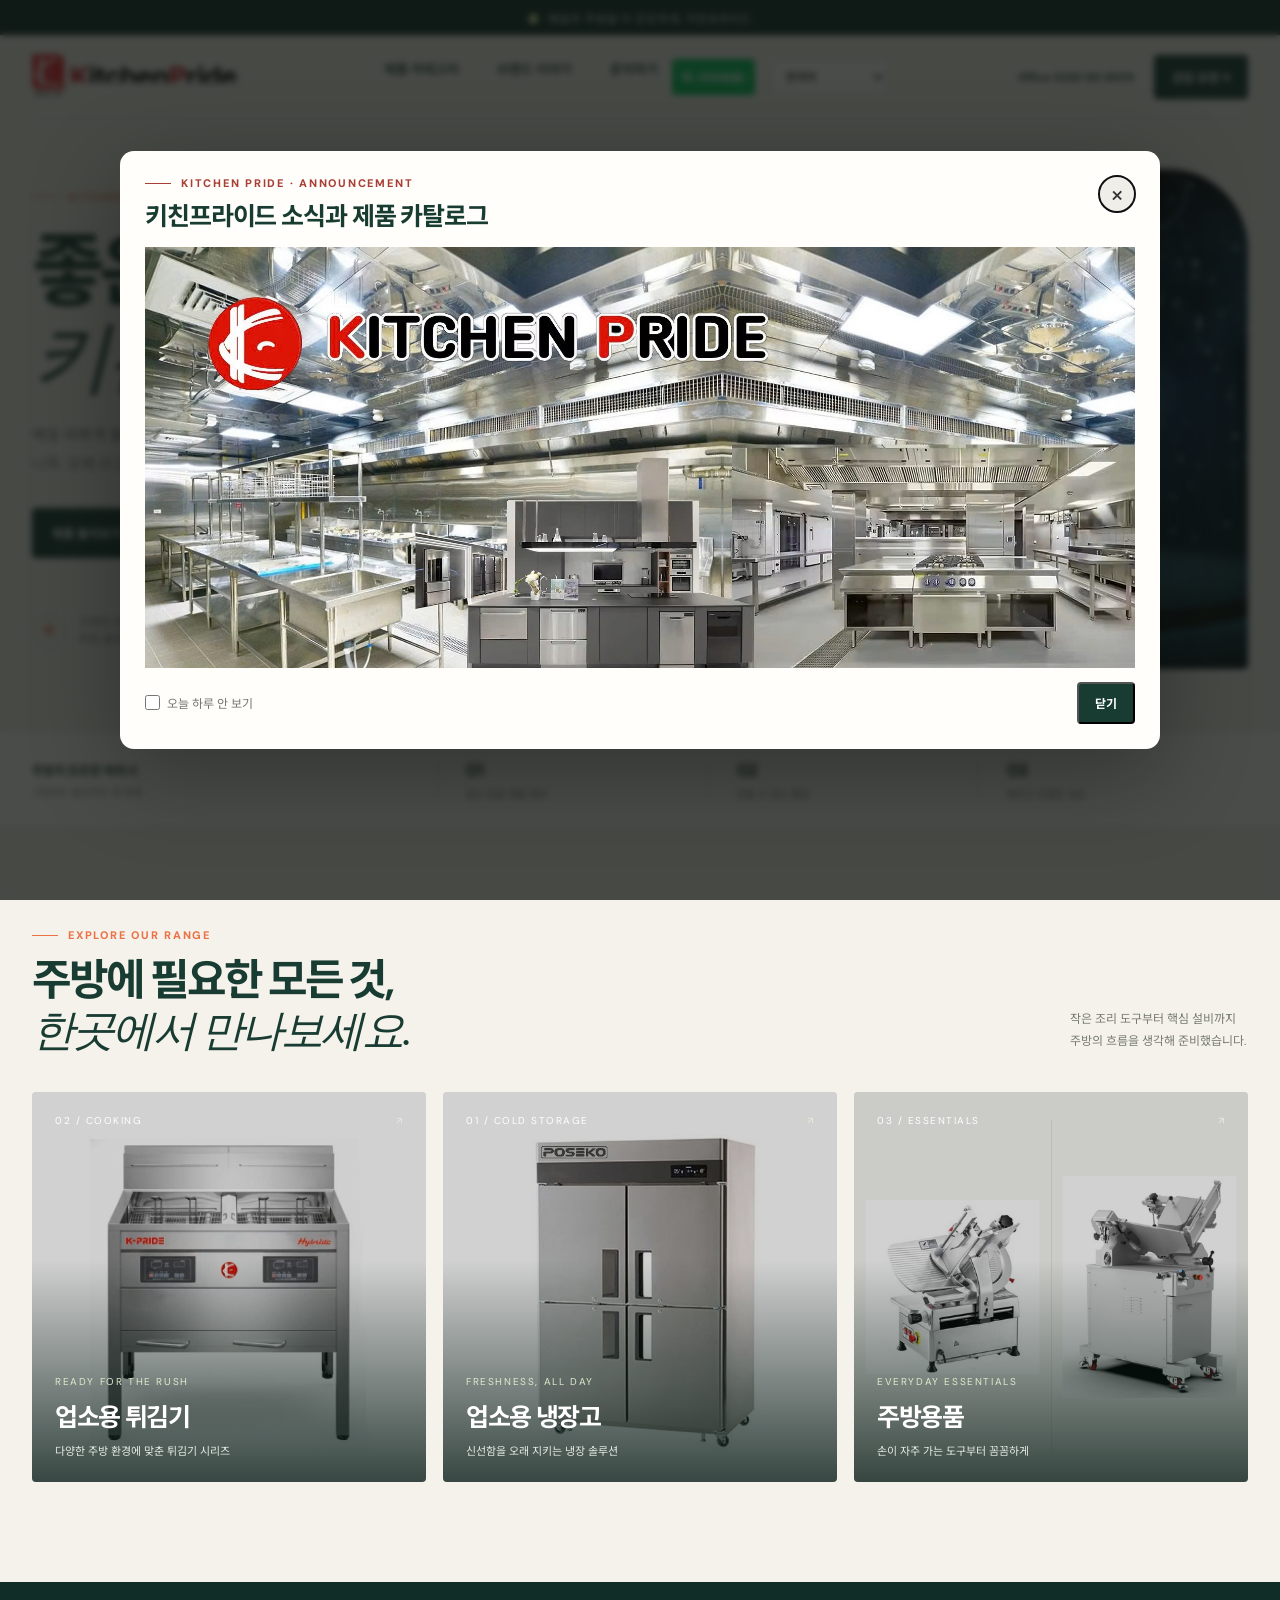
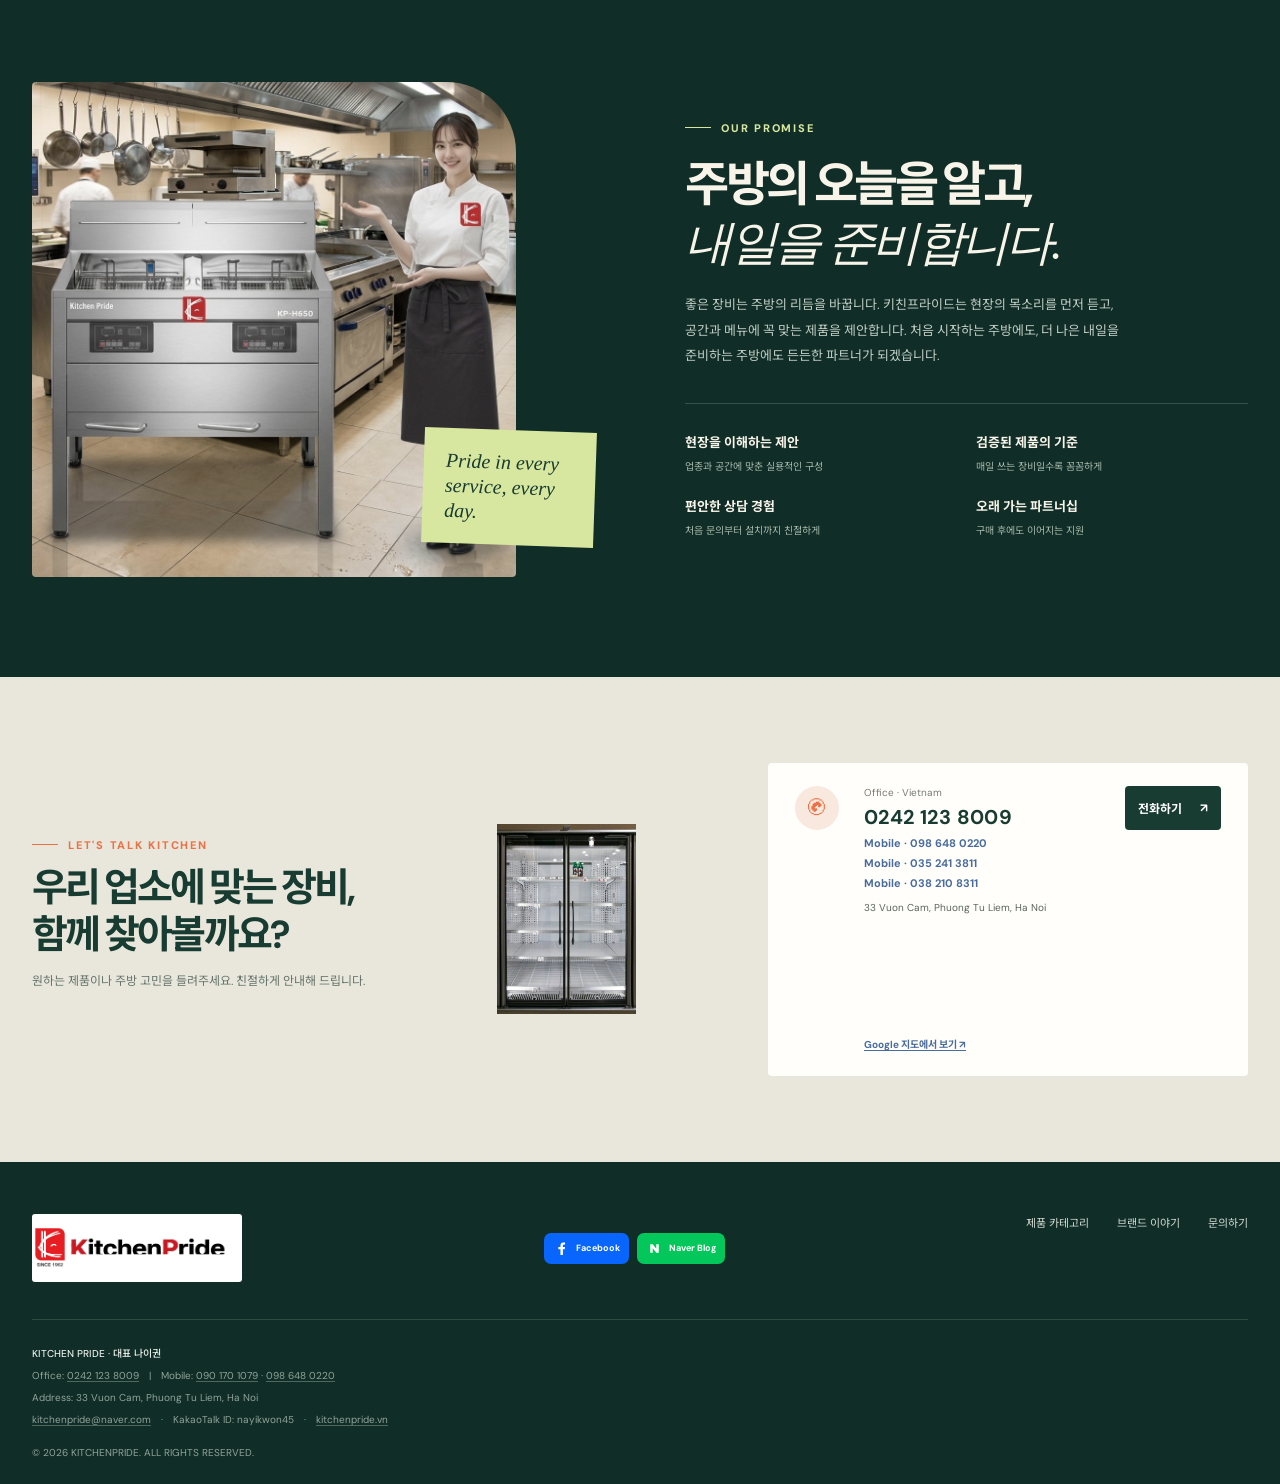
<file: index.html>
<!doctype html>
<html lang="ko">
<head>
<meta charset="utf-8"><meta name="viewport" content="width=device-width, initial-scale=1">
<meta name="theme-color" content="#f5f2eb"><meta name="description" content="키친프라이드 — 매일의 주방을 더 든든하게. 업소용 냉장고, 튀김기, 주방 설비 전문 상담.">
<title>키친프라이드 | 매일의 주방을 든든하게</title>
<link rel="preconnect" href="https://fonts.googleapis.com"><link rel="preconnect" href="https://fonts.gstatic.com" crossorigin>
<link href="https://fonts.googleapis.com/css2?family=DM+Sans:wght@400;500;600;700;800&family=Noto+Sans+KR:wght@400;500;600;700;800&display=swap" rel="stylesheet">
<link rel="stylesheet" href="styles.css?v=20261105-2">
</head>
<body>
<div class="topline"><span>●</span> 매일의 주방을 더 든든하게, 키친프라이드</div>
<header class="wrap nav"><a class="logo" href="#home" aria-label="키친프라이드 홈"><img src="assets/kitchenpride-horizontal-new.png" alt="키친프라이드 SINCE 1962"></a><nav class="nav-links" aria-label="주요 메뉴"><a href="#products">제품 카테고리</a><a href="history.html">브랜드 이야기</a><a href="#contact">문의하기</a><a class="nav-naver-link" href="https://m.blog.naver.com/kitchenpride?tab=1" target="_blank" rel="noopener noreferrer" aria-label="네이버 블로그 주방용품">N <span>(주방용품)</span></a></nav><div class="nav-right"><a href="tel:02421238009">Office 0242 123 8009</a><a class="cta" href="#contact">상담 요청 <span>↗</span></a></div><button class="menu" aria-label="메뉴 열기" aria-expanded="false">☰</button></header>
<main id="home"><section class="wrap hero"><div class="hero-copy"><div class="eyebrow">Kitchen equipment, with pride</div><h1>좋은 주방의 시작, <em>키친프라이드</em></h1><p>매일 바쁘게 돌아가는 주방일수록, 믿을 수 있는 장비가 필요하니까. 오래 쓰고 싶은 업소용 주방의 기준을 만듭니다.</p><div class="actions"><a class="button dark" href="#products">제품 둘러보기 <span class="arrow">↗</span></a><a class="button outline" href="#contact">전문가 상담</a></div><div class="hero-note"><span class="note-icon">✳</span><span>가게의 규모와 동선에 꼭 맞는<br>주방 설비를 함께 고민합니다.</span></div></div><div class="hero-visual"><img src="assets/kitchen-hero-brand.jpg" alt="깔끔한 업소용 스테인리스 주방"><div class="visual-index"></div><div class="visual-label"><small>Reliable by design</small><strong>매일의 피크 타임을 함께하는 장비</strong></div></div></section>
<div class="trust"><div class="wrap trust-inner"><div class="trust-lead">주방의 든든한 파트너<small>고민부터 설치까지, 한 번에</small></div><div class="trust-item"><strong>01</strong><span>업소 맞춤 제품 제안</span></div><div class="trust-item"><strong>02</strong><span>믿을 수 있는 품질</span></div><div class="trust-item"><strong>03</strong><span>빠르고 친절한 상담</span></div></div></div>
<section class="section wrap" id="products"><div class="section-head"><div><div class="eyebrow">Explore our range</div><h2>주방에 필요한 모든 것,<br><em>한곳에서 만나보세요.</em></h2></div><p>작은 조리 도구부터 핵심 설비까지<br>주방의 흐름을 생각해 준비했습니다.</p></div><div class="categories"><a class="category" href="fryer.html"><img src="assets/hybridfryingmachine10.jpg" alt="키프라이드 업소용 튀김기"><div class="cat-top"><span>02 / COOKING</span><b>↗</b></div><div class="cat-bottom"><small>READY FOR THE RUSH</small><h3>업소용 튀김기</h3><p>다양한 주방 환경에 맞춘 튀김기 시리즈</p></div></a><a class="category" href="refrigerator.html"><img src="assets/everzen-45box.jpg" alt="에버젠 45BOX 업소용 냉장고"><div class="cat-top"><span>01 / COLD STORAGE</span><b>↗</b></div><div class="cat-bottom"><small>FRESHNESS, ALL DAY</small><h3>업소용 냉장고</h3><p>신선함을 오래 지키는 냉장 솔루션</p></div></a><a class="category" href="kitchenware.html"><img src="assets/meatslicer-combined.jpg" alt="업소용 고기 슬라이서 2종"><div class="cat-top"><span>03 / ESSENTIALS</span><b>↗</b></div><div class="cat-bottom"><small>EVERYDAY ESSENTIALS</small><h3>주방용품</h3><p>손이 자주 가는 도구부터 꼼꼼하게</p></div></a></div></section>
<section class="story" id="about"><div class="wrap story-grid section"><div class="story-image"><img src="assets/brand-kitchen-professional.jpg" alt="키친프라이드 전문 모델이 업소용 튀김기를 소개하는 모습"><div class="image-tag">Pride in every<br>service, every day.</div></div><div class="story-copy"><div class="eyebrow">Our promise</div><h2>주방의 오늘을 알고,<br><em>내일을 준비합니다.</em></h2><p>좋은 장비는 주방의 리듬을 바꿉니다. 키친프라이드는 현장의 목소리를 먼저 듣고, 공간과 메뉴에 꼭 맞는 제품을 제안합니다. 처음 시작하는 주방에도, 더 나은 내일을 준비하는 주방에도 든든한 파트너가 되겠습니다.</p><div class="values"><div class="value"><strong>현장을 이해하는 제안</strong><span>업종과 공간에 맞춘 실용적인 구성</span></div><div class="value"><strong>검증된 제품의 기준</strong><span>매일 쓰는 장비일수록 꼼꼼하게</span></div><div class="value"><strong>편안한 상담 경험</strong><span>처음 문의부터 설치까지 친절하게</span></div><div class="value"><strong>오래 가는 파트너십</strong><span>구매 후에도 이어지는 지원</span></div></div></div></div></section>
<section class="contact" id="contact"><div class="wrap contact-inner"><div><div class="eyebrow">Let's talk kitchen</div><h2>우리 업소에 맞는 장비,<br>함께 찾아볼까요?</h2><p>원하는 제품이나 주방 고민을 들려주세요. 친절하게 안내해 드립니다.</p></div>
    
        <div class="contact-photo" style="width:260px;max-width:260px;flex:0 0 260px;overflow:hidden;">
      <img src="assets/commercial-refrigerator.jpg" alt="키친프라이드 주방 장비" style="display:block;width:100%;max-width:260px;height:190px;max-height:190px;object-fit:contain;">
    </div> 
    
    <div class="contact-card main-contact-card"><div class="contact-icon">✆</div>
    <div class="main-contact-details"><small>Office · Vietnam</small><strong>0242 123 8009</strong>
        <a class="main-mobile-number" href="tel:0986480220">Mobile · 098 648 0220</a>
        <a class="main-mobile-number" href="tel:0352413811">Mobile · 035 241 3811</a>
        <a class="main-mobile-number" href="tel:0382108311">Mobile · 038 210 8311</a>
        <address>33 Vuon Cam, Phuong Tu Liem, Ha Noi</address><iframe title="키친프라이드 하노이 매장 구글 지도" src="https://www.google.com/maps?q=33%20Vuon%20Cam%2C%20Phuong%20Tu%20Liem%2C%20Ha%20Noi&amp;output=embed" loading="lazy" referrerpolicy="no-referrer-when-downgrade"></iframe><a class="map-link" href="https://www.google.com/maps/search/?api=1&amp;query=33+Vuon+Cam%2C+Phuong+Tu+Liem%2C+Ha+Noi" target="_blank" rel="noopener noreferrer">Google 지도에서 보기 ↗</a></div><a class="button dark" href="tel:02421238009">전화하기 <span>↗</span></a></div></div></section>
<dialog class="home-announcement" id="home-announcement" aria-labelledby="announcement-title"><div class="home-announcement-head"><div><span class="eyebrow">KITCHEN PRIDE · ANNOUNCEMENT</span><h2 id="announcement-title">키친프라이드 소식과 제품 카탈로그</h2></div><button class="announcement-close" type="button" aria-label="팝업 닫기" data-announcement-close>×</button></div><div class="announcement-images" style="display:grid;grid-template-columns:minmax(0,1fr);gap:0;"><a href="assets/inside_kitchen1.jpg" target="_blank" rel="noopener noreferrer" aria-label="하노이 직영점 안내 이미지 원본 열기"><img src="assets/inside_kitchen1.jpg" alt="키친프라이드 하노이 직영점 오픈 안내" style="display:block;width:100%;height:auto;max-height:min(74vh,780px);object-fit:contain;"></a><div class="home-announcement-foot">
    <label class="announcement-hide-today">
        <input type="checkbox" id="announcement-hide-today">
        오늘 하루 안 보기
    </label>

    <button class="button dark" type="button"
            data-announcement-close>
        닫기
    </button>
</div></dialog></main>
<footer class="footer"><div class="wrap"><div class="footer-top"><a class="logo" href="#home" aria-label="키친프라이드 홈"><img src="assets/kitchenpride-horizontal-new.png" alt="키친프라이드 SINCE 1962"></a><div class="footer-social-links"><a class="kitchenware-social-facebook" href="https://www.facebook.com/kpmanager/photos_by?locale=ko_KR" target="_blank" rel="noopener noreferrer" aria-label="Facebook 제품 사진 보기"><svg viewBox="0 0 48 48" aria-hidden="true"><path d="M28 42V26h5l1-6h-6v-4c0-2 1-3 3-3h3V7h-5c-5 0-8 3-8 9v4h-6v6h6v16h7Z" fill="currentColor"/></svg><span>Facebook</span></a><a class="kitchenware-social-naver" href="https://m.blog.naver.com/kitchenpride?tab=1" target="_blank" rel="noopener noreferrer" aria-label="네이버 블로그 보기"><svg viewBox="0 0 48 48" aria-hidden="true"><path d="M12 36V12h7l10 13V12h7v24h-7L19 23v13h-7Z" fill="currentColor"/></svg><span>Naver Blog</span></a></div><div class="footer-links"><a href="#products">제품 카테고리</a><a href="history.html">브랜드 이야기</a><a href="#contact">문의하기</a></div></div><div class="footer-bottom"><div class="business-footer-info"><p><strong>KITCHEN PRIDE · 대표 나이권</strong></p><p>Office: <a href="tel:02421238009">0242 123 8009</a>　|　Mobile: <a href="tel:0901701079">090 170 1079</a> · <a href="tel:0986480220">098 648 0220</a></p><p>Address: 33 Vuon Cam, Phuong Tu Liem, Ha Noi</p><p><a href="mailto:kitchenpride@naver.com">kitchenpride@naver.com</a>　·　KakaoTalk ID: nayikwon45　·　<a href="https://kitchenpride.vn">kitchenpride.vn</a></p></div><span>© 2026 KITCHENPRIDE. ALL RIGHTS RESERVED.</span></div></div></footer>
<script src="app.js" defer></script>
</body></html>
</file>
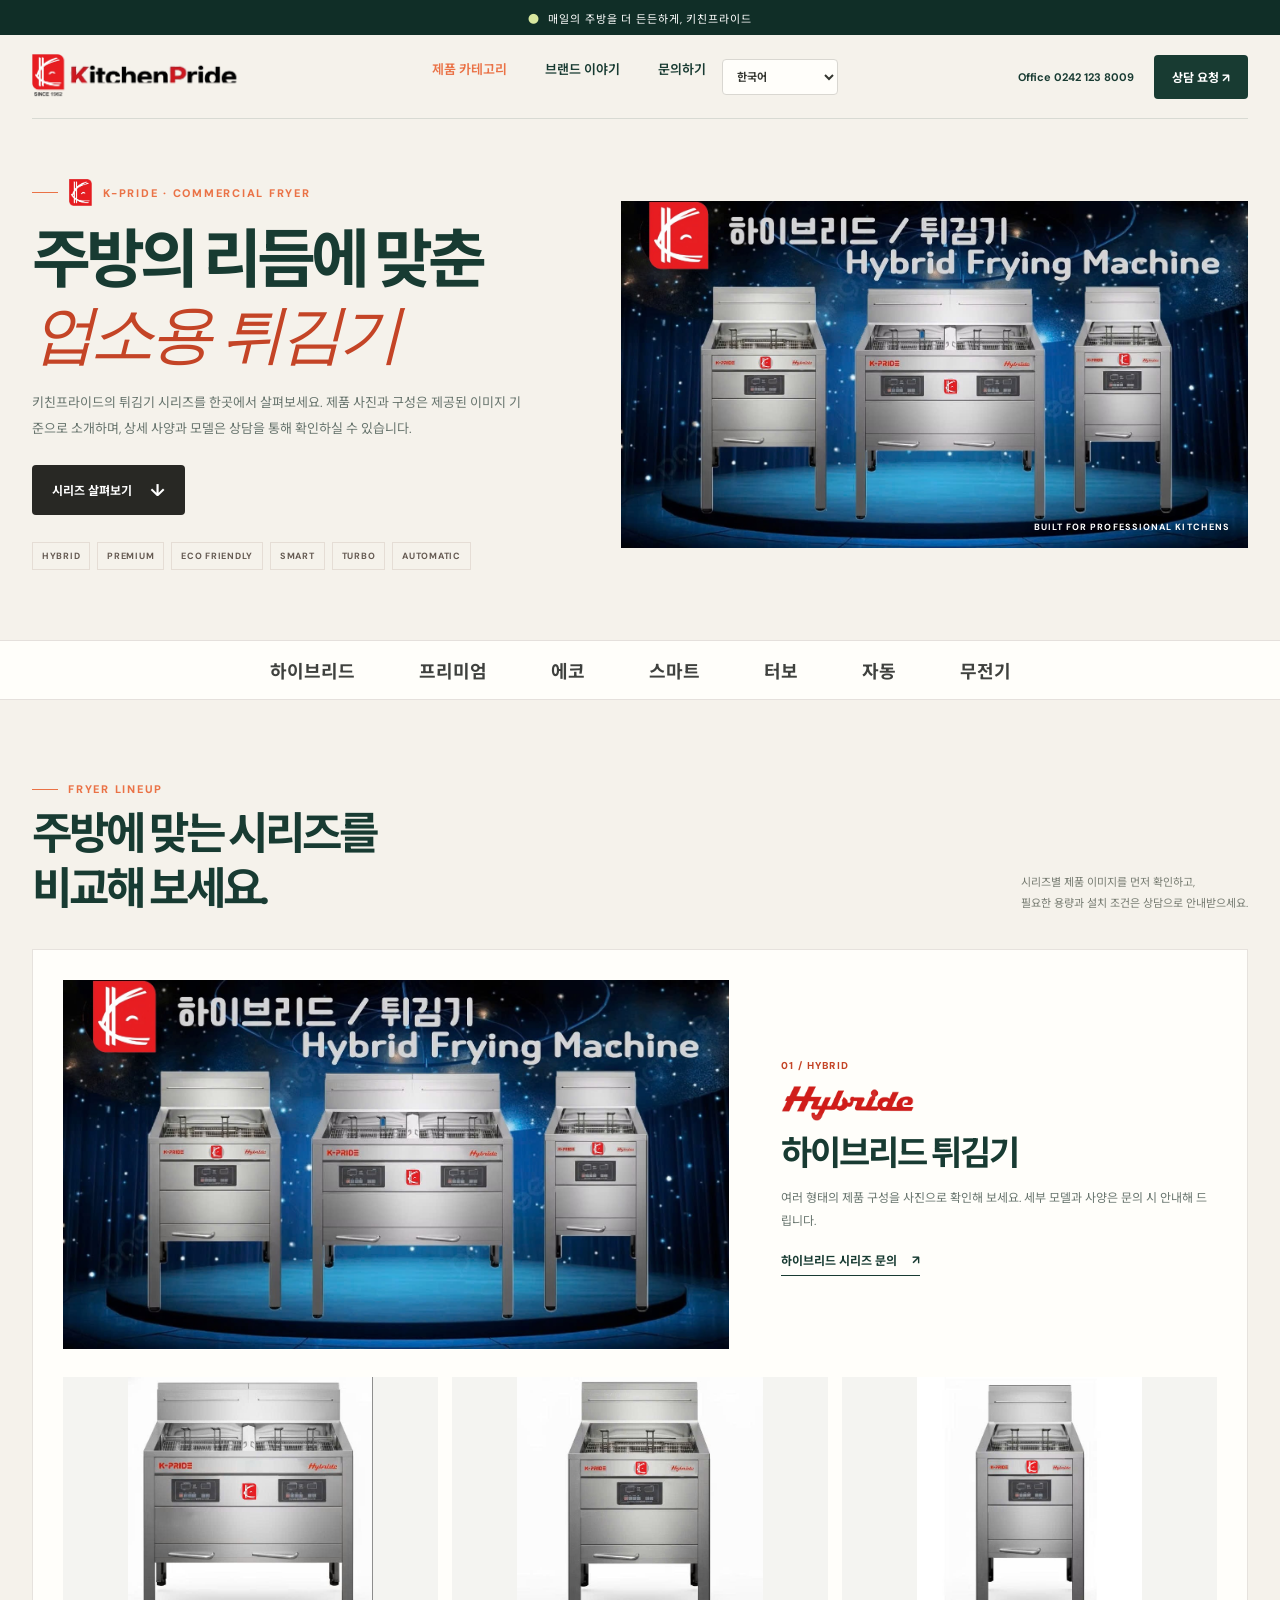
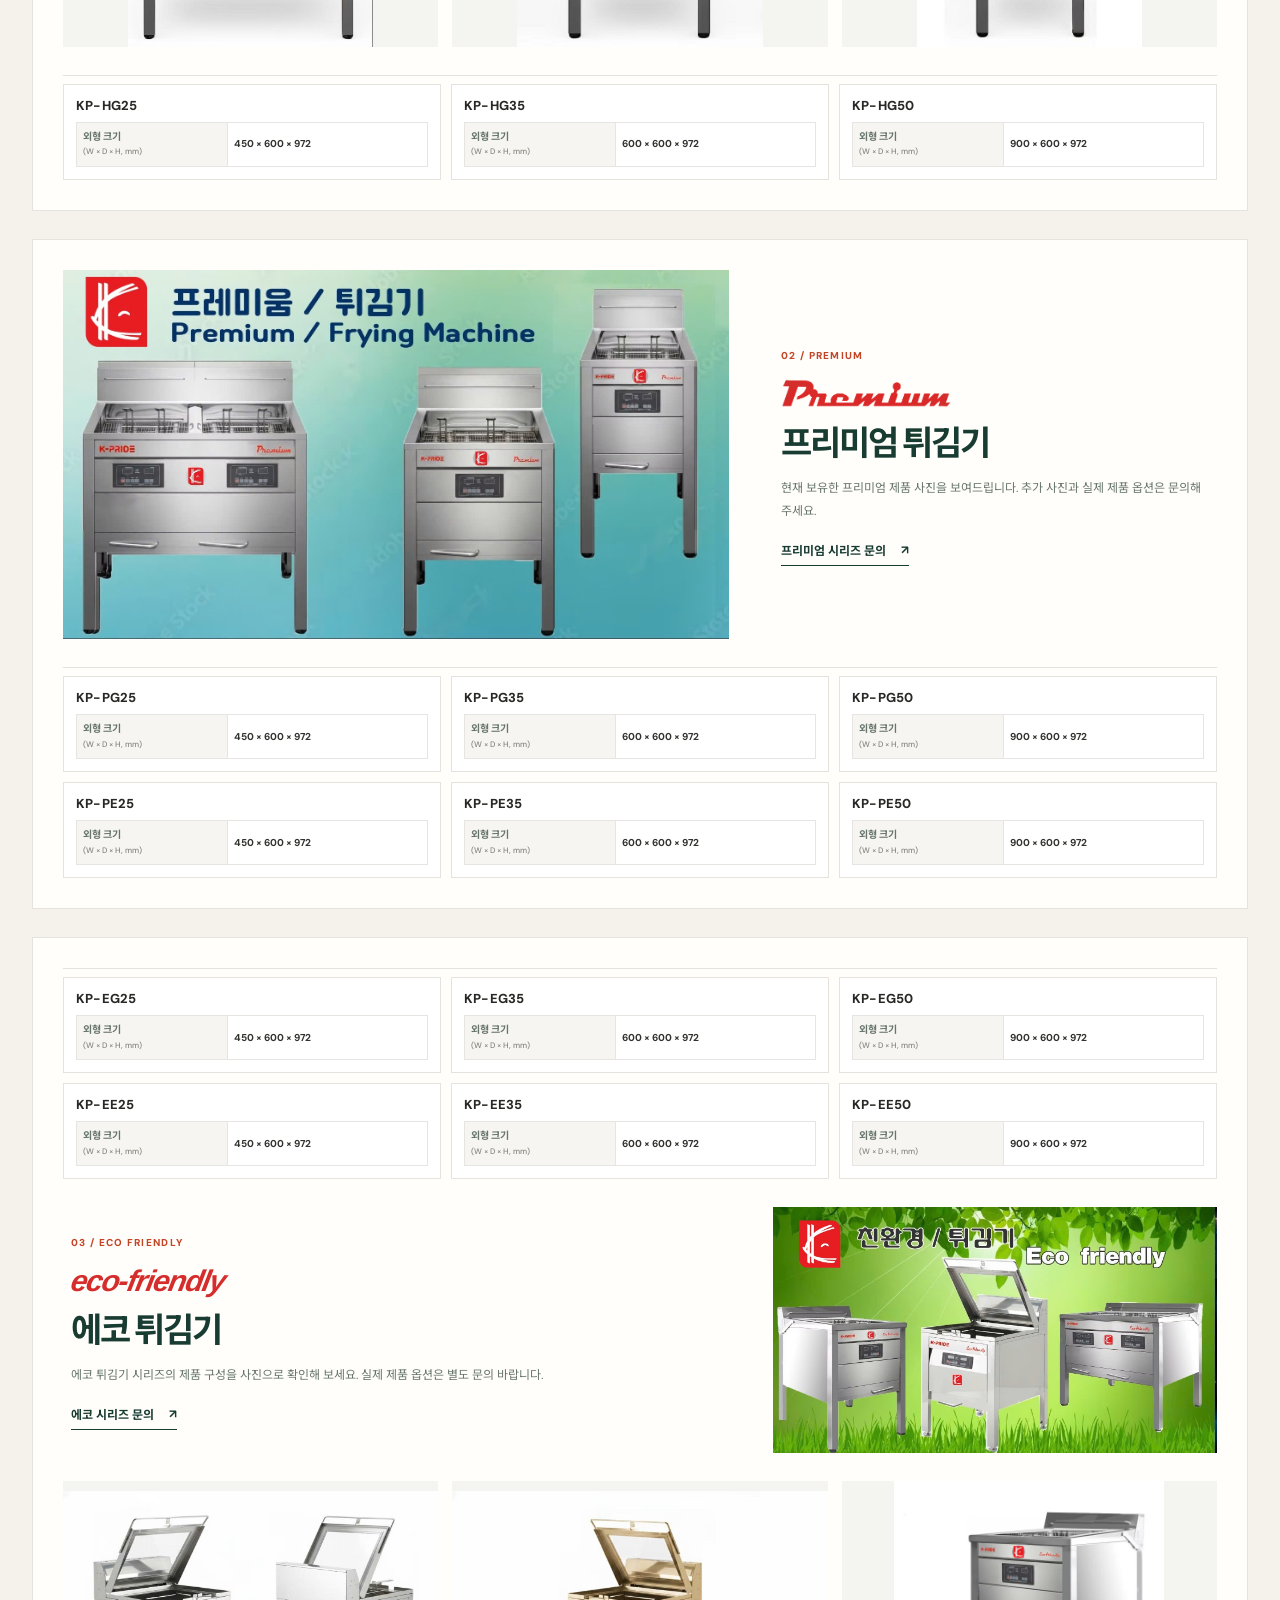
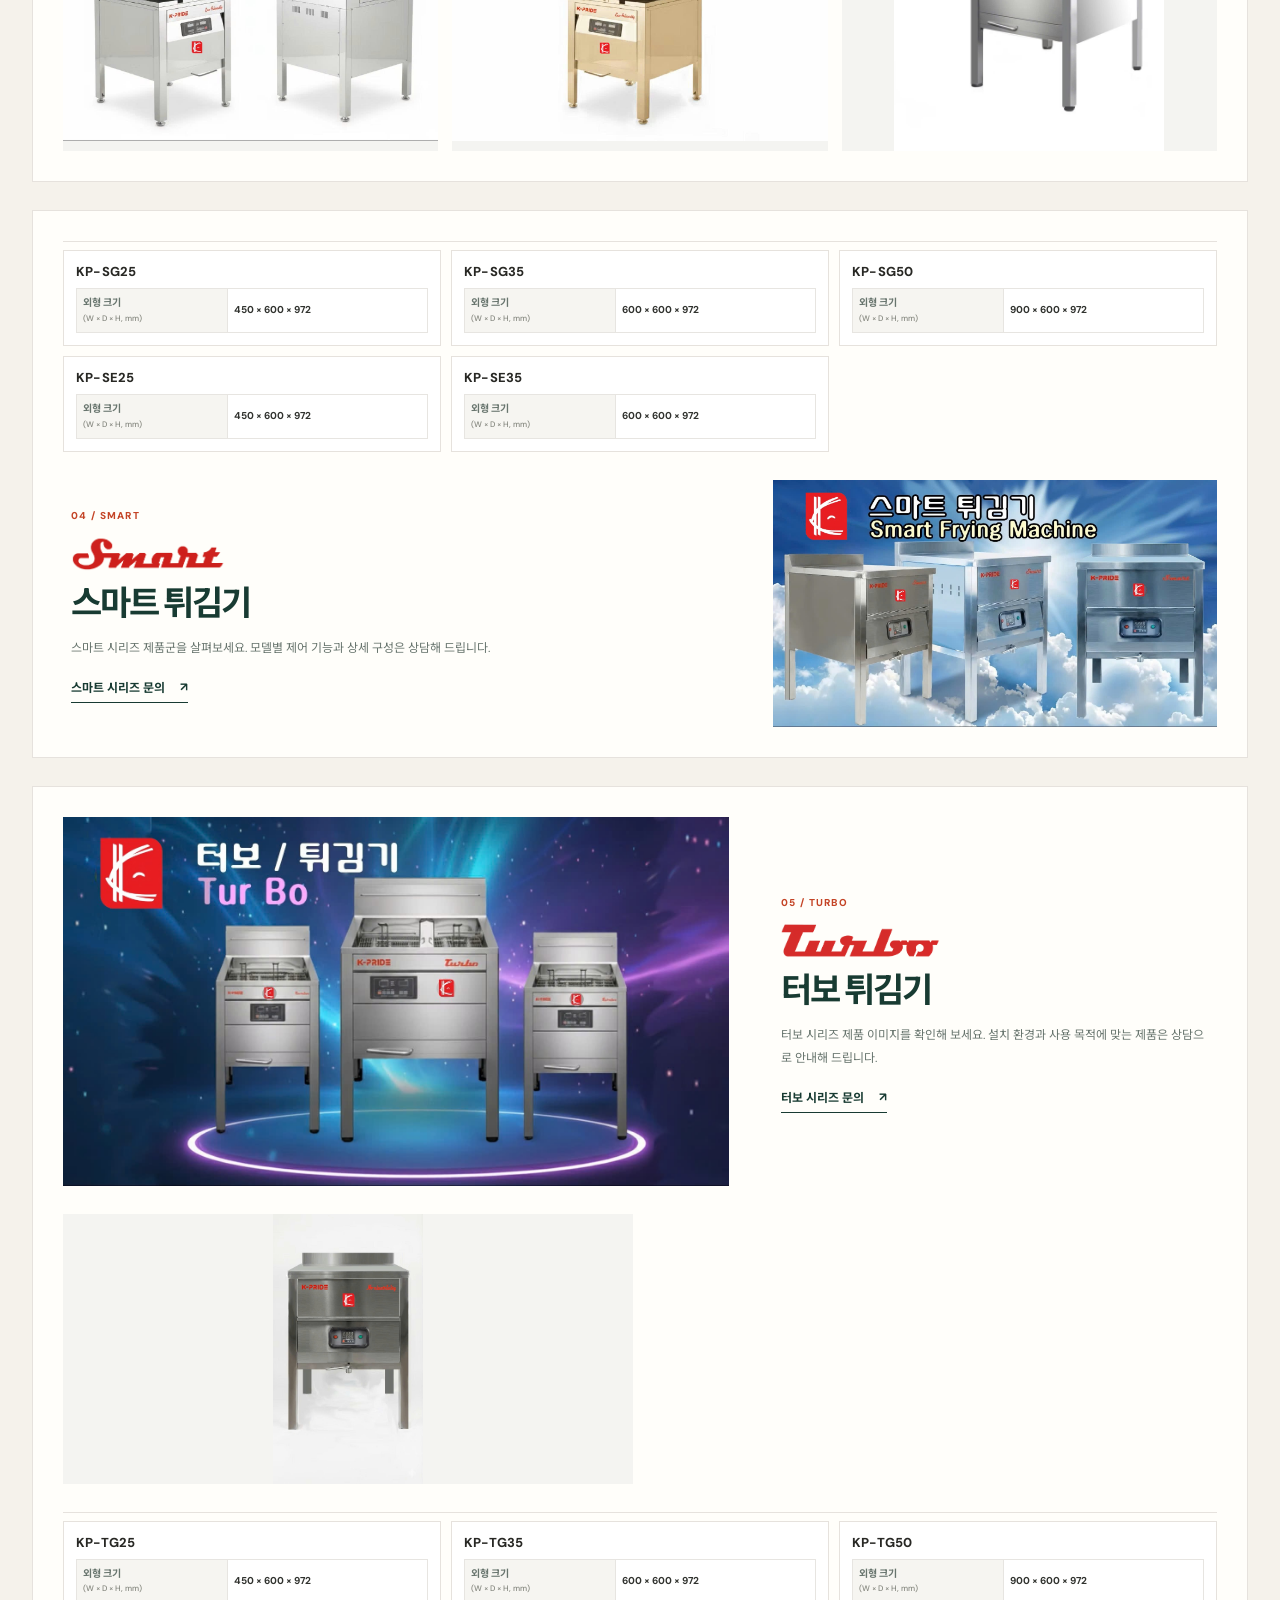
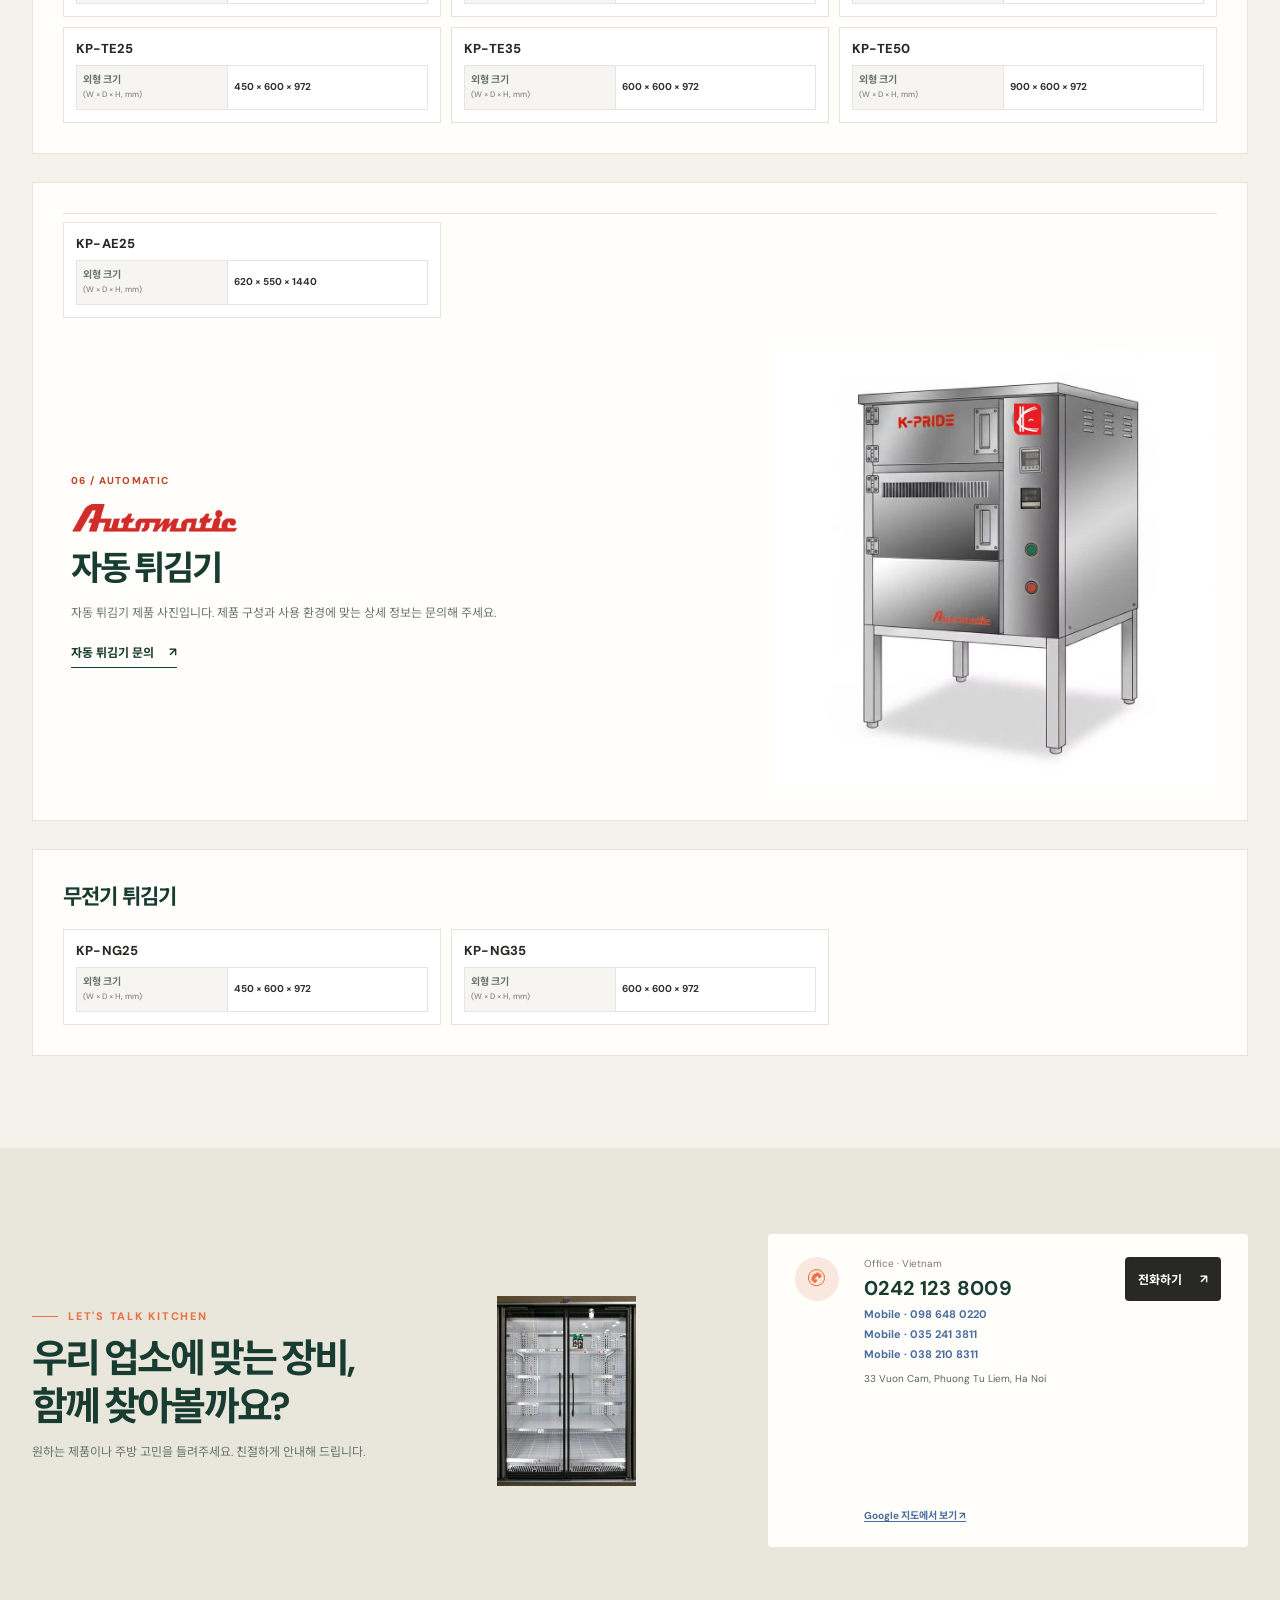
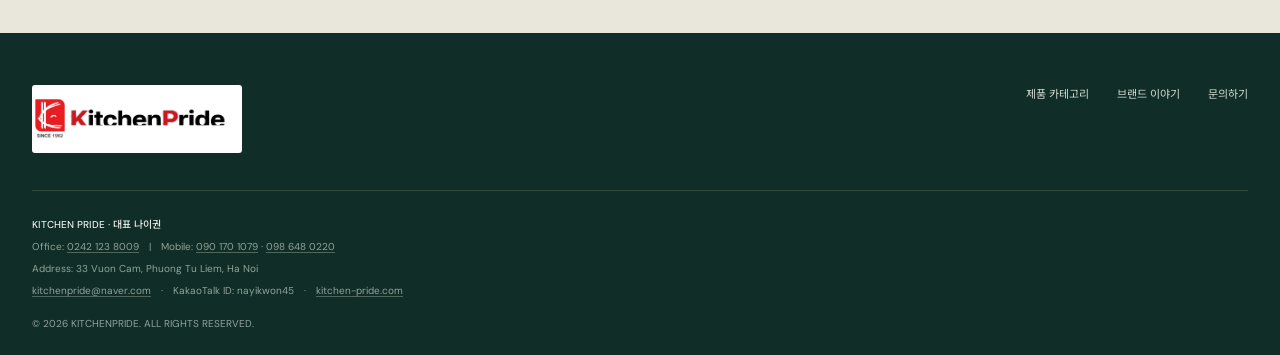
<file: fryer.html>
<!doctype html>
<html lang="ko">
<head>
  <meta charset="utf-8">
  <meta name="viewport" content="width=device-width, initial-scale=1">
  <meta name="theme-color" content="#f5f2eb">
  <meta name="description" content="키친프라이드 업소용 튀김기. 하이브리드, 프리미엄, 에코, 스마트, 터보, 자동 시리즈를 만나보세요.">
  <title>업소용 튀김기 | 키친프라이드</title>
  <link rel="preconnect" href="https://fonts.googleapis.com">
  <link rel="preconnect" href="https://fonts.gstatic.com" crossorigin>
  <link href="https://fonts.googleapis.com/css2?family=DM+Sans:wght@400;500;600;700;800&family=Noto+Sans+KR:wght@400;500;600;700;800&display=swap" rel="stylesheet">
  <link rel="stylesheet" href="styles.css?v=20261105-contact">
</head>
<body>
  <div class="topline"><span>●</span> 매일의 주방을 더 든든하게, 키친프라이드</div>
  <header class="wrap nav">
    <a class="logo" href="index.html#home" aria-label="키친프라이드 홈"><img src="assets/kitchenpride-horizontal-new.png" alt="키친프라이드 SINCE 1962"></a>
    <nav class="nav-links" aria-label="주요 메뉴"><a href="index.html#products" aria-current="page">제품 카테고리</a><a href="history.html">브랜드 이야기</a><a href="index.html#contact">문의하기</a></nav>
    <div class="nav-right"><a href="tel:02421238009">Office 0242 123 8009</a><a class="cta" href="index.html#contact">상담 요청 <span>↗</span></a></div>
    <button class="menu" aria-label="메뉴 열기" aria-expanded="false">☰</button>
  </header>
  <main class="fryer-page">
    <section class="wrap fryer-hero">
      <div class="fryer-hero-copy"><div class="eyebrow fryer-brand-title"><img src="assets/kitchenpride-mark.png" alt=""> K-PRIDE · COMMERCIAL FRYER</div><h1>주방의 리듬에 맞춘<br><em>업소용 튀김기</em></h1><p>키친프라이드의 튀김기 시리즈를 한곳에서 살펴보세요. 제품 사진과 구성은 제공된 이미지 기준으로 소개하며, 상세 사양과 모델은 상담을 통해 확인하실 수 있습니다.</p><a class="button dark" href="#fryer-series">시리즈 살펴보기 <span class="arrow">↓</span></a><div class="fryer-hero-tags"><span>HYBRID</span><span>PREMIUM</span><span>ECO FRIENDLY</span><span>SMART</span><span>TURBO</span><span>AUTOMATIC</span></div></div>
      <figure class="fryer-hero-visual"><img src="assets/hybridfryingmachine1-brand.jpg" alt="키친프라이드 하이브리드 업소용 튀김기 제품군"><figcaption>BUILT FOR PROFESSIONAL KITCHENS</figcaption></figure>
    </section>
    <nav class="fryer-series-nav" aria-label="튀김기 시리즈 바로가기"><div class="wrap"><a href="#hybrid">하이브리드</a><a href="#premium">프리미엄</a><a href="#eco">에코</a><a href="#smart">스마트</a><a href="#turbo">터보</a><a href="#automatic">자동</a><a href="#without-electricity">무전기</a></div></nav>
    <section class="wrap fryer-series" id="fryer-series">
      <header class="fryer-section-head"><div><span class="eyebrow">Fryer lineup</span><h2>주방에 맞는 시리즈를<br>비교해 보세요.</h2></div><p>시리즈별 제품 이미지를 먼저 확인하고,<br>필요한 용량과 설치 조건은 상담으로 안내받으세요.</p></header>
      <article class="fryer-series-card" id="hybrid"><div class="fryer-series-image"><img src="assets/hybridfryingmachine1-brand.jpg" alt="하이브리드 튀김기 시리즈"></div><div class="fryer-series-copy"><span class="fryer-index">01 / HYBRID</span><h3 class="fryer-series-title"><img src="assets/hybrid-title.png" alt="Hybrid"><span>하이브리드 튀김기</span></h3><p>여러 형태의 제품 구성을 사진으로 확인해 보세요. 세부 모델과 사양은 문의 시 안내해 드립니다.</p><a class="text-link" href="index.html#contact">하이브리드 시리즈 문의 <span>↗</span></a></div><div class="fryer-product-gallery"><img src="assets/hybridfryingmachine2-brand.jpg" alt="하이브리드 와이드형 튀김기"><img src="assets/hybridfryingmachine3-brand.jpg" alt="하이브리드 튀김기 제품"><img src="assets/hybridfryingmachine4-brand.jpg" alt="하이브리드 컴팩트 튀김기"></div>
        <div class="fryer-model-grid" aria-label="모델별 외형 크기">
          <div class="fryer-model-spec"><h4>KP-HG25</h4><table><tbody><tr><th scope="row">외형 크기<br><small>(W × D × H, mm)</small></th><td>450 × 600 × 972</td></tr></tbody></table></div>
          <div class="fryer-model-spec"><h4>KP-HG35</h4><table><tbody><tr><th scope="row">외형 크기<br><small>(W × D × H, mm)</small></th><td>600 × 600 × 972</td></tr></tbody></table></div>
          <div class="fryer-model-spec"><h4>KP-HG50</h4><table><tbody><tr><th scope="row">외형 크기<br><small>(W × D × H, mm)</small></th><td>900 × 600 × 972</td></tr></tbody></table></div>
        </div>
      </article>
      <article class="fryer-series-card" id="premium"><div class="fryer-series-image"><img src="assets/Premiumfryingmachine1-brand.jpg" alt="프리미엄 튀김기 시리즈"></div><div class="fryer-series-copy"><span class="fryer-index">02 / PREMIUM</span><h3 class="fryer-series-title"><img src="assets/premium-title.png" alt="Premium"><span>프리미엄 튀김기</span></h3><p>현재 보유한 프리미엄 제품 사진을 보여드립니다. 추가 사진과 실제 제품 옵션은 문의해 주세요.</p><a class="text-link" href="index.html#contact">프리미엄 시리즈 문의 <span>↗</span></a></div>
        <div class="fryer-model-grid" aria-label="모델별 외형 크기">
          <div class="fryer-model-spec"><h4>KP-PG25</h4><table><tbody><tr><th scope="row">외형 크기<br><small>(W × D × H, mm)</small></th><td>450 × 600 × 972</td></tr></tbody></table></div>
          <div class="fryer-model-spec"><h4>KP-PG35</h4><table><tbody><tr><th scope="row">외형 크기<br><small>(W × D × H, mm)</small></th><td>600 × 600 × 972</td></tr></tbody></table></div>
          <div class="fryer-model-spec"><h4>KP-PG50</h4><table><tbody><tr><th scope="row">외형 크기<br><small>(W × D × H, mm)</small></th><td>900 × 600 × 972</td></tr></tbody></table></div>
          <div class="fryer-model-spec"><h4>KP-PE25</h4><table><tbody><tr><th scope="row">외형 크기<br><small>(W × D × H, mm)</small></th><td>450 × 600 × 972</td></tr></tbody></table></div>
          <div class="fryer-model-spec"><h4>KP-PE35</h4><table><tbody><tr><th scope="row">외형 크기<br><small>(W × D × H, mm)</small></th><td>600 × 600 × 972</td></tr></tbody></table></div>
          <div class="fryer-model-spec"><h4>KP-PE50</h4><table><tbody><tr><th scope="row">외형 크기<br><small>(W × D × H, mm)</small></th><td>900 × 600 × 972</td></tr></tbody></table></div>
        </div>
      </article>
      <article class="fryer-series-card fryer-series-card-reverse" id="eco"><div class="fryer-series-image"><img src="assets/ecofriendlyfryng-brand.jpg" alt="에코 튀김기 시리즈"></div><div class="fryer-series-copy"><span class="fryer-index">03 / ECO FRIENDLY</span><h3 class="fryer-series-title"><img src="assets/eco-friendly-title.svg" alt="eco-friendly"><span>에코 튀김기</span></h3><p>에코 튀김기 시리즈의 제품 구성을 사진으로 확인해 보세요. 실제 제품 옵션은 별도 문의 바랍니다.</p><a class="text-link" href="index.html#contact">에코 시리즈 문의 <span>↗</span></a></div><div class="fryer-product-gallery"><img src="assets/ecofriendly3-brand.jpg" alt="에코 튀김기 제품 구성"><img src="assets/ecofriendlyfryng2-brand.jpg" alt="에코 튀김기 제품 사진"><img src="assets/ecofriendlyfryng3-brand.jpg" alt="에코 튀김기 제품 사진"></div>
        <div class="fryer-model-grid" aria-label="모델별 외형 크기">
          <div class="fryer-model-spec"><h4>KP-EG25</h4><table><tbody><tr><th scope="row">외형 크기<br><small>(W × D × H, mm)</small></th><td>450 × 600 × 972</td></tr></tbody></table></div>
          <div class="fryer-model-spec"><h4>KP-EG35</h4><table><tbody><tr><th scope="row">외형 크기<br><small>(W × D × H, mm)</small></th><td>600 × 600 × 972</td></tr></tbody></table></div>
          <div class="fryer-model-spec"><h4>KP-EG50</h4><table><tbody><tr><th scope="row">외형 크기<br><small>(W × D × H, mm)</small></th><td>900 × 600 × 972</td></tr></tbody></table></div>
          <div class="fryer-model-spec"><h4>KP-EE25</h4><table><tbody><tr><th scope="row">외형 크기<br><small>(W × D × H, mm)</small></th><td>450 × 600 × 972</td></tr></tbody></table></div>
          <div class="fryer-model-spec"><h4>KP-EE35</h4><table><tbody><tr><th scope="row">외형 크기<br><small>(W × D × H, mm)</small></th><td>600 × 600 × 972</td></tr></tbody></table></div>
          <div class="fryer-model-spec"><h4>KP-EE50</h4><table><tbody><tr><th scope="row">외형 크기<br><small>(W × D × H, mm)</small></th><td>900 × 600 × 972</td></tr></tbody></table></div>
        </div>
      </article>
      <article class="fryer-series-card fryer-series-card-reverse" id="smart"><div class="fryer-series-image"><img src="assets/Smartfryingmachine1-brand.jpg" alt="스마트 튀김기 시리즈"></div><div class="fryer-series-copy"><span class="fryer-index">04 / SMART</span><h3 class="fryer-series-title"><img src="assets/smart-title.png" alt="Smart"><span>스마트 튀김기</span></h3><p>스마트 시리즈 제품군을 살펴보세요. 모델별 제어 기능과 상세 구성은 상담해 드립니다.</p><a class="text-link" href="index.html#contact">스마트 시리즈 문의 <span>↗</span></a></div>
        <div class="fryer-model-grid" aria-label="모델별 외형 크기">
          <div class="fryer-model-spec"><h4>KP-SG25</h4><table><tbody><tr><th scope="row">외형 크기<br><small>(W × D × H, mm)</small></th><td>450 × 600 × 972</td></tr></tbody></table></div>
          <div class="fryer-model-spec"><h4>KP-SG35</h4><table><tbody><tr><th scope="row">외형 크기<br><small>(W × D × H, mm)</small></th><td>600 × 600 × 972</td></tr></tbody></table></div>
          <div class="fryer-model-spec"><h4>KP-SG50</h4><table><tbody><tr><th scope="row">외형 크기<br><small>(W × D × H, mm)</small></th><td>900 × 600 × 972</td></tr></tbody></table></div>
          <div class="fryer-model-spec"><h4>KP-SE25</h4><table><tbody><tr><th scope="row">외형 크기<br><small>(W × D × H, mm)</small></th><td>450 × 600 × 972</td></tr></tbody></table></div>
          <div class="fryer-model-spec"><h4>KP-SE35</h4><table><tbody><tr><th scope="row">외형 크기<br><small>(W × D × H, mm)</small></th><td>600 × 600 × 972</td></tr></tbody></table></div>
        </div>
      </article>
      <article class="fryer-series-card" id="turbo"><div class="fryer-series-image"><img src="assets/Turbofryingmachine1-brand.jpg" alt="터보 튀김기 시리즈"></div><div class="fryer-series-copy"><span class="fryer-index">05 / TURBO</span><h3 class="fryer-series-title"><img src="assets/turbo-title.png" alt="Turbo"><span>터보 튀김기</span></h3><p>터보 시리즈 제품 이미지를 확인해 보세요. 설치 환경과 사용 목적에 맞는 제품은 상담으로 안내해 드립니다.</p><a class="text-link" href="index.html#contact">터보 시리즈 문의 <span>↗</span></a></div><div class="fryer-product-gallery fryer-product-gallery-two"><img src="assets/5Turbofryingmachine4-brand.jpg" alt="터보 튀김기 제품 사진"></div>
        <div class="fryer-model-grid" aria-label="모델별 외형 크기">
          <div class="fryer-model-spec"><h4>KP-TG25</h4><table><tbody><tr><th scope="row">외형 크기<br><small>(W × D × H, mm)</small></th><td>450 × 600 × 972</td></tr></tbody></table></div>
          <div class="fryer-model-spec"><h4>KP-TG35</h4><table><tbody><tr><th scope="row">외형 크기<br><small>(W × D × H, mm)</small></th><td>600 × 600 × 972</td></tr></tbody></table></div>
          <div class="fryer-model-spec"><h4>KP-TG50</h4><table><tbody><tr><th scope="row">외형 크기<br><small>(W × D × H, mm)</small></th><td>900 × 600 × 972</td></tr></tbody></table></div>
          <div class="fryer-model-spec"><h4>KP-TE25</h4><table><tbody><tr><th scope="row">외형 크기<br><small>(W × D × H, mm)</small></th><td>450 × 600 × 972</td></tr></tbody></table></div>
          <div class="fryer-model-spec"><h4>KP-TE35</h4><table><tbody><tr><th scope="row">외형 크기<br><small>(W × D × H, mm)</small></th><td>600 × 600 × 972</td></tr></tbody></table></div>
          <div class="fryer-model-spec"><h4>KP-TE50</h4><table><tbody><tr><th scope="row">외형 크기<br><small>(W × D × H, mm)</small></th><td>900 × 600 × 972</td></tr></tbody></table></div>
        </div>
      </article>
      <article class="fryer-series-card fryer-series-card-reverse" id="automatic"><div class="fryer-series-image"><img src="assets/Automatic2-brand.jpg" alt="자동 튀김기 제품"></div><div class="fryer-series-copy"><span class="fryer-index">06 / AUTOMATIC</span><h3 class="fryer-series-title"><img src="assets/automatic-title.png" alt="Automatic"><span>자동 튀김기</span></h3><p>자동 튀김기 제품 사진입니다. 제품 구성과 사용 환경에 맞는 상세 정보는 문의해 주세요.</p><a class="text-link" href="index.html#contact">자동 튀김기 문의 <span>↗</span></a></div>
        <div class="fryer-model-grid" aria-label="모델별 외형 크기">
          <div class="fryer-model-spec"><h4>KP-AE25</h4><table><tbody><tr><th scope="row">외형 크기<br><small>(W × D × H, mm)</small></th><td>620 × 550 × 1440</td></tr></tbody></table></div>
        </div>
      </article>
      <section class="fryer-extra-models" id="without-electricity" aria-labelledby="no-electricity-title"><h3 id="no-electricity-title">무전기 튀김기</h3>
        <div class="fryer-model-grid" aria-label="모델별 외형 크기">
          <div class="fryer-model-spec"><h4>KP-NG25</h4><table><tbody><tr><th scope="row">외형 크기<br><small>(W × D × H, mm)</small></th><td>450 × 600 × 972</td></tr></tbody></table></div>
          <div class="fryer-model-spec"><h4>KP-NG35</h4><table><tbody><tr><th scope="row">외형 크기<br><small>(W × D × H, mm)</small></th><td>600 × 600 × 972</td></tr></tbody></table></div>
        </div>
      </section>
    </section>
    <section class="contact" id="contact"><div class="wrap contact-inner"><div><div class="eyebrow">Let's talk kitchen</div><h2>우리 업소에 맞는 장비,<br>함께 찾아볼까요?</h2><p>원하는 제품이나 주방 고민을 들려주세요. 친절하게 안내해 드립니다.</p></div>
    
        <div class="contact-photo" style="width:260px;max-width:260px;flex:0 0 260px;overflow:hidden;">
      <img src="assets/commercial-refrigerator.jpg" alt="키친프라이드 주방 장비" style="display:block;width:100%;max-width:260px;height:190px;max-height:190px;object-fit:contain;">
    </div> 
    
    <div class="contact-card main-contact-card"><div class="contact-icon">✆</div>
    <div class="main-contact-details"><small>Office · Vietnam</small><strong>0242 123 8009</strong>
        <a class="main-mobile-number" href="tel:0986480220">Mobile · 098 648 0220</a>
        <a class="main-mobile-number" href="tel:0352413811">Mobile · 035 241 3811</a>
        <a class="main-mobile-number" href="tel:0382108311">Mobile · 038 210 8311</a>
        <address>33 Vuon Cam, Phuong Tu Liem, Ha Noi</address><iframe title="키친프라이드 하노이 매장 구글 지도" src="https://www.google.com/maps?q=33%20Vuon%20Cam%2C%20Phuong%20Tu%20Liem%2C%20Ha%20Noi&amp;output=embed" loading="lazy" referrerpolicy="no-referrer-when-downgrade"></iframe><a class="map-link" href="https://www.google.com/maps/search/?api=1&amp;query=33+Vuon+Cam%2C+Phuong+Tu+Liem%2C+Ha+Noi" target="_blank" rel="noopener noreferrer">Google 지도에서 보기 ↗</a></div><a class="button dark" href="tel:02421238009">전화하기 <span>↗</span></a></div></div></section>
  </main>
  <footer class="footer"><div class="wrap"><div class="footer-top"><a class="logo" href="index.html#home" aria-label="키친프라이드 홈"><img src="assets/kitchenpride-horizontal-new.png" alt="키친프라이드 SINCE 1962"></a><div class="footer-links"><a href="index.html#products">제품 카테고리</a><a href="history.html">브랜드 이야기</a><a href="index.html#contact">문의하기</a></div></div><div class="footer-bottom"><div class="business-footer-info"><p><strong>KITCHEN PRIDE · 대표 나이권</strong></p><p>Office: <a href="tel:02421238009">0242 123 8009</a>　|　Mobile: <a href="tel:0901701079">090 170 1079</a> · <a href="tel:0986480220">098 648 0220</a></p><p>Address: 33 Vuon Cam, Phuong Tu Liem, Ha Noi</p><p><a href="mailto:kitchenpride@naver.com">kitchenpride@naver.com</a>　·　KakaoTalk ID: nayikwon45　·　<a href="https://kitchen-pride.com">kitchen-pride.com</a></p></div><span>© 2026 KITCHENPRIDE. ALL RIGHTS RESERVED.</span></div></div></footer>
  <script src="app.js" defer></script>
</body>
</html>
</file>
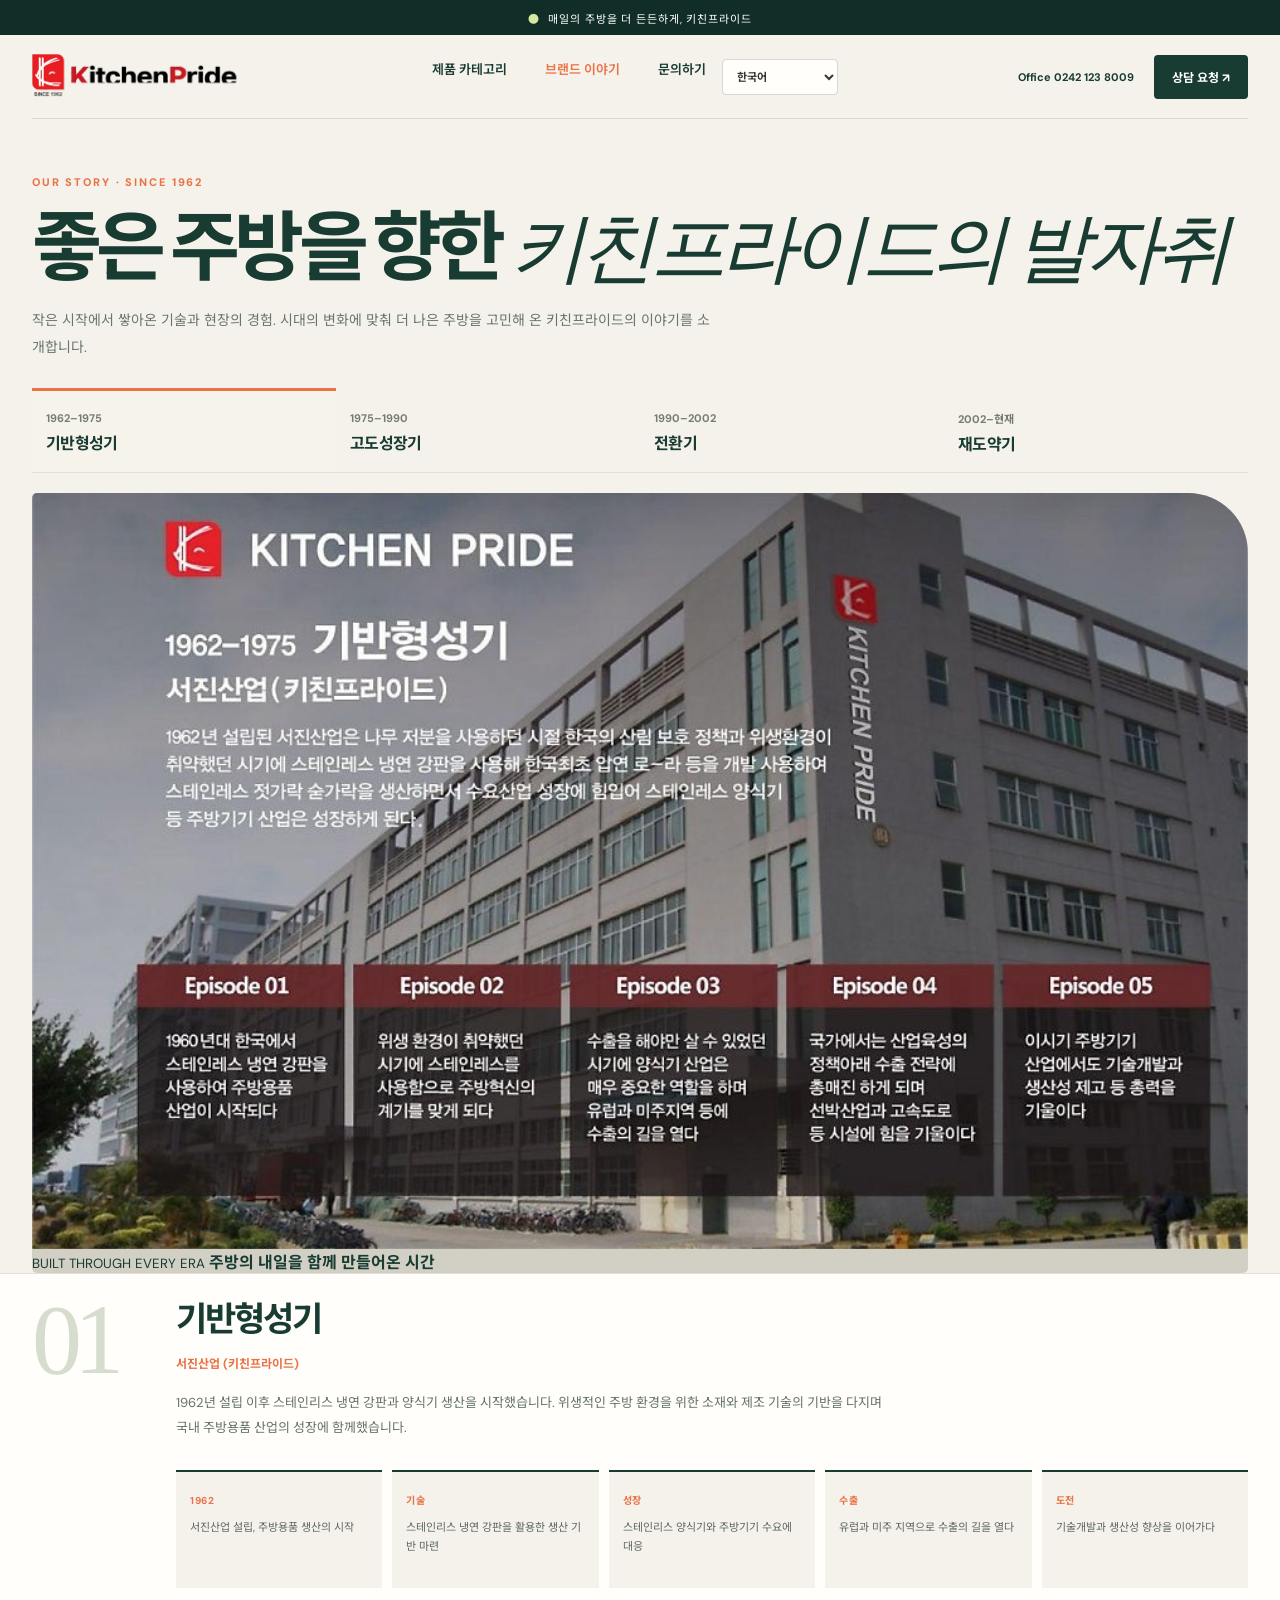
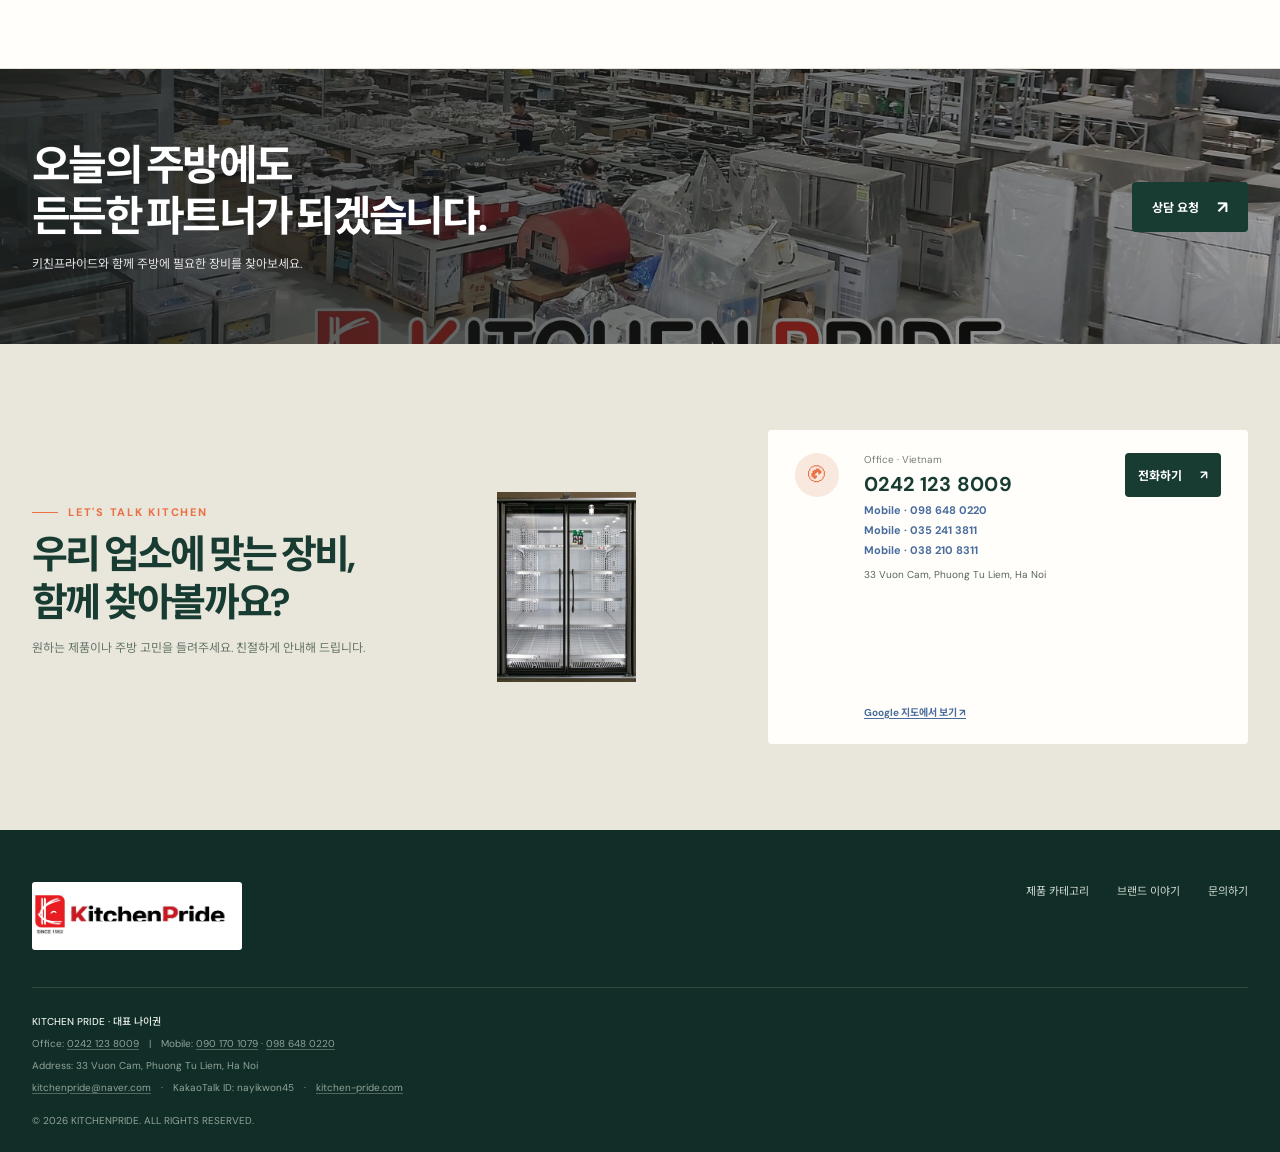
<file: history.html>
<!doctype html>
<html lang="ko">
<head>
  <meta charset="utf-8">
  <meta name="viewport" content="width=device-width, initial-scale=1">
  <meta name="theme-color" content="#f5f2eb">
  <meta name="description" content="1962년부터 이어온 키친프라이드의 브랜드 이야기와 발자취.">
  <title>브랜드 이야기 | 키친프라이드</title>

  <link rel="preconnect" href="https://fonts.googleapis.com">
  <link rel="preconnect" href="https://fonts.gstatic.com" crossorigin>
  <link href="https://fonts.googleapis.com/css2?family=DM+Sans:wght@400;500;600;700;800&family=Noto+Sans+KR:wght@400;500;600;700;800&display=swap" rel="stylesheet">
  <link rel="stylesheet" href="styles.css?v=20261105-contact">
</head>

<body>
  <div class="topline">
    <span>●</span> 매일의 주방을 더 든든하게, 키친프라이드
  </div>

  <header class="wrap nav">
    <a class="logo" href="index.html#home" aria-label="키친프라이드 홈">
      <img src="assets/kitchenpride-horizontal-new.png" alt="키친프라이드 SINCE 1962">
    </a>

    <nav class="nav-links" aria-label="주요 메뉴">
      <a href="index.html#products">제품 카테고리</a>
      <a href="history.html" aria-current="page">브랜드 이야기</a>
      <a href="index.html#contact">문의하기</a>
    </nav>

    <div class="nav-right">
      <a href="tel:02421238009">Office 0242 123 8009</a>
      <a class="cta" href="index.html#contact">상담 요청 <span>↗</span></a>
    </div>

    <button class="menu" aria-label="메뉴 열기" aria-expanded="false">☰</button>
  </header>

  <main>
    <section class="wrap history-hero">
      <div class="history-kicker">Our story · Since 1962</div>

      <h1 class="history-title">
        좋은 주방을 향한
        <em>키친프라이드의 발자취</em>
      </h1>

      <p class="history-intro">
        작은 시작에서 쌓아온 기술과 현장의 경험.
        시대의 변화에 맞춰 더 나은 주방을 고민해 온 키친프라이드의 이야기를 소개합니다.
      </p>

      <!-- 메인 문구 바로 아래에 연혁 버튼 배치 -->
      <div class="era-tabs" role="tablist" aria-label="키친프라이드 연혁">
        <button class="era-tab" data-image="assets/kitchenpride-k1.jpg"
                id="era-tab-0" role="tab" aria-selected="true"
                aria-controls="era-panel-0" tabindex="0">
          <small>1962–1975</small><strong>기반형성기</strong>
        </button>

        <button class="era-tab" data-image="assets/kitchenpride-k2.jpg"
                id="era-tab-1" role="tab" aria-selected="false"
                aria-controls="era-panel-1" tabindex="-1">
          <small>1975–1990</small><strong>고도성장기</strong>
        </button>

        <button class="era-tab" data-image="assets/kitchenpride-k3.jpg"
                id="era-tab-2" role="tab" aria-selected="false"
                aria-controls="era-panel-2" tabindex="-1">
          <small>1990–2002</small><strong>전환기</strong>
        </button>

        <button class="era-tab" data-image="assets/kitchenpride-k4.jpg"
                id="era-tab-3" role="tab" aria-selected="false"
                aria-controls="era-panel-3" tabindex="-1">
          <small>2002–현재</small><strong>재도약기</strong>
        </button>
      </div>

      <div class="history-visual">
        <img id="era-image"
             src="assets/kitchenpride-k1.jpg"
             alt="키친프라이드 연혁 사진: 기반형성기">
        <div class="visual-caption">
          <small>BUILT THROUGH EVERY ERA</small>
          <strong>주방의 내일을 함께 만들어온 시간</strong>
        </div>
      </div>
    </section>

    <section class="history-timeline">
      <div class="wrap">
        <div class="timeline-head">
          <div>
            <div class="eyebrow">Milestones</div>
            <h2>시대마다 이어온<br>도전과 성장</h2>
          </div>
          <p>
            시기를 선택해 주요 발자취를 살펴보세요.<br>
            키보드 방향키로도 이동할 수 있습니다.
          </p>
        </div>

        <section class="era-panel" id="era-panel-0"
                 role="tabpanel" aria-labelledby="era-tab-0">
          <div class="era-number">01</div>
          <div class="era-copy">
            <h3>기반형성기</h3>
            <div class="era-company">서진산업 (키친프라이드)</div>
            <p>
              1962년 설립 이후 스테인리스 냉연 강판과 양식기 생산을 시작했습니다.
              위생적인 주방 환경을 위한 소재와 제조 기술의 기반을 다지며
              국내 주방용품 산업의 성장에 함께했습니다.
            </p>
            <div class="milestones">
              <article class="milestone"><b>1962</b><p>서진산업 설립, 주방용품 생산의 시작</p></article>
              <article class="milestone"><b>기술</b><p>스테인리스 냉연 강판을 활용한 생산 기반 마련</p></article>
              <article class="milestone"><b>성장</b><p>스테인리스 양식기와 주방기기 수요에 대응</p></article>
              <article class="milestone"><b>수출</b><p>유럽과 미주 지역으로 수출의 길을 열다</p></article>
              <article class="milestone"><b>도전</b><p>기술개발과 생산성 향상을 이어가다</p></article>
            </div>
          </div>
        </section>

        <section class="era-panel" id="era-panel-1"
                 role="tabpanel" aria-labelledby="era-tab-1" hidden>
          <div class="era-number">02</div>
          <div class="era-copy">
            <h3>고도성장기</h3>
            <div class="era-company">은성주방기기유한공사</div>
            <p>
              수출 협력과 제품 개발을 확대하며 성장의 속도를 높였습니다.
              디자인과 품질을 꾸준히 개선하고 국내 주요 백화점에 제품을 공급하며
              시장을 넓혀갔습니다.
            </p>
            <div class="milestones">
              <article class="milestone"><b>생산</b><p>설비 확장과 인력 양성으로 생산성 향상</p></article>
              <article class="milestone"><b>수출</b><p>수출 시장 확대와 해외 판로 개척</p></article>
              <article class="milestone"><b>제품</b><p>다양한 주방기기 제품을 개발·공급</p></article>
              <article class="milestone"><b>유통</b><p>롯데·신세계 등 주요 백화점 입점</p></article>
              <article class="milestone"><b>도약</b><p>품질과 디자인 경쟁력을 강화</p></article>
            </div>
          </div>
        </section>

        <section class="era-panel" id="era-panel-2"
                 role="tabpanel" aria-labelledby="era-tab-2" hidden>
          <div class="era-number">03</div>
          <div class="era-copy">
            <h3>전환기</h3>
            <div class="era-company">은성주방기기유한공사</div>
            <p>
              1990년대 시장 변화 속에서 새로운 생산 기반을 마련했습니다.
              1993년 중국 천진에 공장을 세우고 유럽 수출과 중국 내 유통을 이어가며
              다음 성장을 준비했습니다.
            </p>
            <div class="milestones">
              <article class="milestone"><b>1990s</b><p>시장 변화에 맞춰 사업 방향을 재정비</p></article>
              <article class="milestone"><b>1993</b><p>중국 천진에 생산 공장 설립</p></article>
              <article class="milestone"><b>수출</b><p>유럽 지역 수출을 지속</p></article>
              <article class="milestone"><b>공급</b><p>중국 현지 백화점과 유통망에 공급</p></article>
              <article class="milestone"><b>전환</b><p>새로운 시장과 운영 기반을 구축</p></article>
            </div>
          </div>
        </section>

        <section class="era-panel" id="era-panel-3"
                 role="tabpanel" aria-labelledby="era-tab-3" hidden>
          <div class="era-number">04</div>
          <div class="era-copy">
            <h3>재도약기</h3>
            <div class="era-company">은성주방설비유한공사 · 홍콩국제무역유한공사</div>
            <p>
              해외 무역과 공급망을 넓히며 다양한 외식 브랜드와 거래처에 제품을 공급하고 있습니다.
              꾸준한 품질 개선과 신상품 개발로 새로운 도전을 이어갑니다.
            </p>
            <div class="milestones">
              <article class="milestone"><b>2002–</b><p>새로운 성장 기반을 다지고 사업을 확장</p></article>
              <article class="milestone"><b>2005</b><p>홍콩국제무역유한공사 설립</p></article>
              <article class="milestone"><b>공급</b><p>국내외 유통·외식 업체 공급망 확대</p></article>
              <article class="milestone"><b>수출</b><p>독일, 벨기에, 캐나다 등으로 수출</p></article>
              <article class="milestone"><b>현재</b><p>품질 개선과 신상품 개발을 계속하다</p></article>
            </div>
          </div>
        </section>
      </div>
    </section>

    <section class="history-cta">
      <div class="wrap history-cta-inner">
        <div>
          <h2>오늘의 주방에도<br>든든한 파트너가 되겠습니다.</h2>
          <p>키친프라이드와 함께 주방에 필요한 장비를 찾아보세요.</p>
        </div>
        <a class="button dark" href="index.html#contact">
          상담 요청 <span class="arrow">↗</span>
        </a>
      </div>
    </section>
  <section class="contact" id="contact"><div class="wrap contact-inner"><div><div class="eyebrow">Let's talk kitchen</div><h2>우리 업소에 맞는 장비,<br>함께 찾아볼까요?</h2><p>원하는 제품이나 주방 고민을 들려주세요. 친절하게 안내해 드립니다.</p></div>
    
        <div class="contact-photo" style="width:260px;max-width:260px;flex:0 0 260px;overflow:hidden;">
      <img src="assets/commercial-refrigerator.jpg" alt="키친프라이드 주방 장비" style="display:block;width:100%;max-width:260px;height:190px;max-height:190px;object-fit:contain;">
    </div> 
    
    <div class="contact-card main-contact-card"><div class="contact-icon">✆</div>
    <div class="main-contact-details"><small>Office · Vietnam</small><strong>0242 123 8009</strong>
        <a class="main-mobile-number" href="tel:0986480220">Mobile · 098 648 0220</a>
        <a class="main-mobile-number" href="tel:0352413811">Mobile · 035 241 3811</a>
        <a class="main-mobile-number" href="tel:0382108311">Mobile · 038 210 8311</a>
        <address>33 Vuon Cam, Phuong Tu Liem, Ha Noi</address><iframe title="키친프라이드 하노이 매장 구글 지도" src="https://www.google.com/maps?q=33%20Vuon%20Cam%2C%20Phuong%20Tu%20Liem%2C%20Ha%20Noi&amp;output=embed" loading="lazy" referrerpolicy="no-referrer-when-downgrade"></iframe><a class="map-link" href="https://www.google.com/maps/search/?api=1&amp;query=33+Vuon+Cam%2C+Phuong+Tu+Liem%2C+Ha+Noi" target="_blank" rel="noopener noreferrer">Google 지도에서 보기 ↗</a></div><a class="button dark" href="tel:02421238009">전화하기 <span>↗</span></a></div></div></section>
</main>

  <footer class="footer">
    <div class="wrap">
      <div class="footer-top">
        <a class="logo" href="index.html#home" aria-label="키친프라이드 홈">
          <img src="assets/kitchenpride-horizontal-new.png" alt="키친프라이드 SINCE 1962">
        </a>
        <div class="footer-links">
          <a href="index.html#products">제품 카테고리</a>
          <a href="history.html" aria-current="page">브랜드 이야기</a>
          <a href="index.html#contact">문의하기</a>
        </div>
      </div>
      <div class="footer-bottom">
        <div class="business-footer-info">
          <p><strong>KITCHEN PRIDE · 대표 나이권</strong></p>
          <p>Office: <a href="tel:02421238009">0242 123 8009</a>　|　Mobile: <a href="tel:0901701079">090 170 1079</a> · <a href="tel:0986480220">098 648 0220</a></p>
          <p>Address: 33 Vuon Cam, Phuong Tu Liem, Ha Noi</p>
          <p><a href="mailto:kitchenpride@naver.com">kitchenpride@naver.com</a>　·　KakaoTalk ID: nayikwon45　·　<a href="https://kitchen-pride.com">kitchen-pride.com</a></p>
        </div>
        <span>© 2026 KITCHENPRIDE. ALL RIGHTS RESERVED.</span>
      </div>
    </div>
  </footer>

  <script src="app.js" defer></script>
</body>
</html>
</file>
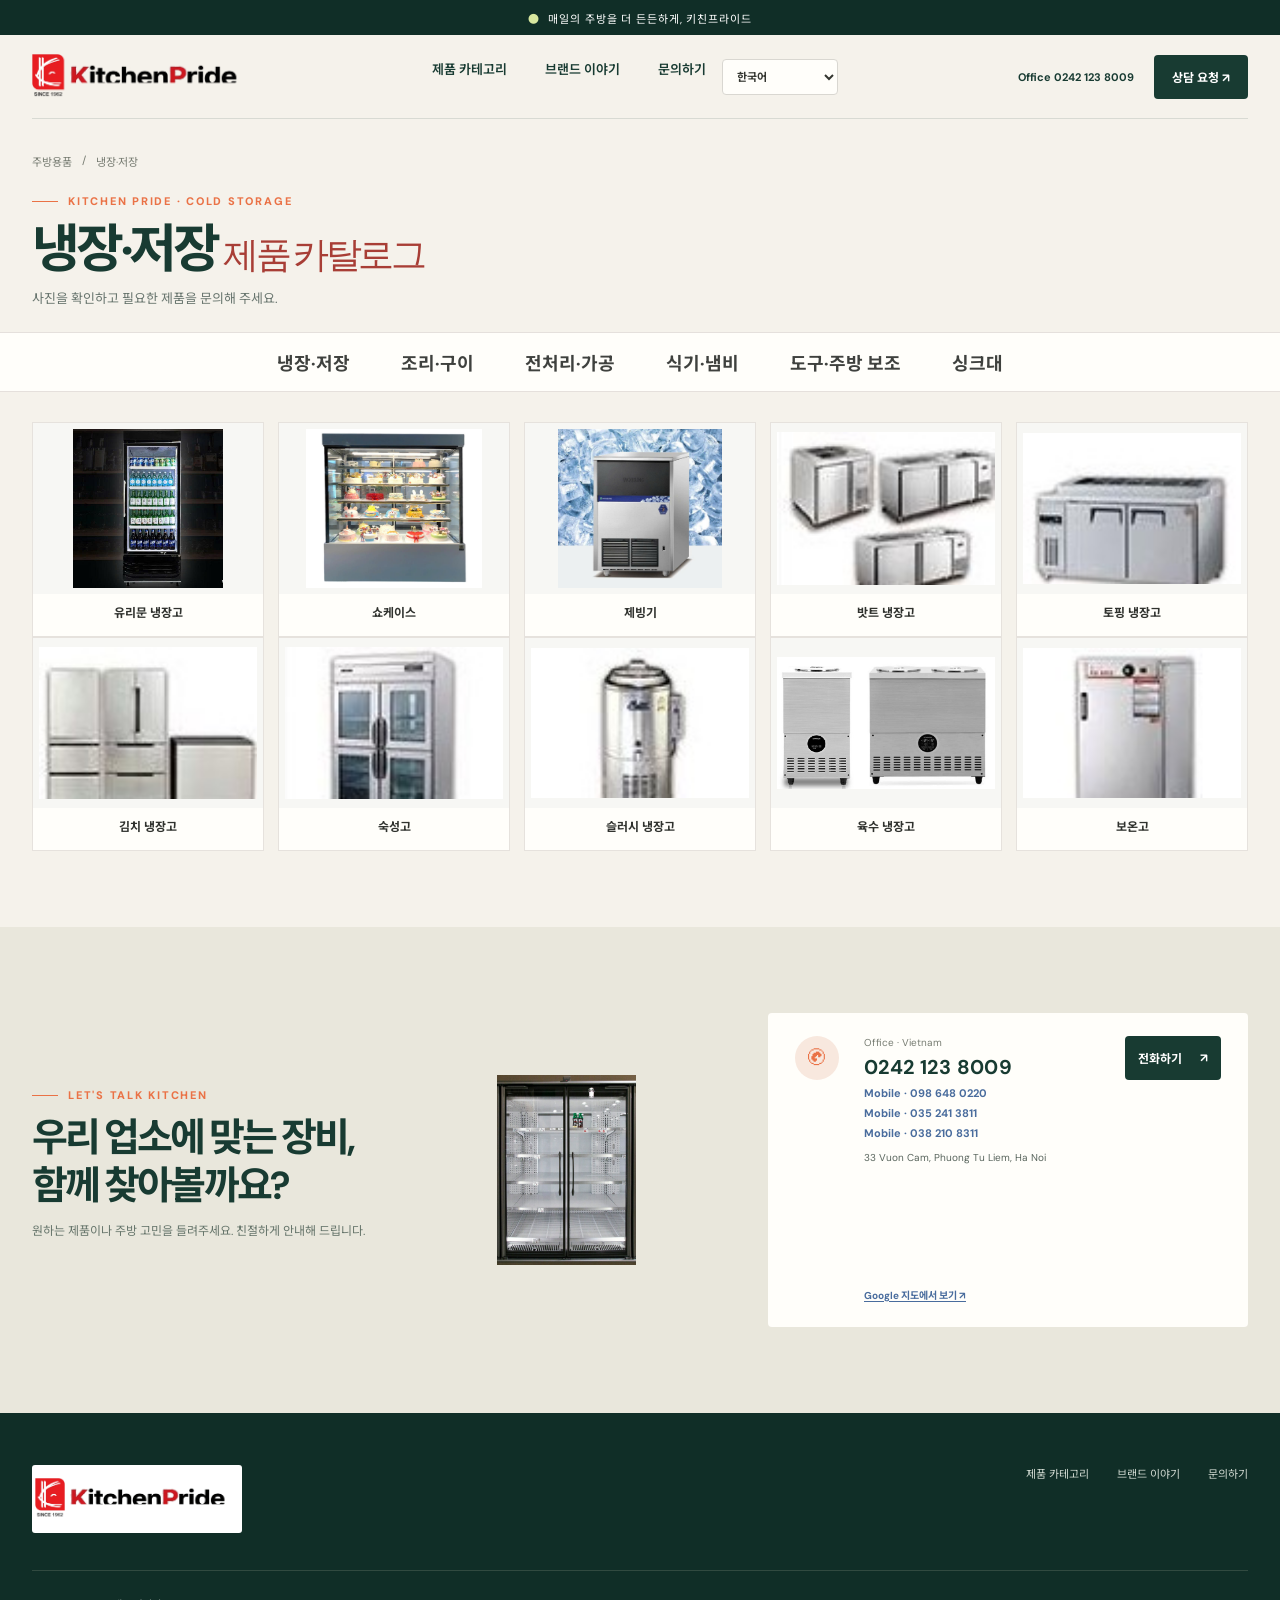
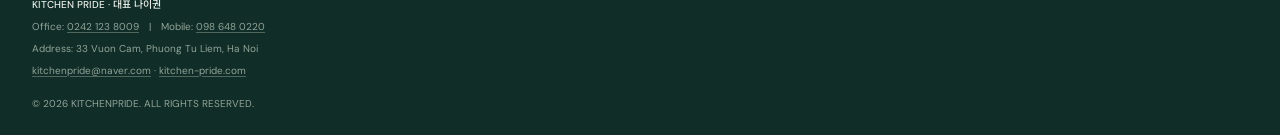
<file: kitchenware-cold.html>
<!doctype html>
<html lang="ko">
<head>
  <meta charset="utf-8"><meta name="viewport" content="width=device-width, initial-scale=1"><meta name="theme-color" content="#f5f2eb">
  <meta name="description" content="키친프라이드 냉장·저장 제품 카탈로그. 제품 사진과 이름을 확인하세요.">
  <title>냉장·저장 | 주방용품 | 키친프라이드</title>
  <link rel="preconnect" href="https://fonts.googleapis.com"><link rel="preconnect" href="https://fonts.gstatic.com" crossorigin><link href="https://fonts.googleapis.com/css2?family=DM+Sans:wght@400;500;600;700;800&family=Noto+Sans+KR:wght@400;500;600;700;800&display=swap" rel="stylesheet"><link rel="stylesheet" href="styles.css?v=20261105-contact">

<style>
.table-fridge-section{margin:42px 0 54px;padding:30px;background:#fffefa;border:1px solid #e6e2dd}
.table-fridge-heading h2{margin:0 0 22px;font-size:clamp(24px,3vw,32px);letter-spacing:-.06em}
.table-fridge-grid{display:grid;grid-template-columns:repeat(4,minmax(0,1fr));gap:14px}
.table-fridge-card{min-width:0;margin:0;overflow:hidden;border:1px solid #e6e2dd;background:#fff}
.table-fridge-card img{display:block;width:100%;aspect-ratio:1.3;padding:8px;object-fit:contain;background:#f7f7f4}
.table-fridge-card figcaption{padding:10px 8px;color:#30322e;font-size:13px;font-weight:700;text-align:center}
@media(max-width:850px){.table-fridge-grid{grid-template-columns:repeat(3,minmax(0,1fr))}}
@media(max-width:600px){.table-fridge-section{margin:28px 0 40px;padding:16px}.table-fridge-grid{grid-template-columns:repeat(2,minmax(0,1fr));gap:9px}.table-fridge-card figcaption{font-size:11px}}
</style>
</head>
<body>
<div class="topline"><span>●</span> 매일의 주방을 더 든든하게, 키친프라이드</div>
<header class="wrap nav"><a class="logo" href="index.html#home" aria-label="키친프라이드 홈"><img src="assets/kitchenpride-horizontal-new.png" alt="키친프라이드 SINCE 1962"></a><nav class="nav-links" aria-label="주요 메뉴"><a href="index.html#products">제품 카테고리</a><a href="history.html">브랜드 이야기</a><a href="index.html#contact">문의하기</a></nav><div class="nav-right"><a href="tel:02421238009">Office 0242 123 8009</a><a class="cta" href="index.html#contact">상담 요청 <span>↗</span></a></div><button class="menu" aria-label="메뉴 열기" aria-expanded="false">☰</button></header>
<main class="kitchenware-page kitchenware-detail-page"><div class="wrap kitchenware-detail-intro"><nav class="detail-breadcrumb" aria-label="위치"><a href="kitchenware.html">주방용품</a><span>/</span><span>냉장·저장</span></nav><div class="eyebrow">KITCHEN PRIDE · COLD STORAGE</div><h1>냉장·저장<em> 제품 카탈로그</em></h1><p>사진을 확인하고 필요한 제품을 문의해 주세요.</p></div>
<nav class="kitchenware-nav" aria-label="주방용품 카테고리"><div class="wrap"><a href="kitchenware-cold.html">냉장·저장</a><a href="kitchenware-cooking.html">조리·구이</a><a href="kitchenware-prep.html">전처리·가공</a><a href="kitchenware-tableware.html">식기·냄비</a><a href="kitchenware-tools.html">도구·주방 보조</a><a href="kitchenware-sink.html">싱크대</a></div></nav>
<section class="wrap kitchenware-detail-catalog"><div class="kitchenware-detail-grid">


<figure class="kitchenware-detail-product"><img src="assets/kitchenware-catalog/cold-02.jpg" alt="유리문 냉장고" loading="lazy"><figcaption>유리문 냉장고</figcaption></figure>
<figure class="kitchenware-detail-product"><img src="assets/kitchenware-catalog/cold-07.jpg" alt="쇼케이스" loading="lazy"><figcaption>쇼케이스</figcaption></figure>
<figure class="kitchenware-detail-product"><img src="assets/kitchenware-catalog/cold-11.jpg" alt="제빙기" loading="lazy"><figcaption>제빙기</figcaption></figure>
<figure class="kitchenware-detail-product"><img src="assets/kitchenware-catalog/cold-04.jpg" alt="밧트 냉장고" loading="lazy"><figcaption>밧트 냉장고</figcaption></figure>
<figure class="kitchenware-detail-product"><img src="assets/kitchenware-catalog/cold-05.jpg" alt="토핑 냉장고" loading="lazy"><figcaption>토핑 냉장고</figcaption></figure>

</div>
<div class="kitchenware-detail-grid">
<figure class="kitchenware-detail-product"><img src="assets/kitchenware-catalog/cold-06.jpg" alt="김치 냉장고" loading="lazy"><figcaption>김치 냉장고</figcaption></figure>

<figure class="kitchenware-detail-product"><img src="assets/kitchenware-catalog/cold-08.jpg" alt="숙성고" loading="lazy"><figcaption>숙성고</figcaption></figure>
<figure class="kitchenware-detail-product"><img src="assets/kitchenware-catalog/cold-09.jpg" alt="슬러시 냉장고" loading="lazy"><figcaption>슬러시 냉장고</figcaption></figure>
<figure class="kitchenware-detail-product"><img src="assets/kitchenware-catalog/cold-10.jpg" alt="육수 냉장고" loading="lazy"><figcaption>육수 냉장고</figcaption></figure>

<figure class="kitchenware-detail-product"><img src="assets/kitchenware-catalog/cold-12.jpg" alt="보온고" loading="lazy"><figcaption>보온고</figcaption></figure>
</div></section>
<section class="contact" id="contact"><div class="wrap contact-inner"><div><div class="eyebrow">Let's talk kitchen</div><h2>우리 업소에 맞는 장비,<br>함께 찾아볼까요?</h2><p>원하는 제품이나 주방 고민을 들려주세요. 친절하게 안내해 드립니다.</p></div>
    
        <div class="contact-photo" style="width:260px;max-width:260px;flex:0 0 260px;overflow:hidden;">
      <img src="assets/commercial-refrigerator.jpg" alt="키친프라이드 주방 장비" style="display:block;width:100%;max-width:260px;height:190px;max-height:190px;object-fit:contain;">
    </div> 
    
    <div class="contact-card main-contact-card"><div class="contact-icon">✆</div>
    <div class="main-contact-details"><small>Office · Vietnam</small><strong>0242 123 8009</strong>
        <a class="main-mobile-number" href="tel:0986480220">Mobile · 098 648 0220</a>
        <a class="main-mobile-number" href="tel:0352413811">Mobile · 035 241 3811</a>
        <a class="main-mobile-number" href="tel:0382108311">Mobile · 038 210 8311</a>
        <address>33 Vuon Cam, Phuong Tu Liem, Ha Noi</address><iframe title="키친프라이드 하노이 매장 구글 지도" src="https://www.google.com/maps?q=33%20Vuon%20Cam%2C%20Phuong%20Tu%20Liem%2C%20Ha%20Noi&amp;output=embed" loading="lazy" referrerpolicy="no-referrer-when-downgrade"></iframe><a class="map-link" href="https://www.google.com/maps/search/?api=1&amp;query=33+Vuon+Cam%2C+Phuong+Tu+Liem%2C+Ha+Noi" target="_blank" rel="noopener noreferrer">Google 지도에서 보기 ↗</a></div><a class="button dark" href="tel:02421238009">전화하기 <span>↗</span></a></div></div></section>
</main>
<footer class="footer"><div class="wrap"><div class="footer-top"><a class="logo" href="index.html#home" aria-label="키친프라이드 홈"><img src="assets/kitchenpride-horizontal-new.png" alt="키친프라이드 SINCE 1962"></a><div class="footer-links"><a href="index.html#products">제품 카테고리</a><a href="history.html">브랜드 이야기</a><a href="index.html#contact">문의하기</a></div></div><div class="footer-bottom"><div class="business-footer-info"><p><strong>KITCHEN PRIDE · 대표 나이권</strong></p><p>Office: <a href="tel:02421238009">0242 123 8009</a>　|　Mobile: <a href="tel:0986480220">098 648 0220</a></p><p>Address: 33 Vuon Cam, Phuong Tu Liem, Ha Noi</p><p><a href="mailto:kitchenpride@naver.com">kitchenpride@naver.com</a> · <a href="https://kitchen-pride.com">kitchen-pride.com</a></p></div><span>© 2026 KITCHENPRIDE. ALL RIGHTS RESERVED.</span></div></div></footer>
<script src="app.js" defer></script>
</body>
</html>
</file>
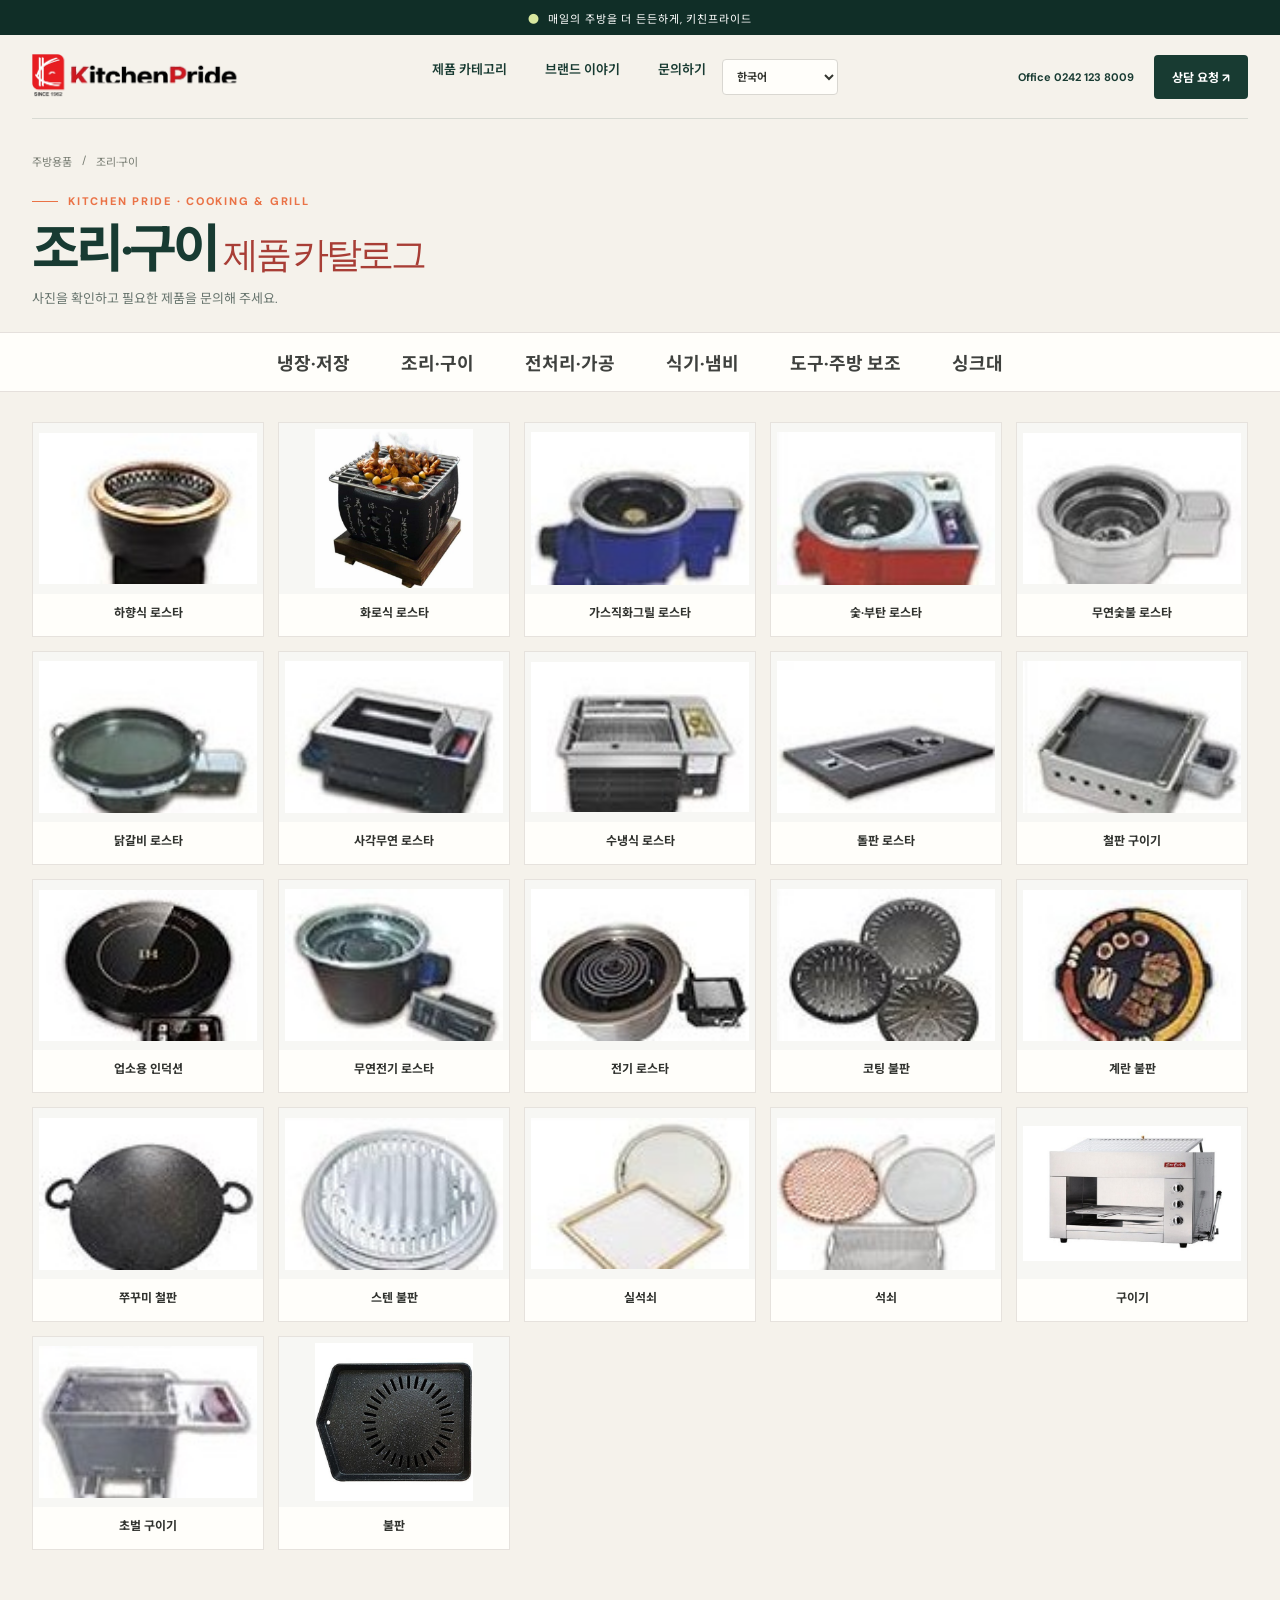
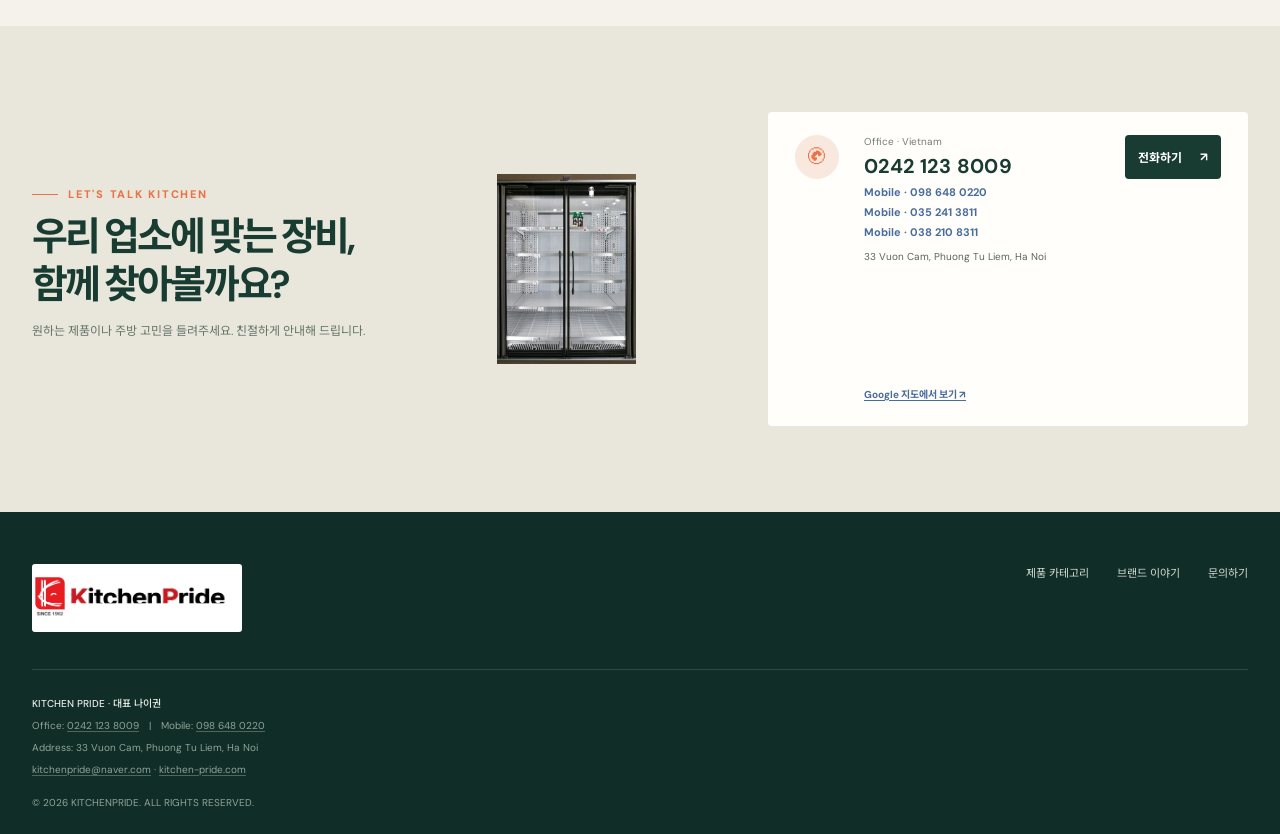
<file: kitchenware-cooking.html>
<!doctype html>
<html lang="ko">
<head>
  <meta charset="utf-8"><meta name="viewport" content="width=device-width, initial-scale=1"><meta name="theme-color" content="#f5f2eb">
  <meta name="description" content="키친프라이드 조리·구이 제품 카탈로그. 제품 사진과 이름을 확인하세요.">
  <title>조리·구이 | 주방용품 | 키친프라이드</title>
  <link rel="preconnect" href="https://fonts.googleapis.com"><link rel="preconnect" href="https://fonts.gstatic.com" crossorigin><link href="https://fonts.googleapis.com/css2?family=DM+Sans:wght@400;500;600;700;800&family=Noto+Sans+KR:wght@400;500;600;700;800&display=swap" rel="stylesheet"><link rel="stylesheet" href="styles.css?v=20261105-contact">
</head>
<body>
<div class="topline"><span>●</span> 매일의 주방을 더 든든하게, 키친프라이드</div>
<header class="wrap nav"><a class="logo" href="index.html#home" aria-label="키친프라이드 홈"><img src="assets/kitchenpride-horizontal-new.png" alt="키친프라이드 SINCE 1962"></a><nav class="nav-links" aria-label="주요 메뉴"><a href="index.html#products">제품 카테고리</a><a href="history.html">브랜드 이야기</a><a href="index.html#contact">문의하기</a></nav><div class="nav-right"><a href="tel:02421238009">Office 0242 123 8009</a><a class="cta" href="index.html#contact">상담 요청 <span>↗</span></a></div><button class="menu" aria-label="메뉴 열기" aria-expanded="false">☰</button></header>
<main class="kitchenware-page kitchenware-detail-page"><div class="wrap kitchenware-detail-intro"><nav class="detail-breadcrumb" aria-label="위치"><a href="kitchenware.html">주방용품</a><span>/</span><span>조리·구이</span></nav><div class="eyebrow">KITCHEN PRIDE · COOKING & GRILL</div><h1>조리·구이<em> 제품 카탈로그</em></h1><p>사진을 확인하고 필요한 제품을 문의해 주세요.</p></div>
<nav class="kitchenware-nav" aria-label="주방용품 카테고리"><div class="wrap"><a href="kitchenware-cold.html">냉장·저장</a><a href="kitchenware-cooking.html">조리·구이</a><a href="kitchenware-prep.html">전처리·가공</a><a href="kitchenware-tableware.html">식기·냄비</a><a href="kitchenware-tools.html">도구·주방 보조</a><a href="kitchenware-sink.html">싱크대</a></div></nav>
<section class="wrap kitchenware-detail-catalog"><div class="kitchenware-detail-grid">
<figure class="kitchenware-detail-product"><img src="assets/kitchenware-catalog/cooking-01.jpg" alt="하향식 로스타" loading="lazy"><figcaption>하향식 로스타</figcaption></figure>
<figure class="kitchenware-detail-product"><img src="assets/kitchenware-catalog/cooking-02.jpg" alt="화로식 로스타" loading="lazy"><figcaption>화로식 로스타</figcaption></figure>
<figure class="kitchenware-detail-product"><img src="assets/kitchenware-catalog/cooking-03.jpg" alt="가스직화그릴 로스타" loading="lazy"><figcaption>가스직화그릴 로스타</figcaption></figure>
<figure class="kitchenware-detail-product"><img src="assets/kitchenware-catalog/cooking-04.jpg" alt="숯·부탄 로스타" loading="lazy"><figcaption>숯·부탄 로스타</figcaption></figure>
<figure class="kitchenware-detail-product"><img src="assets/kitchenware-catalog/cooking-05.jpg" alt="무연숯불 로스타" loading="lazy"><figcaption>무연숯불 로스타</figcaption></figure>
<figure class="kitchenware-detail-product"><img src="assets/kitchenware-catalog/cooking-06.jpg" alt="닭갈비 로스타" loading="lazy"><figcaption>닭갈비 로스타</figcaption></figure>
<figure class="kitchenware-detail-product"><img src="assets/kitchenware-catalog/cooking-07.jpg" alt="사각무연 로스타" loading="lazy"><figcaption>사각무연 로스타</figcaption></figure>
<figure class="kitchenware-detail-product"><img src="assets/kitchenware-catalog/cooking-08.jpg" alt="수냉식 로스타" loading="lazy"><figcaption>수냉식 로스타</figcaption></figure>
<figure class="kitchenware-detail-product"><img src="assets/kitchenware-catalog/cooking-09.jpg" alt="돌판 로스타" loading="lazy"><figcaption>돌판 로스타</figcaption></figure>
<figure class="kitchenware-detail-product"><img src="assets/kitchenware-catalog/cooking-10.jpg" alt="철판 구이기" loading="lazy"><figcaption>철판 구이기</figcaption></figure>
<figure class="kitchenware-detail-product"><img src="assets/kitchenware-catalog/cooking-11.jpg" alt="업소용 인덕션" loading="lazy"><figcaption>업소용 인덕션</figcaption></figure>
<figure class="kitchenware-detail-product"><img src="assets/kitchenware-catalog/cooking-12.jpg" alt="무연전기 로스타" loading="lazy"><figcaption>무연전기 로스타</figcaption></figure>
<figure class="kitchenware-detail-product"><img src="assets/kitchenware-catalog/cooking-13.jpg" alt="전기 로스타" loading="lazy"><figcaption>전기 로스타</figcaption></figure>
<figure class="kitchenware-detail-product"><img src="assets/kitchenware-catalog/cooking-14.jpg" alt="코팅 불판" loading="lazy"><figcaption>코팅 불판</figcaption></figure>
<figure class="kitchenware-detail-product"><img src="assets/kitchenware-catalog/cooking-15.jpg" alt="계란 불판" loading="lazy"><figcaption>계란 불판</figcaption></figure>
<figure class="kitchenware-detail-product"><img src="assets/kitchenware-catalog/cooking-16.jpg" alt="쭈꾸미 철판" loading="lazy"><figcaption>쭈꾸미 철판</figcaption></figure>
<figure class="kitchenware-detail-product"><img src="assets/kitchenware-catalog/cooking-17.jpg" alt="스텐 불판" loading="lazy"><figcaption>스텐 불판</figcaption></figure>
<figure class="kitchenware-detail-product"><img src="assets/kitchenware-catalog/cooking-18.jpg" alt="실석쇠" loading="lazy"><figcaption>실석쇠</figcaption></figure>
<figure class="kitchenware-detail-product"><img src="assets/kitchenware-catalog/cooking-19.jpg" alt="석쇠" loading="lazy"><figcaption>석쇠</figcaption></figure>
<figure class="kitchenware-detail-product"><img src="assets/kitchenware-catalog/cooking-20.jpg" alt="구이기" loading="lazy"><figcaption>구이기</figcaption></figure>
<figure class="kitchenware-detail-product"><img src="assets/kitchenware-catalog/cooking-21.jpg" alt="초벌 구이기" loading="lazy"><figcaption>초벌 구이기</figcaption></figure>
<figure class="kitchenware-detail-product"><img src="assets/kitchenware-catalog/cooking-22.jpg" alt="불판" loading="lazy"><figcaption>불판</figcaption></figure>
</div></section>
<section class="contact" id="contact"><div class="wrap contact-inner"><div><div class="eyebrow">Let's talk kitchen</div><h2>우리 업소에 맞는 장비,<br>함께 찾아볼까요?</h2><p>원하는 제품이나 주방 고민을 들려주세요. 친절하게 안내해 드립니다.</p></div>
    
        <div class="contact-photo" style="width:260px;max-width:260px;flex:0 0 260px;overflow:hidden;">
      <img src="assets/commercial-refrigerator.jpg" alt="키친프라이드 주방 장비" style="display:block;width:100%;max-width:260px;height:190px;max-height:190px;object-fit:contain;">
    </div> 
    
    <div class="contact-card main-contact-card"><div class="contact-icon">✆</div>
    <div class="main-contact-details"><small>Office · Vietnam</small><strong>0242 123 8009</strong>
        <a class="main-mobile-number" href="tel:0986480220">Mobile · 098 648 0220</a>
        <a class="main-mobile-number" href="tel:0352413811">Mobile · 035 241 3811</a>
        <a class="main-mobile-number" href="tel:0382108311">Mobile · 038 210 8311</a>
        <address>33 Vuon Cam, Phuong Tu Liem, Ha Noi</address><iframe title="키친프라이드 하노이 매장 구글 지도" src="https://www.google.com/maps?q=33%20Vuon%20Cam%2C%20Phuong%20Tu%20Liem%2C%20Ha%20Noi&amp;output=embed" loading="lazy" referrerpolicy="no-referrer-when-downgrade"></iframe><a class="map-link" href="https://www.google.com/maps/search/?api=1&amp;query=33+Vuon+Cam%2C+Phuong+Tu+Liem%2C+Ha+Noi" target="_blank" rel="noopener noreferrer">Google 지도에서 보기 ↗</a></div><a class="button dark" href="tel:02421238009">전화하기 <span>↗</span></a></div></div></section>
</main>
<footer class="footer"><div class="wrap"><div class="footer-top"><a class="logo" href="index.html#home" aria-label="키친프라이드 홈"><img src="assets/kitchenpride-horizontal-new.png" alt="키친프라이드 SINCE 1962"></a><div class="footer-links"><a href="index.html#products">제품 카테고리</a><a href="history.html">브랜드 이야기</a><a href="index.html#contact">문의하기</a></div></div><div class="footer-bottom"><div class="business-footer-info"><p><strong>KITCHEN PRIDE · 대표 나이권</strong></p><p>Office: <a href="tel:02421238009">0242 123 8009</a>　|　Mobile: <a href="tel:0986480220">098 648 0220</a></p><p>Address: 33 Vuon Cam, Phuong Tu Liem, Ha Noi</p><p><a href="mailto:kitchenpride@naver.com">kitchenpride@naver.com</a> · <a href="https://kitchen-pride.com">kitchen-pride.com</a></p></div><span>© 2026 KITCHENPRIDE. ALL RIGHTS RESERVED.</span></div></div></footer>
<script src="app.js" defer></script>
</body>
</html>
</file>
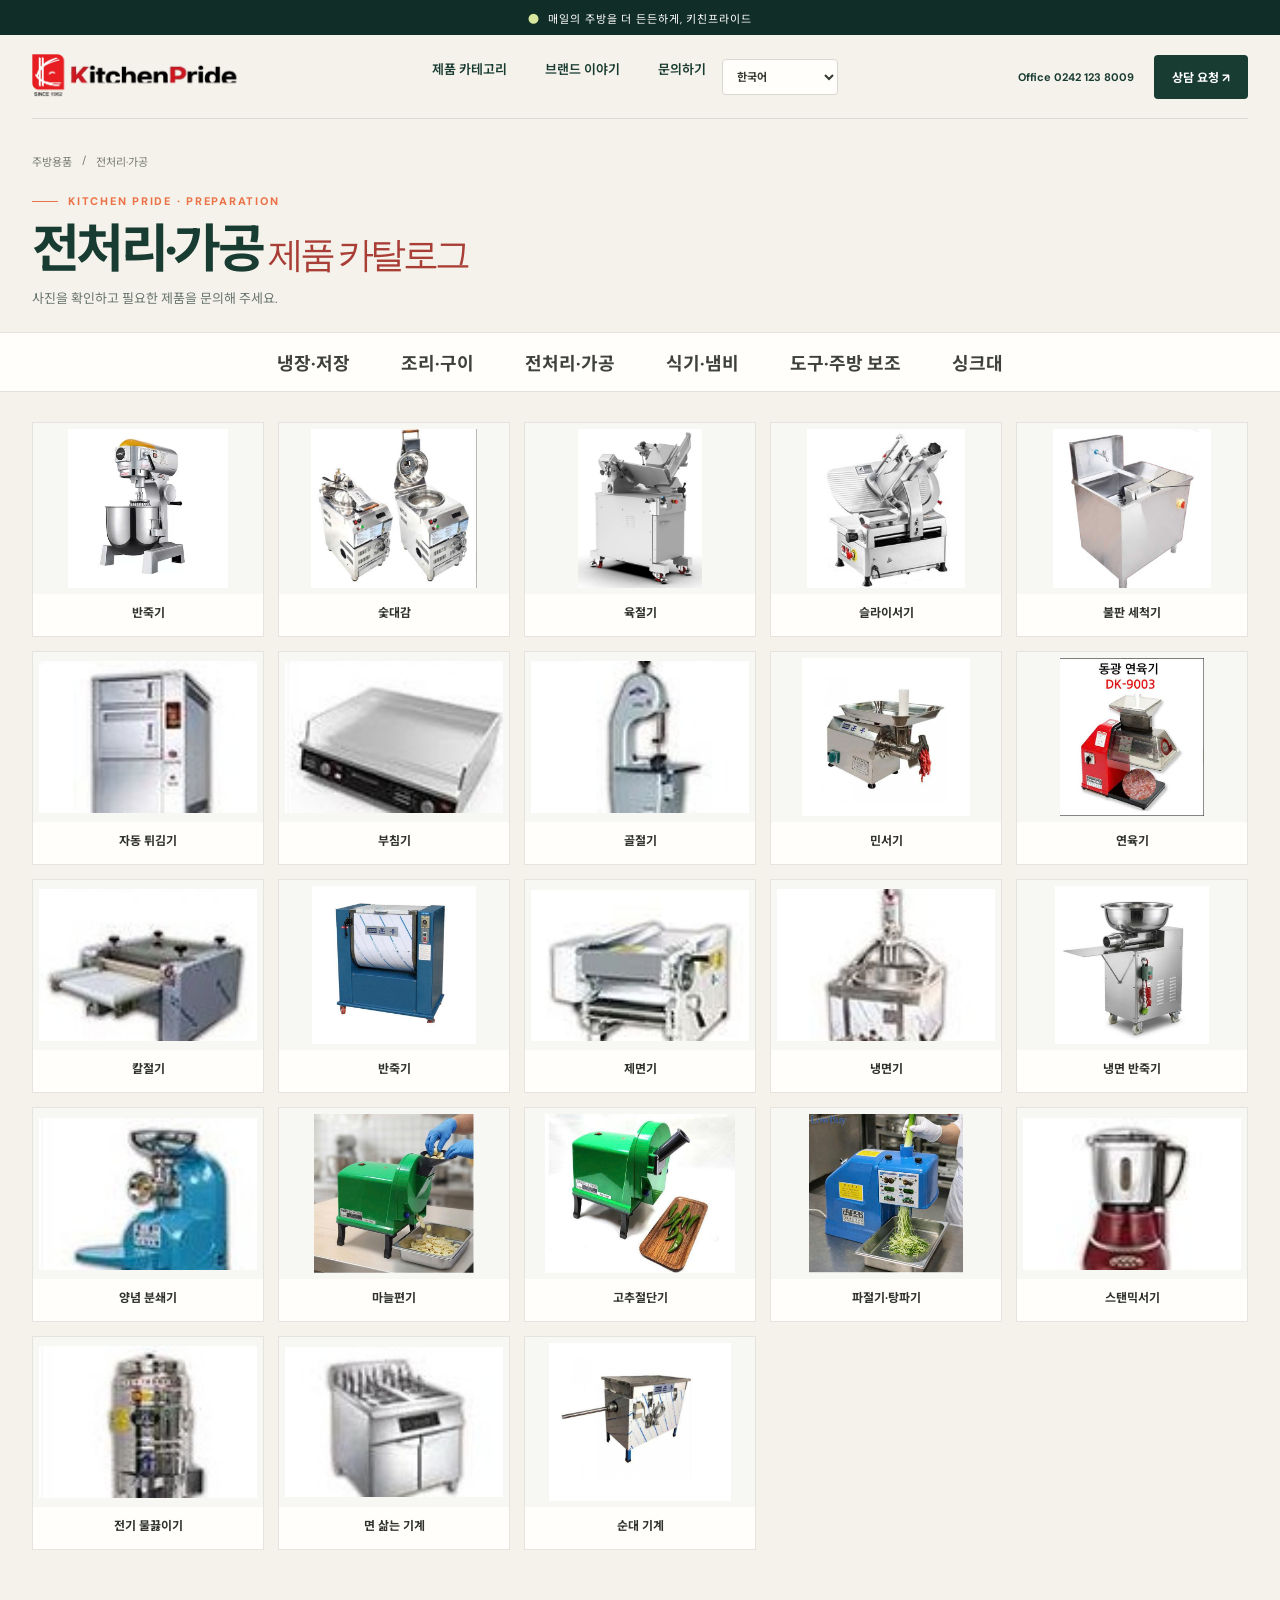
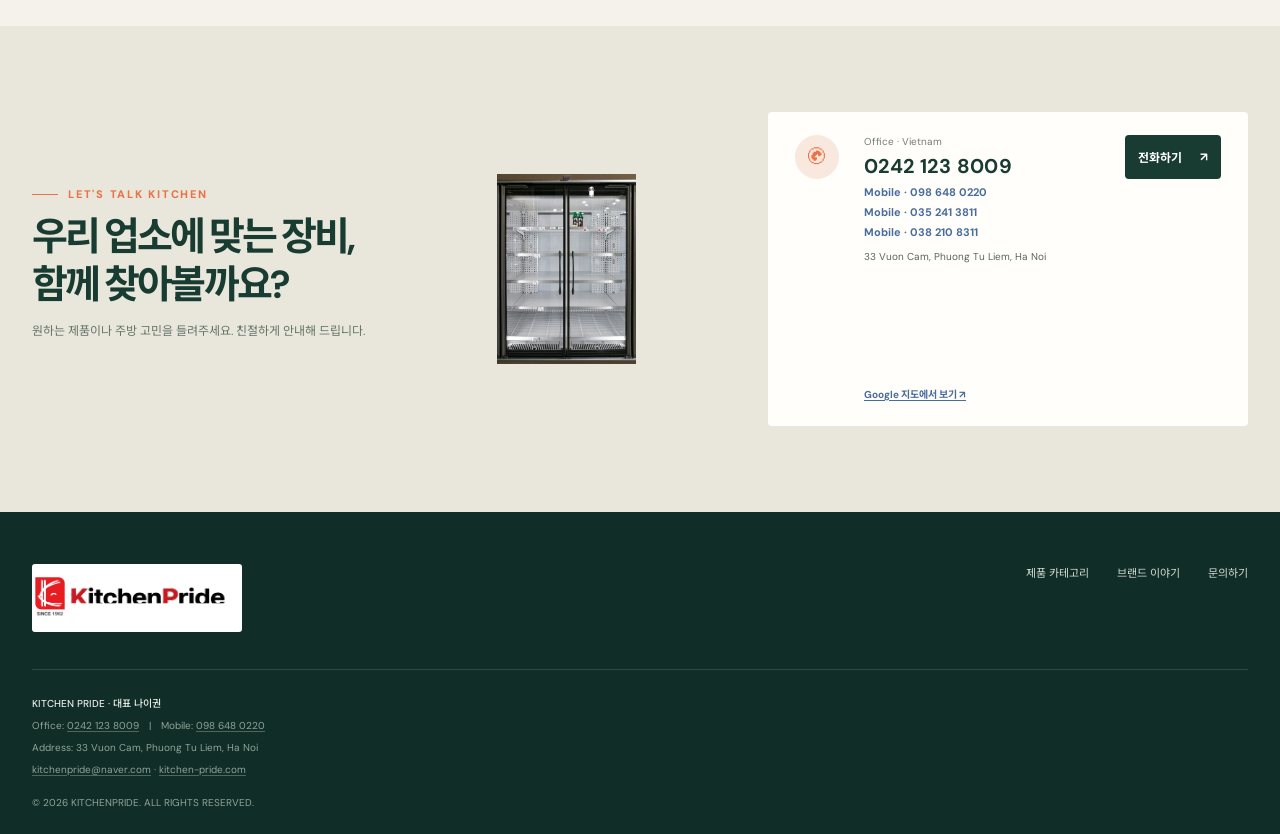
<file: kitchenware-prep.html>
<!doctype html>
<html lang="ko">
<head>
  <meta charset="utf-8"><meta name="viewport" content="width=device-width, initial-scale=1"><meta name="theme-color" content="#f5f2eb">
  <meta name="description" content="키친프라이드 전처리·가공 제품 카탈로그. 제품 사진과 이름을 확인하세요.">
  <title>전처리·가공 | 주방용품 | 키친프라이드</title>
  <link rel="preconnect" href="https://fonts.googleapis.com"><link rel="preconnect" href="https://fonts.gstatic.com" crossorigin><link href="https://fonts.googleapis.com/css2?family=DM+Sans:wght@400;500;600;700;800&family=Noto+Sans+KR:wght@400;500;600;700;800&display=swap" rel="stylesheet"><link rel="stylesheet" href="styles.css?v=20261105-contact">
</head>
<body>
<div class="topline"><span>●</span> 매일의 주방을 더 든든하게, 키친프라이드</div>
<header class="wrap nav"><a class="logo" href="index.html#home" aria-label="키친프라이드 홈"><img src="assets/kitchenpride-horizontal-new.png" alt="키친프라이드 SINCE 1962"></a><nav class="nav-links" aria-label="주요 메뉴"><a href="index.html#products">제품 카테고리</a><a href="history.html">브랜드 이야기</a><a href="index.html#contact">문의하기</a></nav><div class="nav-right"><a href="tel:02421238009">Office 0242 123 8009</a><a class="cta" href="index.html#contact">상담 요청 <span>↗</span></a></div><button class="menu" aria-label="메뉴 열기" aria-expanded="false">☰</button></header>
<main class="kitchenware-page kitchenware-detail-page"><div class="wrap kitchenware-detail-intro"><nav class="detail-breadcrumb" aria-label="위치"><a href="kitchenware.html">주방용품</a><span>/</span><span>전처리·가공</span></nav><div class="eyebrow">KITCHEN PRIDE · PREPARATION</div><h1>전처리·가공<em> 제품 카탈로그</em></h1><p>사진을 확인하고 필요한 제품을 문의해 주세요.</p></div>
<nav class="kitchenware-nav" aria-label="주방용품 카테고리"><div class="wrap"><a href="kitchenware-cold.html">냉장·저장</a><a href="kitchenware-cooking.html">조리·구이</a><a href="kitchenware-prep.html">전처리·가공</a><a href="kitchenware-tableware.html">식기·냄비</a><a href="kitchenware-tools.html">도구·주방 보조</a><a href="kitchenware-sink.html">싱크대</a></div></nav>
<section class="wrap kitchenware-detail-catalog"><div class="kitchenware-detail-grid">
<figure class="kitchenware-detail-product"><img src="assets/kitchenware-catalog/prep-001.jpg" alt="반죽기" loading="lazy"><figcaption>반죽기</figcaption></figure>
<figure class="kitchenware-detail-product"><img src="assets/kitchenware-catalog/prep-002.jpg" alt="숯대감" loading="lazy"><figcaption>숯대감</figcaption></figure>
<figure class="kitchenware-detail-product"><img src="assets/kitchenware-catalog/prep-09.jpg" alt="육절기" loading="lazy"><figcaption>육절기</figcaption></figure>
<figure class="kitchenware-detail-product"><img src="assets/kitchenware-catalog/prep-10.jpg" alt="슬라이서기" loading="lazy"><figcaption>슬라이서기</figcaption></figure>
<figure class="kitchenware-detail-product"><img src="assets/kitchenware-catalog/prep-04.jpg" alt="불판 세척기" loading="lazy"><figcaption>불판 세척기</figcaption></figure>

<figure class="kitchenware-detail-product"><img src="assets/kitchenware-catalog/prep-07.jpg" alt="자동 튀김기" loading="lazy"><figcaption>자동 튀김기</figcaption></figure>
<figure class="kitchenware-detail-product"><img src="assets/kitchenware-catalog/prep-08.jpg" alt="부침기" loading="lazy"><figcaption>부침기</figcaption></figure>
<figure class="kitchenware-detail-product"><img src="assets/kitchenware-catalog/prep-11.jpg" alt="골절기" loading="lazy"><figcaption>골절기</figcaption></figure>
<figure class="kitchenware-detail-product"><img src="assets/kitchenware-catalog/prep-12.jpg" alt="민서기" loading="lazy"><figcaption>민서기</figcaption></figure>
<figure class="kitchenware-detail-product"><img src="assets/kitchenware-catalog/prep-13.jpg" alt="연육기" loading="lazy"><figcaption>연육기</figcaption></figure>
<figure class="kitchenware-detail-product"><img src="assets/kitchenware-catalog/prep-14.jpg" alt="칼절기" loading="lazy"><figcaption>칼절기</figcaption></figure>
<figure class="kitchenware-detail-product"><img src="assets/kitchenware-catalog/prep-15.jpg" alt="반죽기" loading="lazy"><figcaption>반죽기</figcaption></figure>
<figure class="kitchenware-detail-product"><img src="assets/kitchenware-catalog/prep-16.jpg" alt="제면기" loading="lazy"><figcaption>제면기</figcaption></figure>
<figure class="kitchenware-detail-product"><img src="assets/kitchenware-catalog/prep-17.jpg" alt="냉면기" loading="lazy"><figcaption>냉면기</figcaption></figure>
<figure class="kitchenware-detail-product"><img src="assets/kitchenware-catalog/prep-17-1.jpg" alt="냉면 반죽기" loading="lazy"><figcaption>냉면 반죽기</figcaption></figure>
<figure class="kitchenware-detail-product"><img src="assets/kitchenware-catalog/prep-18.jpg" alt="양념 분쇄기" loading="lazy"><figcaption>양념 분쇄기</figcaption></figure>
<figure class="kitchenware-detail-product"><img src="assets/kitchenware-catalog/prep-19.jpg" alt="마늘편기" loading="lazy"><figcaption>마늘편기</figcaption></figure>
<figure class="kitchenware-detail-product"><img src="assets/kitchenware-catalog/prep-19-1.jpg" alt="고추절단기" loading="lazy"><figcaption>고추절단기</figcaption></figure>
<figure class="kitchenware-detail-product"><img src="assets/kitchenware-catalog/prep-20.jpg" alt="파절기·탕파기" loading="lazy"><figcaption>파절기·탕파기</figcaption></figure>
<figure class="kitchenware-detail-product"><img src="assets/kitchenware-catalog/prep-21.jpg" alt="스탠믹서기" loading="lazy"><figcaption>스탠믹서기</figcaption></figure>

<figure class="kitchenware-detail-product"><img src="assets/kitchenware-catalog/prep-23.jpg" alt="전기 물끓이기" loading="lazy"><figcaption>전기 물끓이기</figcaption></figure>
<figure class="kitchenware-detail-product"><img src="assets/kitchenware-catalog/prep-24.jpg" alt="면 삶는 기계" loading="lazy"><figcaption>면 삶는 기계</figcaption></figure>
<figure class="kitchenware-detail-product"><img src="assets/kitchenware-catalog/prep-25.jpg" alt="순대 기계" loading="lazy"><figcaption>순대 기계</figcaption></figure>
</div></section>
<section class="contact" id="contact"><div class="wrap contact-inner"><div><div class="eyebrow">Let's talk kitchen</div><h2>우리 업소에 맞는 장비,<br>함께 찾아볼까요?</h2><p>원하는 제품이나 주방 고민을 들려주세요. 친절하게 안내해 드립니다.</p></div>
    
        <div class="contact-photo" style="width:260px;max-width:260px;flex:0 0 260px;overflow:hidden;">
      <img src="assets/commercial-refrigerator.jpg" alt="키친프라이드 주방 장비" style="display:block;width:100%;max-width:260px;height:190px;max-height:190px;object-fit:contain;">
    </div> 
    
    <div class="contact-card main-contact-card"><div class="contact-icon">✆</div>
    <div class="main-contact-details"><small>Office · Vietnam</small><strong>0242 123 8009</strong>
        <a class="main-mobile-number" href="tel:0986480220">Mobile · 098 648 0220</a>
        <a class="main-mobile-number" href="tel:0352413811">Mobile · 035 241 3811</a>
        <a class="main-mobile-number" href="tel:0382108311">Mobile · 038 210 8311</a>
        <address>33 Vuon Cam, Phuong Tu Liem, Ha Noi</address><iframe title="키친프라이드 하노이 매장 구글 지도" src="https://www.google.com/maps?q=33%20Vuon%20Cam%2C%20Phuong%20Tu%20Liem%2C%20Ha%20Noi&amp;output=embed" loading="lazy" referrerpolicy="no-referrer-when-downgrade"></iframe><a class="map-link" href="https://www.google.com/maps/search/?api=1&amp;query=33+Vuon+Cam%2C+Phuong+Tu+Liem%2C+Ha+Noi" target="_blank" rel="noopener noreferrer">Google 지도에서 보기 ↗</a></div><a class="button dark" href="tel:02421238009">전화하기 <span>↗</span></a></div></div></section>
</main>
<footer class="footer"><div class="wrap"><div class="footer-top"><a class="logo" href="index.html#home" aria-label="키친프라이드 홈"><img src="assets/kitchenpride-horizontal-new.png" alt="키친프라이드 SINCE 1962"></a><div class="footer-links"><a href="index.html#products">제품 카테고리</a><a href="history.html">브랜드 이야기</a><a href="index.html#contact">문의하기</a></div></div><div class="footer-bottom"><div class="business-footer-info"><p><strong>KITCHEN PRIDE · 대표 나이권</strong></p><p>Office: <a href="tel:02421238009">0242 123 8009</a>　|　Mobile: <a href="tel:0986480220">098 648 0220</a></p><p>Address: 33 Vuon Cam, Phuong Tu Liem, Ha Noi</p><p><a href="mailto:kitchenpride@naver.com">kitchenpride@naver.com</a> · <a href="https://kitchen-pride.com">kitchen-pride.com</a></p></div><span>© 2026 KITCHENPRIDE. ALL RIGHTS RESERVED.</span></div></div></footer>
<script src="app.js" defer></script>
</body>
</html>
</file>
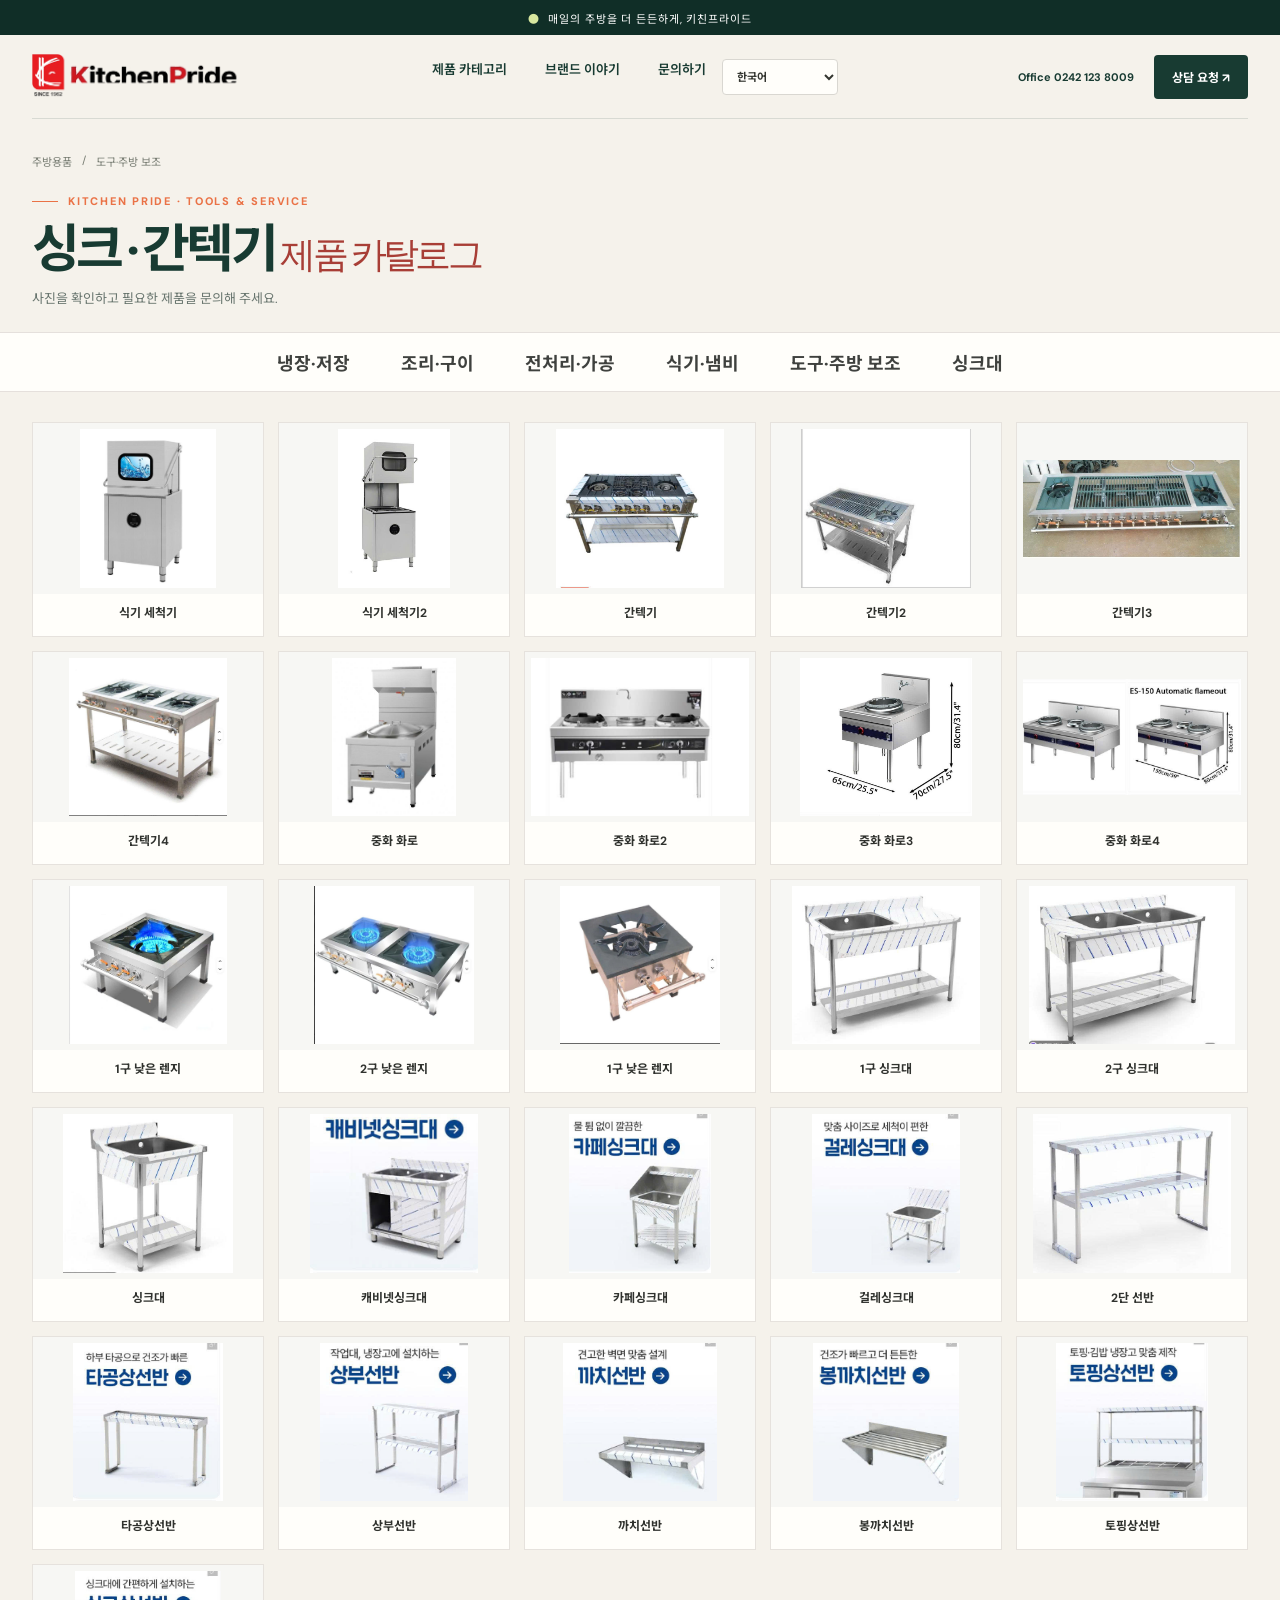
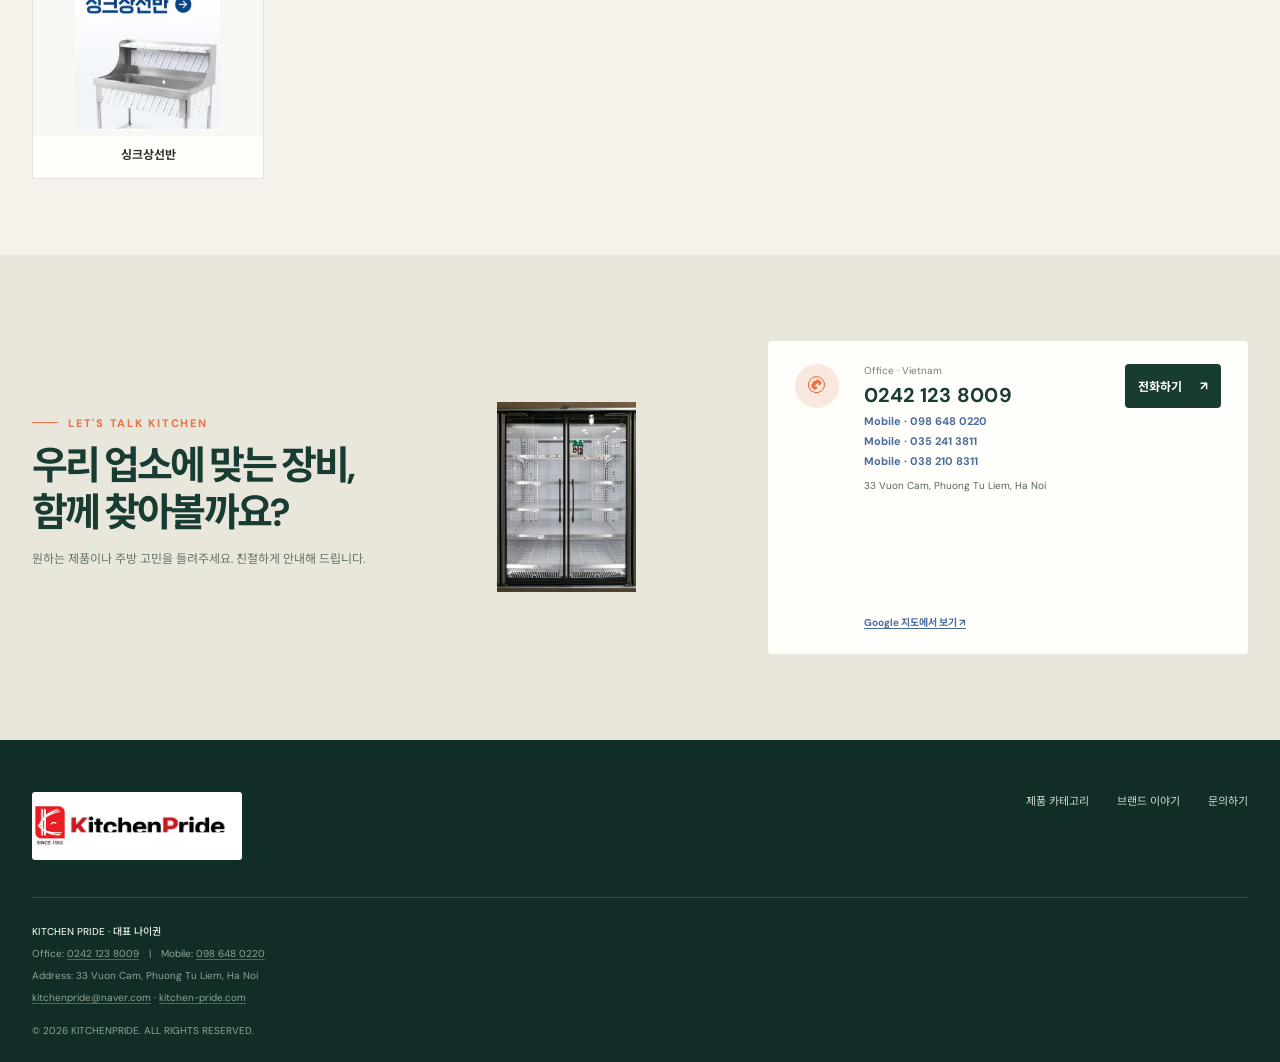
<file: kitchenware-sink.html>
<!doctype html>
<html lang="ko">
<head>
  <meta charset="utf-8"><meta name="viewport" content="width=device-width, initial-scale=1"><meta name="theme-color" content="#f5f2eb">
  <meta name="description" content="키친프라이드 도구·주방 보조 제품 카탈로그. 제품 사진과 이름을 확인하세요.">
  <title>도구·주방 보조 | 주방용품 | 키친프라이드</title>
  <link rel="preconnect" href="https://fonts.googleapis.com"><link rel="preconnect" href="https://fonts.gstatic.com" crossorigin><link href="https://fonts.googleapis.com/css2?family=DM+Sans:wght@400;500;600;700;800&family=Noto+Sans+KR:wght@400;500;600;700;800&display=swap" rel="stylesheet"><link rel="stylesheet" href="styles.css?v=20261105-contact">
</head>
<body>
<div class="topline"><span>●</span> 매일의 주방을 더 든든하게, 키친프라이드</div>
<header class="wrap nav"><a class="logo" href="index.html#home" aria-label="키친프라이드 홈"><img src="assets/kitchenpride-horizontal-new.png" alt="키친프라이드 SINCE 1962"></a><nav class="nav-links" aria-label="주요 메뉴"><a href="index.html#products">제품 카테고리</a><a href="history.html">브랜드 이야기</a><a href="index.html#contact">문의하기</a></nav><div class="nav-right"><a href="tel:02421238009">Office 0242 123 8009</a><a class="cta" href="index.html#contact">상담 요청 <span>↗</span></a></div><button class="menu" aria-label="메뉴 열기" aria-expanded="false">☰</button></header>
<main class="kitchenware-page kitchenware-detail-page"><div class="wrap kitchenware-detail-intro"><nav class="detail-breadcrumb" aria-label="위치"><a href="kitchenware.html">주방용품</a><span>/</span><span>도구·주방 보조</span></nav><div class="eyebrow">KITCHEN PRIDE · TOOLS & SERVICE</div><h1>싱크 · 간텍기<em> 제품 카탈로그</em></h1><p>사진을 확인하고 필요한 제품을 문의해 주세요.</p></div>
<nav class="kitchenware-nav" aria-label="주방용품 카테고리"><div class="wrap"><a href="kitchenware-cold.html">냉장·저장</a><a href="kitchenware-cooking.html">조리·구이</a><a href="kitchenware-prep.html">전처리·가공</a><a href="kitchenware-tableware.html">식기·냄비</a><a href="kitchenware-tools.html">도구·주방 보조</a><a href="kitchenware-sink.html">싱크대</a></div></nav>
<section class="wrap kitchenware-detail-catalog"><div class="kitchenware-detail-grid">
<figure class="kitchenware-detail-product"><img src="assets/kitchenware-catalog/kitchenware-sink01.jpg" alt="식기 세척기" loading="lazy"><figcaption>식기 세척기</figcaption></figure>
<figure class="kitchenware-detail-product"><img src="assets/kitchenware-catalog/kitchenware-sink02.jpg" alt="식기 세척기2" loading="lazy"><figcaption>식기 세척기2</figcaption></figure>

<figure class="kitchenware-detail-product"><img src="assets/kitchenware-catalog/kitchenware-sink04.jpg" alt="간텍기" loading="lazy"><figcaption>간텍기</figcaption></figure>
<figure class="kitchenware-detail-product"><img src="assets/kitchenware-catalog/kitchenware-sink05.jpg" alt="간텍기2" loading="lazy"><figcaption>간텍기2</figcaption></figure>
<figure class="kitchenware-detail-product"><img src="assets/kitchenware-catalog/kitchenware-sink06.jpg" alt="간텍기3" loading="lazy"><figcaption>간텍기3</figcaption></figure>
<figure class="kitchenware-detail-product"><img src="assets/kitchenware-catalog/kitchenware-sink13.jpg" alt="간텍기4" loading="lazy"><figcaption>간텍기4</figcaption></figure>
<figure class="kitchenware-detail-product"><img src="assets/kitchenware-catalog/kitchenware-sink03.jpg" alt="중화 화로" loading="lazy"><figcaption>중화 화로</figcaption></figure>
<figure class="kitchenware-detail-product"><img src="assets/kitchenware-catalog/kitchenware-sink07.jpg" alt="중화 화로2" loading="lazy"><figcaption>중화 화로2</figcaption></figure>
<figure class="kitchenware-detail-product"><img src="assets/kitchenware-catalog/kitchenware-sink08.jpg" alt="중화 화로3" loading="lazy"><figcaption>중화 화로3</figcaption></figure>
<figure class="kitchenware-detail-product"><img src="assets/kitchenware-catalog/kitchenware-sink09.jpg" alt="중화 화로4" loading="lazy"><figcaption>중화 화로4</figcaption></figure>
<figure class="kitchenware-detail-product"><img src="assets/kitchenware-catalog/kitchenware-sink10.jpg" alt="1구 낮은 렌지" loading="lazy"><figcaption>1구 낮은 렌지</figcaption></figure>
<figure class="kitchenware-detail-product"><img src="assets/kitchenware-catalog/kitchenware-sink11.jpg" alt="2구 낮은 렌지" loading="lazy"><figcaption>2구 낮은 렌지</figcaption></figure>
<figure class="kitchenware-detail-product"><img src="assets/kitchenware-catalog/kitchenware-sink12.jpg" alt="1구 낮은 렌지" loading="lazy"><figcaption>1구 낮은 렌지</figcaption></figure>

<figure class="kitchenware-detail-product"><img src="assets/kitchenware-catalog/kitchenware-sink14.jpg" alt="1구 싱크대" loading="lazy"><figcaption>1구 싱크대</figcaption></figure>
<figure class="kitchenware-detail-product"><img src="assets/kitchenware-catalog/kitchenware-sink15.jpg" alt="2구 싱크대" loading="lazy"><figcaption>2구 싱크대</figcaption></figure>
<figure class="kitchenware-detail-product"><img src="assets/kitchenware-catalog/kitchenware-sink16.jpg" alt="싱크대" loading="lazy"><figcaption>싱크대</figcaption></figure>
<figure class="kitchenware-detail-product"><img src="assets/kitchenware-catalog/kitchenware-sink17.jpg" alt="캐비넷싱크대" loading="lazy"><figcaption>캐비넷싱크대</figcaption></figure>
<figure class="kitchenware-detail-product"><img src="assets/kitchenware-catalog/kitchenware-sink18.jpg" alt="카페싱크대" loading="lazy"><figcaption>카페싱크대</figcaption></figure>
<figure class="kitchenware-detail-product"><img src="assets/kitchenware-catalog/kitchenware-sink19.jpg" alt="걸레싱크대" loading="lazy"><figcaption>걸레싱크대</figcaption></figure>
<figure class="kitchenware-detail-product"><img src="assets/kitchenware-catalog/kitchenware-sink20.jpg" alt="2단 선반" loading="lazy"><figcaption>2단 선반</figcaption></figure>
<figure class="kitchenware-detail-product"><img src="assets/kitchenware-catalog/kitchenware-sink21.jpg" alt="타공상선반" loading="lazy"><figcaption>타공상선반</figcaption></figure>
<figure class="kitchenware-detail-product"><img src="assets/kitchenware-catalog/kitchenware-sink22.jpg" alt="상부선반" loading="lazy"><figcaption>상부선반</figcaption></figure>
<figure class="kitchenware-detail-product"><img src="assets/kitchenware-catalog/kitchenware-sink23.jpg" alt="까치선반" loading="lazy"><figcaption>까치선반</figcaption></figure>
<figure class="kitchenware-detail-product"><img src="assets/kitchenware-catalog/kitchenware-sink24.jpg" alt="봉까치선반" loading="lazy"><figcaption>봉까치선반</figcaption></figure>
<figure class="kitchenware-detail-product"><img src="assets/kitchenware-catalog/kitchenware-sink25.jpg" alt="토핑상선반" loading="lazy"><figcaption>토핑상선반</figcaption></figure>
<figure class="kitchenware-detail-product"><img src="assets/kitchenware-catalog/kitchenware-sink26.jpg" alt="싱크상선반" loading="lazy"><figcaption>싱크상선반</figcaption></figure>

</div></section>
<section class="contact" id="contact"><div class="wrap contact-inner"><div><div class="eyebrow">Let's talk kitchen</div><h2>우리 업소에 맞는 장비,<br>함께 찾아볼까요?</h2><p>원하는 제품이나 주방 고민을 들려주세요. 친절하게 안내해 드립니다.</p></div>
    
        <div class="contact-photo" style="width:260px;max-width:260px;flex:0 0 260px;overflow:hidden;">
      <img src="assets/commercial-refrigerator.jpg" alt="키친프라이드 주방 장비" style="display:block;width:100%;max-width:260px;height:190px;max-height:190px;object-fit:contain;">
    </div> 
    
    <div class="contact-card main-contact-card"><div class="contact-icon">✆</div>
    <div class="main-contact-details"><small>Office · Vietnam</small><strong>0242 123 8009</strong>
        <a class="main-mobile-number" href="tel:0986480220">Mobile · 098 648 0220</a>
        <a class="main-mobile-number" href="tel:0352413811">Mobile · 035 241 3811</a>
        <a class="main-mobile-number" href="tel:0382108311">Mobile · 038 210 8311</a>
        <address>33 Vuon Cam, Phuong Tu Liem, Ha Noi</address><iframe title="키친프라이드 하노이 매장 구글 지도" src="https://www.google.com/maps?q=33%20Vuon%20Cam%2C%20Phuong%20Tu%20Liem%2C%20Ha%20Noi&amp;output=embed" loading="lazy" referrerpolicy="no-referrer-when-downgrade"></iframe><a class="map-link" href="https://www.google.com/maps/search/?api=1&amp;query=33+Vuon+Cam%2C+Phuong+Tu+Liem%2C+Ha+Noi" target="_blank" rel="noopener noreferrer">Google 지도에서 보기 ↗</a></div><a class="button dark" href="tel:02421238009">전화하기 <span>↗</span></a></div></div></section>
</main>
<footer class="footer"><div class="wrap"><div class="footer-top"><a class="logo" href="index.html#home" aria-label="키친프라이드 홈"><img src="assets/kitchenpride-horizontal-new.png" alt="키친프라이드 SINCE 1962"></a><div class="footer-links"><a href="index.html#products">제품 카테고리</a><a href="history.html">브랜드 이야기</a><a href="index.html#contact">문의하기</a></div></div><div class="footer-bottom"><div class="business-footer-info"><p><strong>KITCHEN PRIDE · 대표 나이권</strong></p><p>Office: <a href="tel:02421238009">0242 123 8009</a>　|　Mobile: <a href="tel:0986480220">098 648 0220</a></p><p>Address: 33 Vuon Cam, Phuong Tu Liem, Ha Noi</p><p><a href="mailto:kitchenpride@naver.com">kitchenpride@naver.com</a> · <a href="https://kitchen-pride.com">kitchen-pride.com</a></p></div><span>© 2026 KITCHENPRIDE. ALL RIGHTS RESERVED.</span></div></div></footer>
<script src="app.js" defer></script>
</body>
</html>
</file>
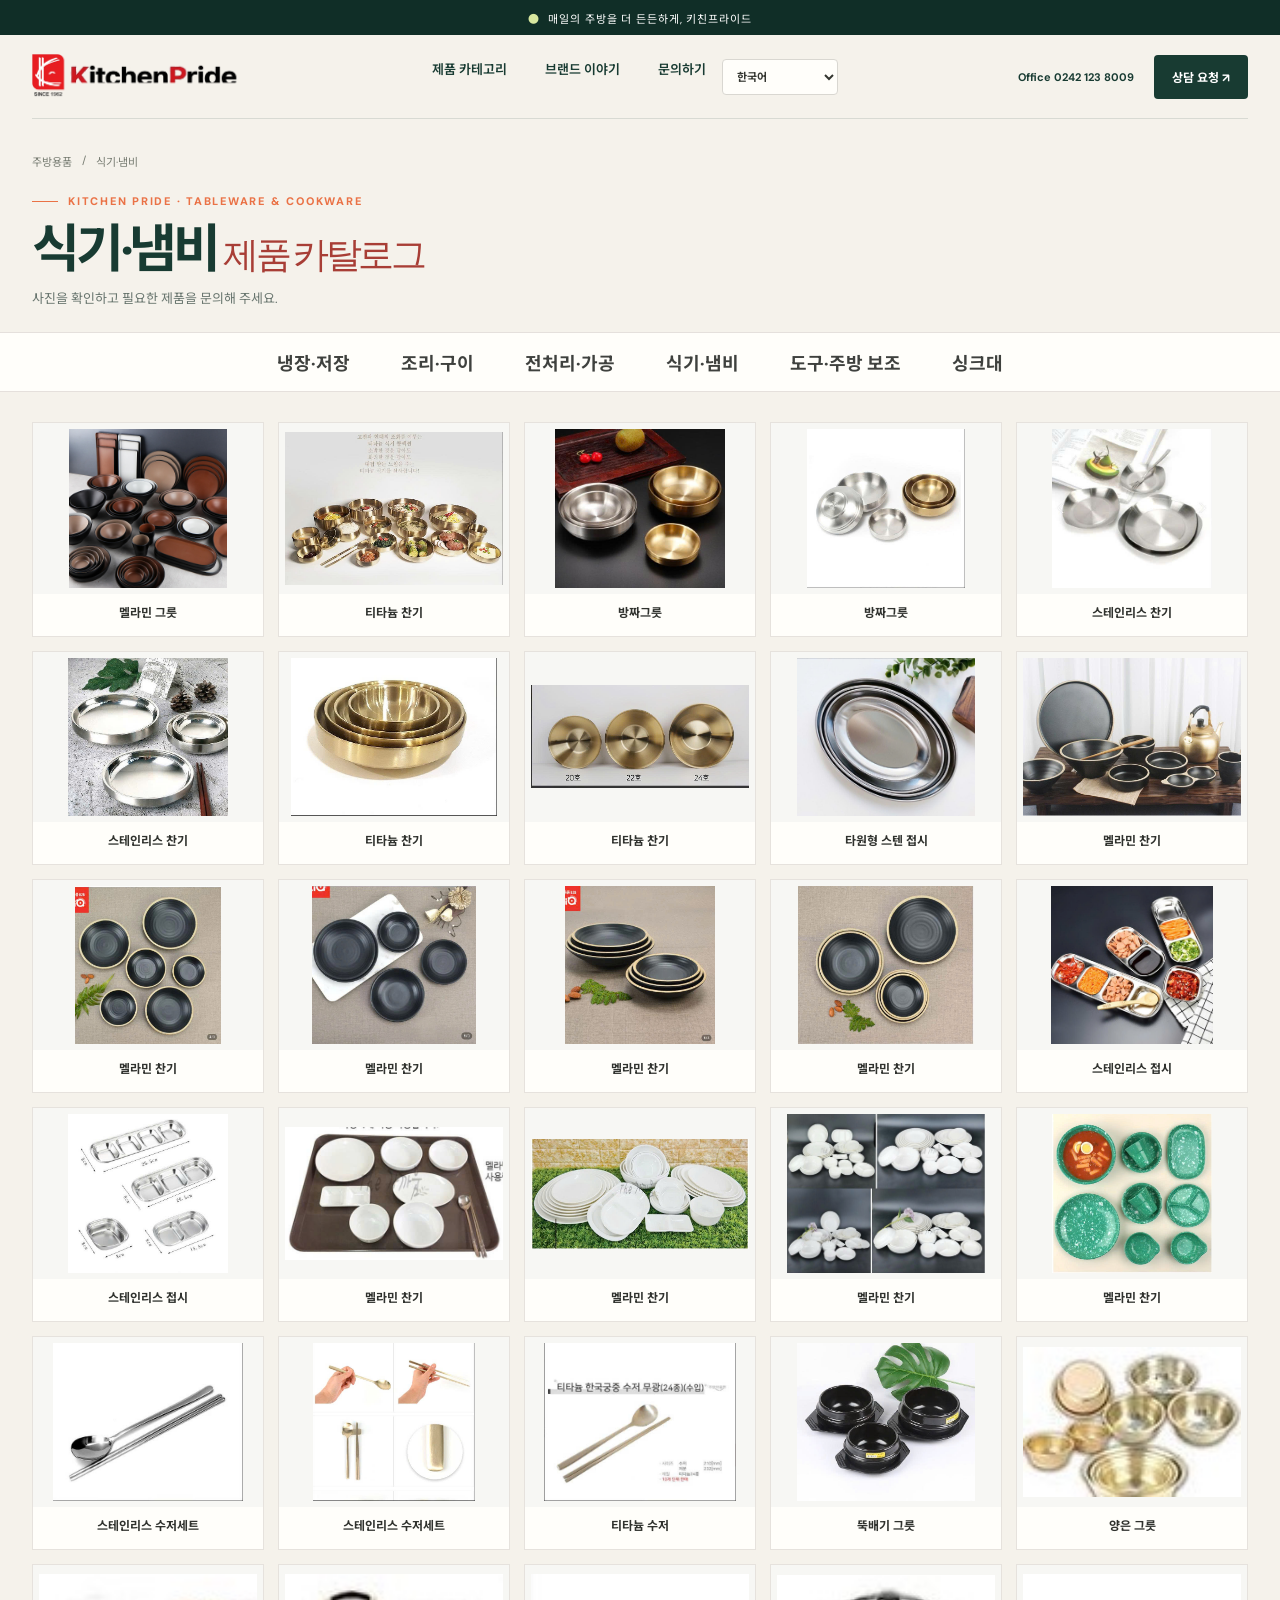
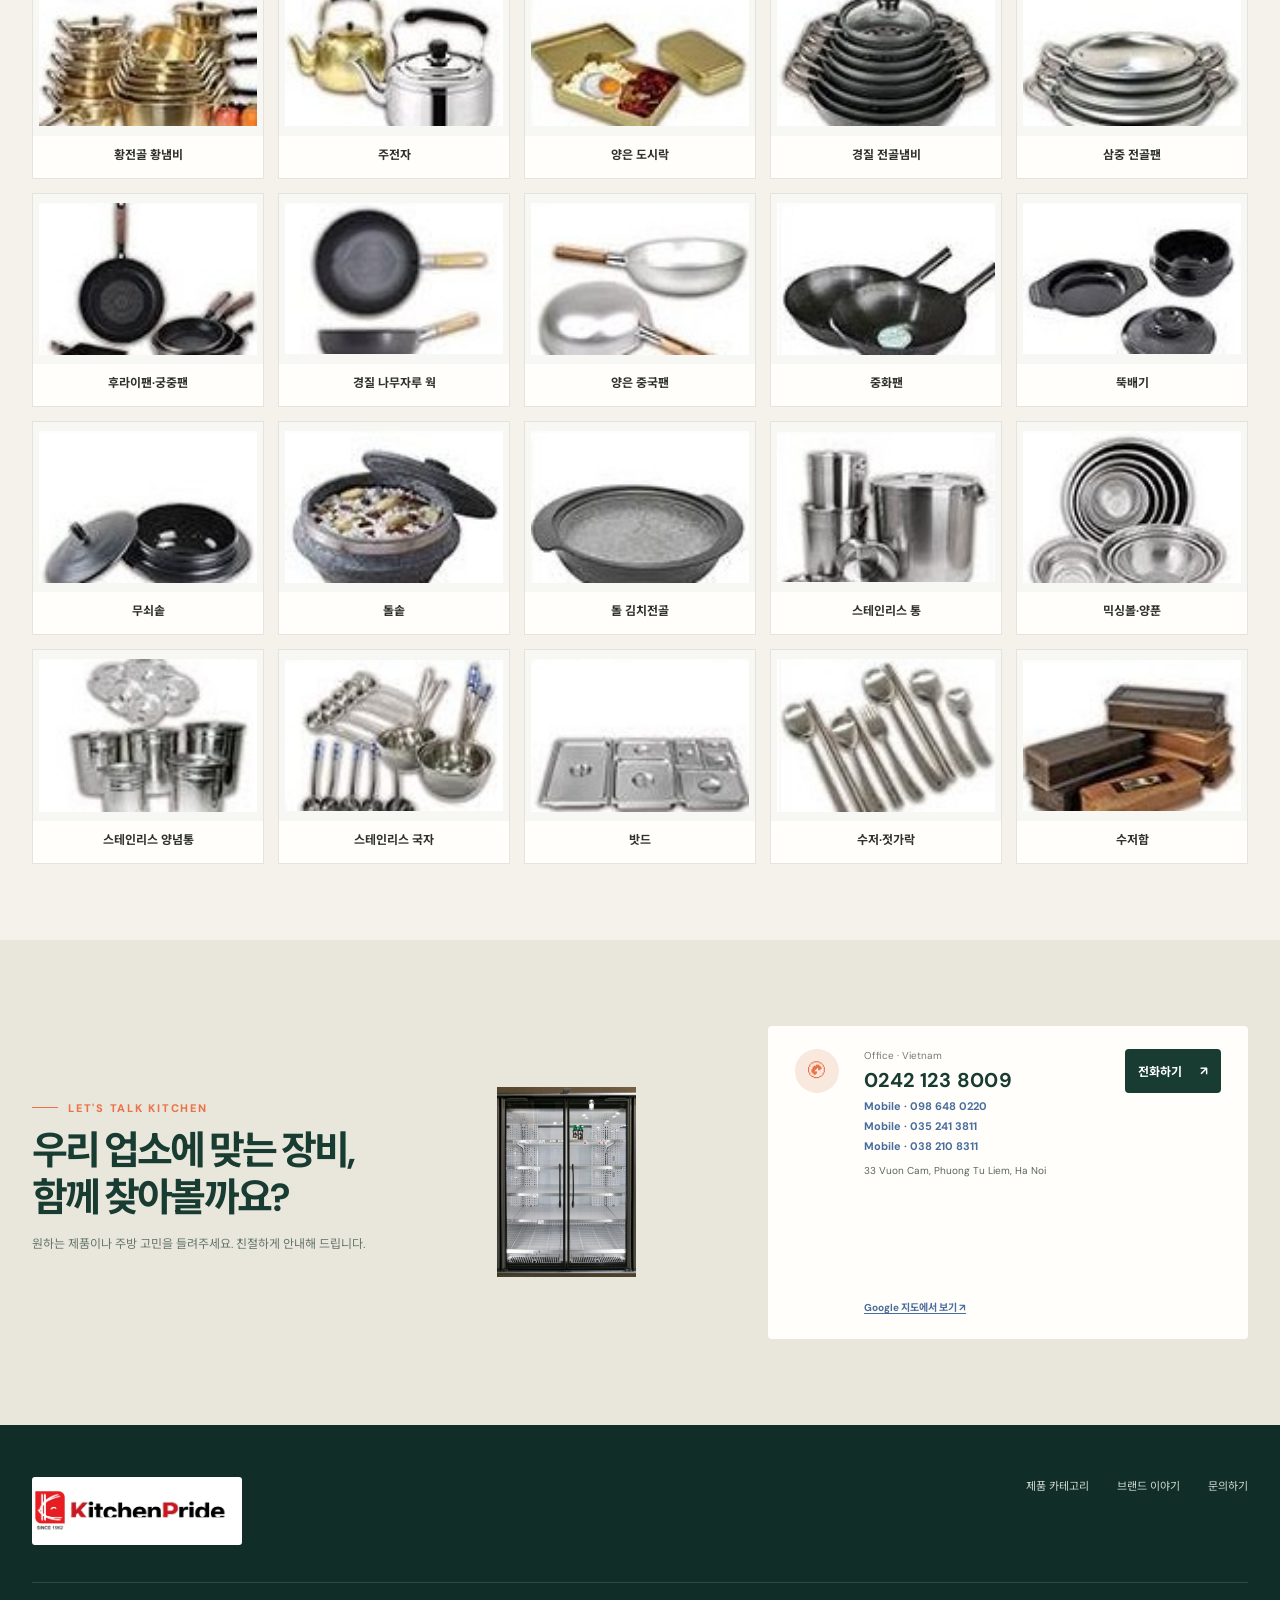
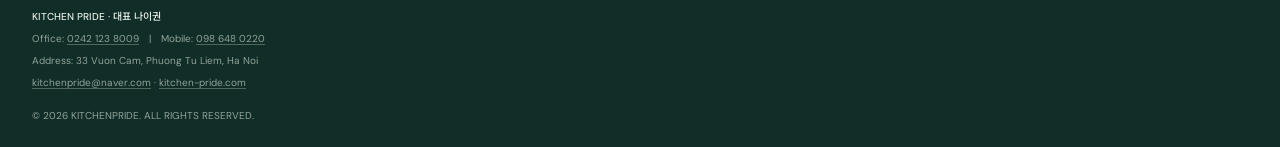
<file: kitchenware-tableware.html>
<!doctype html>
<html lang="ko">
<head>
  <meta charset="utf-8"><meta name="viewport" content="width=device-width, initial-scale=1"><meta name="theme-color" content="#f5f2eb">
  <meta name="description" content="키친프라이드 식기·냄비 제품 카탈로그. 제품 사진과 이름을 확인하세요.">
  <title>식기·냄비 | 주방용품 | 키친프라이드</title>
  <link rel="preconnect" href="https://fonts.googleapis.com"><link rel="preconnect" href="https://fonts.gstatic.com" crossorigin><link href="https://fonts.googleapis.com/css2?family=DM+Sans:wght@400;500;600;700;800&family=Noto+Sans+KR:wght@400;500;600;700;800&display=swap" rel="stylesheet"><link rel="stylesheet" href="styles.css?v=20261105-contact">
</head>
<body>
<div class="topline"><span>●</span> 매일의 주방을 더 든든하게, 키친프라이드</div>
<header class="wrap nav"><a class="logo" href="index.html#home" aria-label="키친프라이드 홈"><img src="assets/kitchenpride-horizontal-new.png" alt="키친프라이드 SINCE 1962"></a><nav class="nav-links" aria-label="주요 메뉴"><a href="index.html#products">제품 카테고리</a><a href="history.html">브랜드 이야기</a><a href="index.html#contact">문의하기</a></nav><div class="nav-right"><a href="tel:02421238009">Office 0242 123 8009</a><a class="cta" href="index.html#contact">상담 요청 <span>↗</span></a></div><button class="menu" aria-label="메뉴 열기" aria-expanded="false">☰</button></header>
<main class="kitchenware-page kitchenware-detail-page"><div class="wrap kitchenware-detail-intro"><nav class="detail-breadcrumb" aria-label="위치"><a href="kitchenware.html">주방용품</a><span>/</span><span>식기·냄비</span></nav><div class="eyebrow">KITCHEN PRIDE · TABLEWARE & COOKWARE</div><h1>식기·냄비<em> 제품 카탈로그</em></h1><p>사진을 확인하고 필요한 제품을 문의해 주세요.</p></div>
<nav class="kitchenware-nav" aria-label="주방용품 카테고리"><div class="wrap"><a href="kitchenware-cold.html">냉장·저장</a><a href="kitchenware-cooking.html">조리·구이</a><a href="kitchenware-prep.html">전처리·가공</a><a href="kitchenware-tableware.html">식기·냄비</a><a href="kitchenware-tools.html">도구·주방 보조</a><a href="kitchenware-sink.html">싱크대</a></div></nav>
<section class="wrap kitchenware-detail-catalog"><div class="kitchenware-detail-grid">
<figure class="kitchenware-detail-product"><img src="assets/kitchenware-catalog/tableware-01.jpg" alt="멜라민 그릇" loading="lazy"><figcaption>멜라민 그릇</figcaption></figure>
<figure class="kitchenware-detail-product"><img src="assets/kitchenware-catalog/tableware-02.jpg" alt="티타늄 찬기" loading="lazy"><figcaption>티타늄 찬기</figcaption></figure>

<figure class="kitchenware-detail-product"><img src="assets/kitchenware-catalog/tableware-26.jpg" alt="방짜그릇" loading="lazy"><figcaption>방짜그릇</figcaption></figure>
<figure class="kitchenware-detail-product"><img src="assets/kitchenware-catalog/tableware-27.jpg" alt="방짜그릇" loading="lazy"><figcaption>방짜그릇</figcaption></figure>
<figure class="kitchenware-detail-product"><img src="assets/kitchenware-catalog/tableware-28.jpg" alt="스테인리스 찬기" loading="lazy"><figcaption>스테인리스 찬기</figcaption></figure>
<figure class="kitchenware-detail-product"><img src="assets/kitchenware-catalog/tableware-29.jpg" alt="스테인리스 찬기" loading="lazy"><figcaption>스테인리스 찬기</figcaption></figure>
<figure class="kitchenware-detail-product"><img src="assets/kitchenware-catalog/tableware-30.jpg" alt="티타늄 찬기" loading="lazy"><figcaption>티타늄 찬기</figcaption></figure>
<figure class="kitchenware-detail-product"><img src="assets/kitchenware-catalog/tableware-31.jpg" alt="티타늄 찬기" loading="lazy"><figcaption>티타늄 찬기</figcaption></figure>
<figure class="kitchenware-detail-product"><img src="assets/kitchenware-catalog/tableware-32.jpg" alt="타원형 스텐 접시" loading="lazy"><figcaption>타원형 스텐 접시</figcaption></figure>
<figure class="kitchenware-detail-product"><img src="assets/kitchenware-catalog/tableware-33.jpg" alt="멜라민 찬기" loading="lazy"><figcaption>멜라민 찬기</figcaption></figure>
<figure class="kitchenware-detail-product"><img src="assets/kitchenware-catalog/tableware-34.jpg" alt="멜라민 찬기" loading="lazy"><figcaption>멜라민 찬기</figcaption></figure>
<figure class="kitchenware-detail-product"><img src="assets/kitchenware-catalog/tableware-35.jpg" alt="멜라민 찬기" loading="lazy"><figcaption>멜라민 찬기</figcaption></figure>
<figure class="kitchenware-detail-product"><img src="assets/kitchenware-catalog/tableware-36.jpg" alt="멜라민 찬기" loading="lazy"><figcaption>멜라민 찬기</figcaption></figure>
<figure class="kitchenware-detail-product"><img src="assets/kitchenware-catalog/tableware-37.jpg" alt="멜라민 찬기" loading="lazy"><figcaption>멜라민 찬기</figcaption></figure>
<figure class="kitchenware-detail-product"><img src="assets/kitchenware-catalog/tableware-38.jpg" alt="스테인리스 접시" loading="lazy"><figcaption>스테인리스 접시</figcaption></figure>
<figure class="kitchenware-detail-product"><img src="assets/kitchenware-catalog/tableware-39.jpg" alt="스테인리스 접시" loading="lazy"><figcaption>스테인리스 접시</figcaption></figure>
<figure class="kitchenware-detail-product"><img src="assets/kitchenware-catalog/tableware-40.jpg" alt="멜라민 찬기" loading="lazy"><figcaption>멜라민 찬기</figcaption></figure>
<figure class="kitchenware-detail-product"><img src="assets/kitchenware-catalog/tableware-41.jpg" alt="멜라민 찬기" loading="lazy"><figcaption>멜라민 찬기</figcaption></figure>
<figure class="kitchenware-detail-product"><img src="assets/kitchenware-catalog/tableware-42.jpg" alt="멜라민 찬기" loading="lazy"><figcaption>멜라민 찬기</figcaption></figure>
<figure class="kitchenware-detail-product"><img src="assets/kitchenware-catalog/tableware-43.jpg" alt="멜라민 찬기" loading="lazy"><figcaption>멜라민 찬기</figcaption></figure>
<figure class="kitchenware-detail-product"><img src="assets/kitchenware-catalog/tableware-44.jpg" alt="스테인리스 수저세트" loading="lazy"><figcaption>스테인리스 수저세트</figcaption></figure>
<figure class="kitchenware-detail-product"><img src="assets/kitchenware-catalog/tableware-45.jpg" alt="스테인리스 수저세트" loading="lazy"><figcaption>스테인리스 수저세트</figcaption></figure>
<figure class="kitchenware-detail-product"><img src="assets/kitchenware-catalog/tableware-46.jpg" alt="티타늄 수저" loading="lazy"><figcaption>티타늄 수저</figcaption></figure>
<figure class="kitchenware-detail-product"><img src="assets/kitchenware-catalog/tableware-47.jpg" alt="뚝배기 그릇" loading="lazy"><figcaption>뚝배기 그릇</figcaption></figure>
<figure class="kitchenware-detail-product"><img src="assets/kitchenware-catalog/tableware-05.jpg" alt="양은 그릇" loading="lazy"><figcaption>양은 그릇</figcaption></figure>
<figure class="kitchenware-detail-product"><img src="assets/kitchenware-catalog/tableware-06.jpg" alt="황전골 황냄비" loading="lazy"><figcaption>황전골 황냄비</figcaption></figure>
<figure class="kitchenware-detail-product"><img src="assets/kitchenware-catalog/tableware-07.jpg" alt="주전자" loading="lazy"><figcaption>주전자</figcaption></figure>
<figure class="kitchenware-detail-product"><img src="assets/kitchenware-catalog/tableware-08.jpg" alt="양은 도시락" loading="lazy"><figcaption>양은 도시락</figcaption></figure>
<figure class="kitchenware-detail-product"><img src="assets/kitchenware-catalog/tableware-09.jpg" alt="경질 전골냄비" loading="lazy"><figcaption>경질 전골냄비</figcaption></figure>
<figure class="kitchenware-detail-product"><img src="assets/kitchenware-catalog/tableware-10.jpg" alt="삼중 전골팬" loading="lazy"><figcaption>삼중 전골팬</figcaption></figure>
<figure class="kitchenware-detail-product"><img src="assets/kitchenware-catalog/tableware-11.jpg" alt="후라이팬·궁중팬" loading="lazy"><figcaption>후라이팬·궁중팬</figcaption></figure>
<figure class="kitchenware-detail-product"><img src="assets/kitchenware-catalog/tableware-12.jpg" alt="경질 나무자루 웍" loading="lazy"><figcaption>경질 나무자루 웍</figcaption></figure>
<figure class="kitchenware-detail-product"><img src="assets/kitchenware-catalog/tableware-13.jpg" alt="양은 중국팬" loading="lazy"><figcaption>양은 중국팬</figcaption></figure>
<figure class="kitchenware-detail-product"><img src="assets/kitchenware-catalog/tableware-14.jpg" alt="중화팬" loading="lazy"><figcaption>중화팬</figcaption></figure>
<figure class="kitchenware-detail-product"><img src="assets/kitchenware-catalog/tableware-15.jpg" alt="뚝배기" loading="lazy"><figcaption>뚝배기</figcaption></figure>
<figure class="kitchenware-detail-product"><img src="assets/kitchenware-catalog/tableware-16.jpg" alt="무쇠솥" loading="lazy"><figcaption>무쇠솥</figcaption></figure>
<figure class="kitchenware-detail-product"><img src="assets/kitchenware-catalog/tableware-17.jpg" alt="돌솥" loading="lazy"><figcaption>돌솥</figcaption></figure>
<figure class="kitchenware-detail-product"><img src="assets/kitchenware-catalog/tableware-18.jpg" alt="돌 김치전골" loading="lazy"><figcaption>돌 김치전골</figcaption></figure>
<figure class="kitchenware-detail-product"><img src="assets/kitchenware-catalog/tableware-19.jpg" alt="스테인리스 통" loading="lazy"><figcaption>스테인리스 통</figcaption></figure>
<figure class="kitchenware-detail-product"><img src="assets/kitchenware-catalog/tableware-20.jpg" alt="믹싱볼·양푼" loading="lazy"><figcaption>믹싱볼·양푼</figcaption></figure>
<figure class="kitchenware-detail-product"><img src="assets/kitchenware-catalog/tableware-21.jpg" alt="스테인리스 양념통" loading="lazy"><figcaption>스테인리스 양념통</figcaption></figure>
<figure class="kitchenware-detail-product"><img src="assets/kitchenware-catalog/tableware-22.jpg" alt="스테인리스 국자" loading="lazy"><figcaption>스테인리스 국자</figcaption></figure>
<figure class="kitchenware-detail-product"><img src="assets/kitchenware-catalog/tableware-23.jpg" alt="밧드" loading="lazy"><figcaption>밧드</figcaption></figure>
<figure class="kitchenware-detail-product"><img src="assets/kitchenware-catalog/tableware-24.jpg" alt="수저·젓가락" loading="lazy"><figcaption>수저·젓가락</figcaption></figure>
<figure class="kitchenware-detail-product"><img src="assets/kitchenware-catalog/tableware-25.jpg" alt="수저함" loading="lazy"><figcaption>수저함</figcaption></figure>

</div></section>
<section class="contact" id="contact"><div class="wrap contact-inner"><div><div class="eyebrow">Let's talk kitchen</div><h2>우리 업소에 맞는 장비,<br>함께 찾아볼까요?</h2><p>원하는 제품이나 주방 고민을 들려주세요. 친절하게 안내해 드립니다.</p></div>
    
        <div class="contact-photo" style="width:260px;max-width:260px;flex:0 0 260px;overflow:hidden;">
      <img src="assets/commercial-refrigerator.jpg" alt="키친프라이드 주방 장비" style="display:block;width:100%;max-width:260px;height:190px;max-height:190px;object-fit:contain;">
    </div> 
    
    <div class="contact-card main-contact-card"><div class="contact-icon">✆</div>
    <div class="main-contact-details"><small>Office · Vietnam</small><strong>0242 123 8009</strong>
        <a class="main-mobile-number" href="tel:0986480220">Mobile · 098 648 0220</a>
        <a class="main-mobile-number" href="tel:0352413811">Mobile · 035 241 3811</a>
        <a class="main-mobile-number" href="tel:0382108311">Mobile · 038 210 8311</a>
        <address>33 Vuon Cam, Phuong Tu Liem, Ha Noi</address><iframe title="키친프라이드 하노이 매장 구글 지도" src="https://www.google.com/maps?q=33%20Vuon%20Cam%2C%20Phuong%20Tu%20Liem%2C%20Ha%20Noi&amp;output=embed" loading="lazy" referrerpolicy="no-referrer-when-downgrade"></iframe><a class="map-link" href="https://www.google.com/maps/search/?api=1&amp;query=33+Vuon+Cam%2C+Phuong+Tu+Liem%2C+Ha+Noi" target="_blank" rel="noopener noreferrer">Google 지도에서 보기 ↗</a></div><a class="button dark" href="tel:02421238009">전화하기 <span>↗</span></a></div></div></section>
</main>
<footer class="footer"><div class="wrap"><div class="footer-top"><a class="logo" href="index.html#home" aria-label="키친프라이드 홈"><img src="assets/kitchenpride-horizontal-new.png" alt="키친프라이드 SINCE 1962"></a><div class="footer-links"><a href="index.html#products">제품 카테고리</a><a href="history.html">브랜드 이야기</a><a href="index.html#contact">문의하기</a></div></div><div class="footer-bottom"><div class="business-footer-info"><p><strong>KITCHEN PRIDE · 대표 나이권</strong></p><p>Office: <a href="tel:02421238009">0242 123 8009</a>　|　Mobile: <a href="tel:0986480220">098 648 0220</a></p><p>Address: 33 Vuon Cam, Phuong Tu Liem, Ha Noi</p><p><a href="mailto:kitchenpride@naver.com">kitchenpride@naver.com</a> · <a href="https://kitchen-pride.com">kitchen-pride.com</a></p></div><span>© 2026 KITCHENPRIDE. ALL RIGHTS RESERVED.</span></div></div></footer>
<script src="app.js" defer></script>
</body>
</html>
</file>
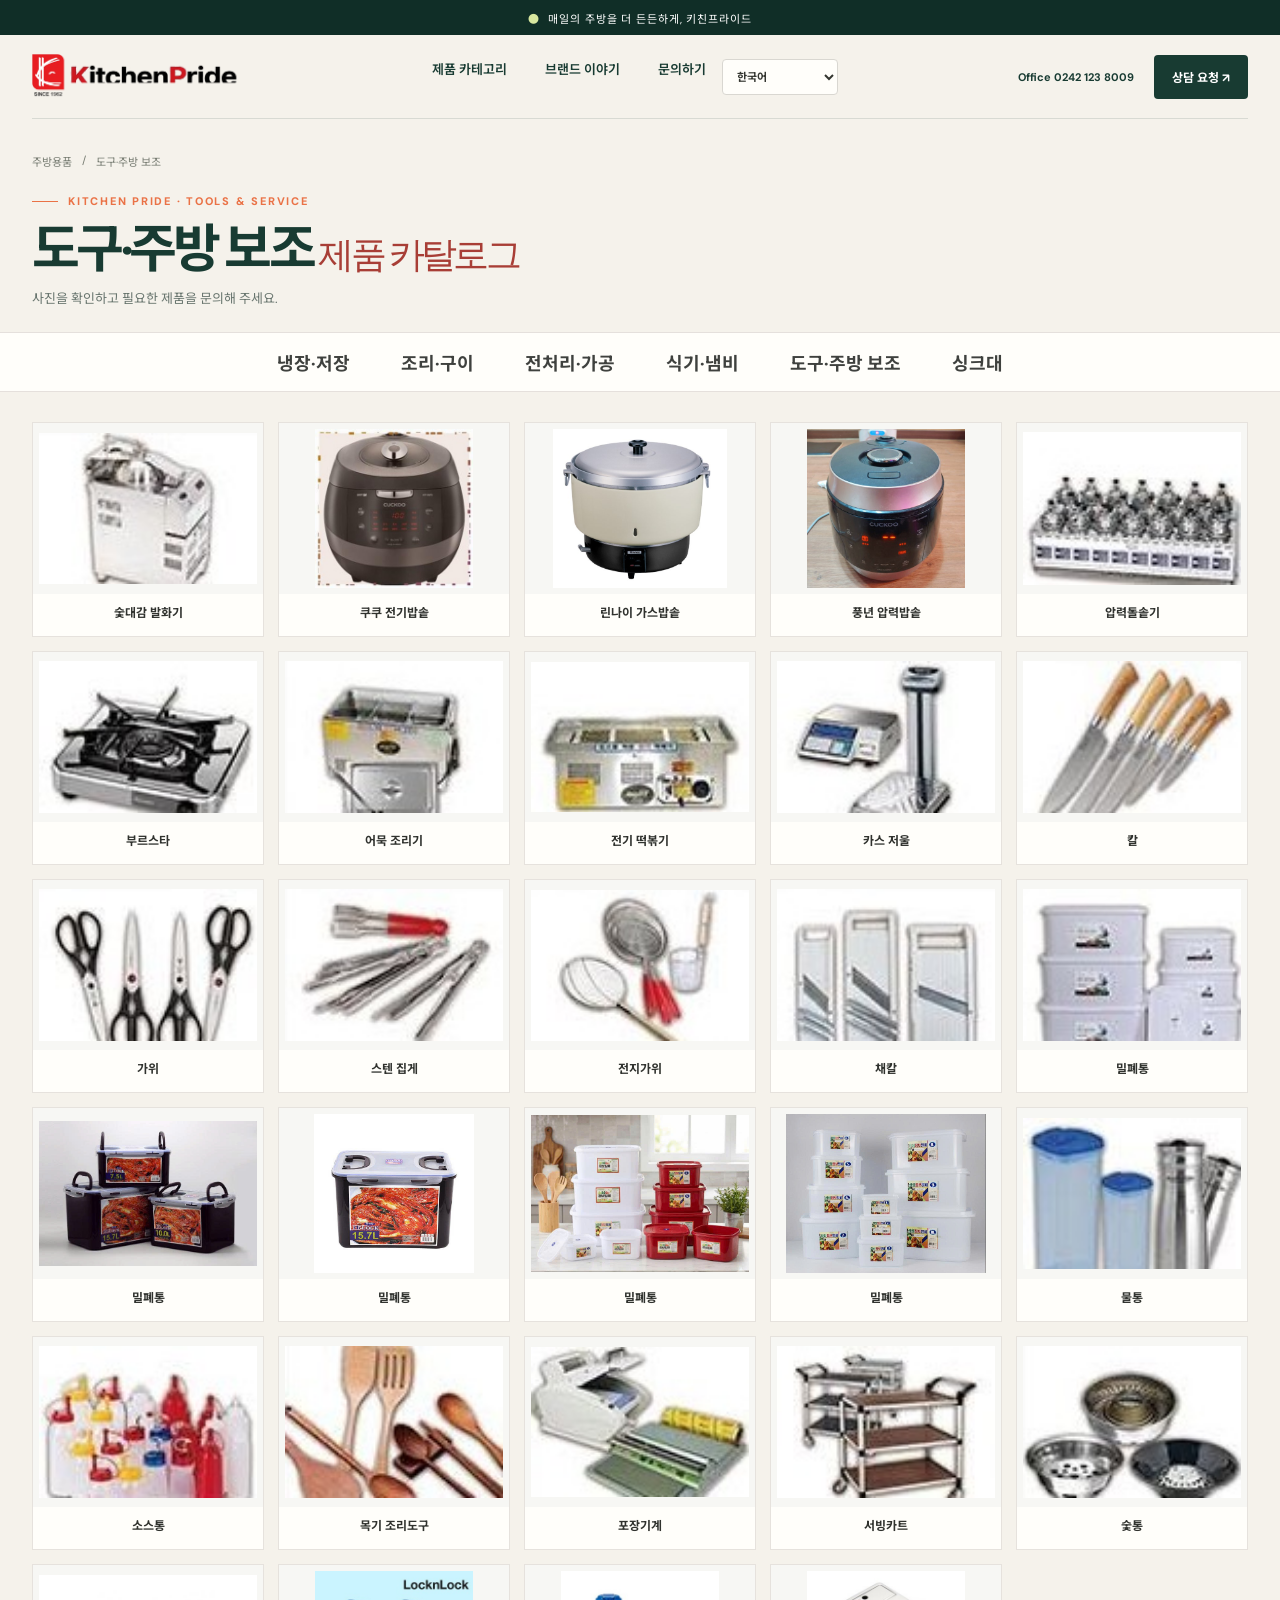
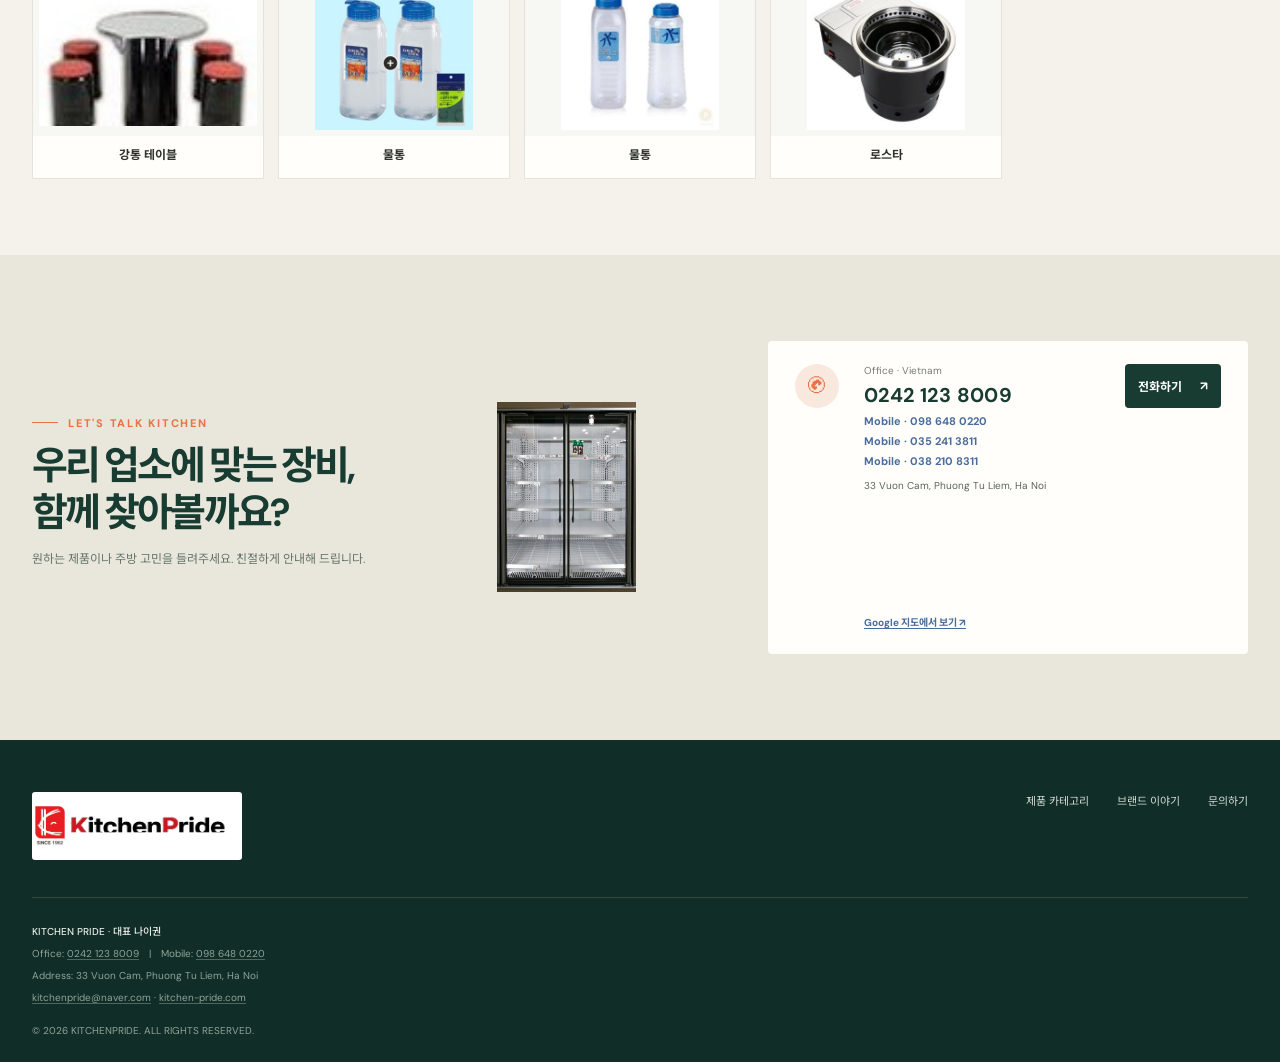
<file: kitchenware-tools.html>
<!doctype html>
<html lang="ko">
<head>
  <meta charset="utf-8"><meta name="viewport" content="width=device-width, initial-scale=1"><meta name="theme-color" content="#f5f2eb">
  <meta name="description" content="키친프라이드 도구·주방 보조 제품 카탈로그. 제품 사진과 이름을 확인하세요.">
  <title>도구·주방 보조 | 주방용품 | 키친프라이드</title>
  <link rel="preconnect" href="https://fonts.googleapis.com"><link rel="preconnect" href="https://fonts.gstatic.com" crossorigin><link href="https://fonts.googleapis.com/css2?family=DM+Sans:wght@400;500;600;700;800&family=Noto+Sans+KR:wght@400;500;600;700;800&display=swap" rel="stylesheet"><link rel="stylesheet" href="styles.css?v=20261105-contact">
</head>
<body>
<div class="topline"><span>●</span> 매일의 주방을 더 든든하게, 키친프라이드</div>
<header class="wrap nav"><a class="logo" href="index.html#home" aria-label="키친프라이드 홈"><img src="assets/kitchenpride-horizontal-new.png" alt="키친프라이드 SINCE 1962"></a><nav class="nav-links" aria-label="주요 메뉴"><a href="index.html#products">제품 카테고리</a><a href="history.html">브랜드 이야기</a><a href="index.html#contact">문의하기</a></nav><div class="nav-right"><a href="tel:02421238009">Office 0242 123 8009</a><a class="cta" href="index.html#contact">상담 요청 <span>↗</span></a></div><button class="menu" aria-label="메뉴 열기" aria-expanded="false">☰</button></header>
<main class="kitchenware-page kitchenware-detail-page"><div class="wrap kitchenware-detail-intro"><nav class="detail-breadcrumb" aria-label="위치"><a href="kitchenware.html">주방용품</a><span>/</span><span>도구·주방 보조</span></nav><div class="eyebrow">KITCHEN PRIDE · TOOLS & SERVICE</div><h1>도구·주방 보조<em> 제품 카탈로그</em></h1><p>사진을 확인하고 필요한 제품을 문의해 주세요.</p></div>
<nav class="kitchenware-nav" aria-label="주방용품 카테고리"><div class="wrap"><a href="kitchenware-cold.html">냉장·저장</a><a href="kitchenware-cooking.html">조리·구이</a><a href="kitchenware-prep.html">전처리·가공</a><a href="kitchenware-tableware.html">식기·냄비</a><a href="kitchenware-tools.html">도구·주방 보조</a><a href="kitchenware-sink.html">싱크대</a></div></nav>
<section class="wrap kitchenware-detail-catalog"><div class="kitchenware-detail-grid">
<figure class="kitchenware-detail-product"><img src="assets/kitchenware-catalog/tools-01.jpg" alt="숯대감 발화기" loading="lazy"><figcaption>숯대감 발화기</figcaption></figure>
<figure class="kitchenware-detail-product"><img src="assets/kitchenware-catalog/tools-05.jpg" alt="쿠쿠 전기밥솥" loading="lazy"><figcaption>쿠쿠 전기밥솥</figcaption></figure>
<figure class="kitchenware-detail-product"><img src="assets/kitchenware-catalog/tools-06.jpg" alt="린나이 가스밥솥" loading="lazy"><figcaption>린나이 가스밥솥</figcaption></figure>
<figure class="kitchenware-detail-product"><img src="assets/kitchenware-catalog/tools-07.jpg" alt="풍년 압력밥솥" loading="lazy"><figcaption>풍년 압력밥솥</figcaption></figure>
<figure class="kitchenware-detail-product"><img src="assets/kitchenware-catalog/tools-08.jpg" alt="압력돌솥기" loading="lazy"><figcaption>압력돌솥기</figcaption></figure>
<figure class="kitchenware-detail-product"><img src="assets/kitchenware-catalog/tools-09.jpg" alt="부르스타" loading="lazy"><figcaption>부르스타</figcaption></figure>
<figure class="kitchenware-detail-product"><img src="assets/kitchenware-catalog/tools-10.jpg" alt="어묵 조리기" loading="lazy"><figcaption>어묵 조리기</figcaption></figure>
<figure class="kitchenware-detail-product"><img src="assets/kitchenware-catalog/tools-11.jpg" alt="전기 떡볶기" loading="lazy"><figcaption>전기 떡볶기</figcaption></figure>
<figure class="kitchenware-detail-product"><img src="assets/kitchenware-catalog/tools-12.jpg" alt="카스 저울" loading="lazy"><figcaption>카스 저울</figcaption></figure>
<figure class="kitchenware-detail-product"><img src="assets/kitchenware-catalog/tools-13.jpg" alt="칼" loading="lazy"><figcaption>칼</figcaption></figure>
<figure class="kitchenware-detail-product"><img src="assets/kitchenware-catalog/tools-14.jpg" alt="가위" loading="lazy"><figcaption>가위</figcaption></figure>
<figure class="kitchenware-detail-product"><img src="assets/kitchenware-catalog/tools-15.jpg" alt="스텐 집게" loading="lazy"><figcaption>스텐 집게</figcaption></figure>
<figure class="kitchenware-detail-product"><img src="assets/kitchenware-catalog/tools-16.jpg" alt="전지가위" loading="lazy"><figcaption>전지가위</figcaption></figure>
<figure class="kitchenware-detail-product"><img src="assets/kitchenware-catalog/tools-17.jpg" alt="채칼" loading="lazy"><figcaption>채칼</figcaption></figure>
<figure class="kitchenware-detail-product"><img src="assets/kitchenware-catalog/tools-18.jpg" alt="밀폐통" loading="lazy"><figcaption>밀폐통</figcaption></figure>
<figure class="kitchenware-detail-product"><img src="assets/kitchenware-catalog/tools-18-1.jpg" alt="밀폐통" loading="lazy"><figcaption>밀폐통</figcaption></figure>
<figure class="kitchenware-detail-product"><img src="assets/kitchenware-catalog/tools-18-2.jpg" alt="밀폐통" loading="lazy"><figcaption>밀폐통</figcaption></figure>
<figure class="kitchenware-detail-product"><img src="assets/kitchenware-catalog/tools-18-3.jpg" alt="밀폐통" loading="lazy"><figcaption>밀폐통</figcaption></figure>
<figure class="kitchenware-detail-product"><img src="assets/kitchenware-catalog/tools-18-4.jpg" alt="밀폐통" loading="lazy"><figcaption>밀폐통</figcaption></figure>
<figure class="kitchenware-detail-product"><img src="assets/kitchenware-catalog/tools-19.jpg" alt="물통" loading="lazy"><figcaption>물통</figcaption></figure>
<figure class="kitchenware-detail-product"><img src="assets/kitchenware-catalog/tools-20.jpg" alt="소스통" loading="lazy"><figcaption>소스통</figcaption></figure>
<figure class="kitchenware-detail-product"><img src="assets/kitchenware-catalog/tools-21.jpg" alt="목기 조리도구" loading="lazy"><figcaption>목기 조리도구</figcaption></figure>
<figure class="kitchenware-detail-product"><img src="assets/kitchenware-catalog/tools-22.jpg" alt="포장기계" loading="lazy"><figcaption>포장기계</figcaption></figure>
<figure class="kitchenware-detail-product"><img src="assets/kitchenware-catalog/tools-24.jpg" alt="서빙카트" loading="lazy"><figcaption>서빙카트</figcaption></figure>
<figure class="kitchenware-detail-product"><img src="assets/kitchenware-catalog/tools-25.jpg" alt="숯통" loading="lazy"><figcaption>숯통</figcaption></figure>
<figure class="kitchenware-detail-product"><img src="assets/kitchenware-catalog/tools-26.jpg" alt="강통 테이블" loading="lazy"><figcaption>강통 테이블</figcaption></figure>
<figure class="kitchenware-detail-product"><img src="assets/kitchenware-catalog/tools-27.jpg" alt="물통" loading="lazy"><figcaption>물통</figcaption></figure> 
<figure class="kitchenware-detail-product"><img src="assets/kitchenware-catalog/tools-28.jpg" alt="물통" loading="lazy"><figcaption>물통</figcaption></figure>
<figure class="kitchenware-detail-product"><img src="assets/kitchenware-catalog/tools-29.jpg" alt="로스타" loading="lazy"><figcaption>로스타</figcaption></figure>





</div></section>
<section class="contact" id="contact"><div class="wrap contact-inner"><div><div class="eyebrow">Let's talk kitchen</div><h2>우리 업소에 맞는 장비,<br>함께 찾아볼까요?</h2><p>원하는 제품이나 주방 고민을 들려주세요. 친절하게 안내해 드립니다.</p></div>
    
        <div class="contact-photo" style="width:260px;max-width:260px;flex:0 0 260px;overflow:hidden;">
      <img src="assets/commercial-refrigerator.jpg" alt="키친프라이드 주방 장비" style="display:block;width:100%;max-width:260px;height:190px;max-height:190px;object-fit:contain;">
    </div> 
    
    <div class="contact-card main-contact-card"><div class="contact-icon">✆</div>
    <div class="main-contact-details"><small>Office · Vietnam</small><strong>0242 123 8009</strong>
        <a class="main-mobile-number" href="tel:0986480220">Mobile · 098 648 0220</a>
        <a class="main-mobile-number" href="tel:0352413811">Mobile · 035 241 3811</a>
        <a class="main-mobile-number" href="tel:0382108311">Mobile · 038 210 8311</a>
        <address>33 Vuon Cam, Phuong Tu Liem, Ha Noi</address><iframe title="키친프라이드 하노이 매장 구글 지도" src="https://www.google.com/maps?q=33%20Vuon%20Cam%2C%20Phuong%20Tu%20Liem%2C%20Ha%20Noi&amp;output=embed" loading="lazy" referrerpolicy="no-referrer-when-downgrade"></iframe><a class="map-link" href="https://www.google.com/maps/search/?api=1&amp;query=33+Vuon+Cam%2C+Phuong+Tu+Liem%2C+Ha+Noi" target="_blank" rel="noopener noreferrer">Google 지도에서 보기 ↗</a></div><a class="button dark" href="tel:02421238009">전화하기 <span>↗</span></a></div></div></section>
</main>
<footer class="footer"><div class="wrap"><div class="footer-top"><a class="logo" href="index.html#home" aria-label="키친프라이드 홈"><img src="assets/kitchenpride-horizontal-new.png" alt="키친프라이드 SINCE 1962"></a><div class="footer-links"><a href="index.html#products">제품 카테고리</a><a href="history.html">브랜드 이야기</a><a href="index.html#contact">문의하기</a></div></div><div class="footer-bottom"><div class="business-footer-info"><p><strong>KITCHEN PRIDE · 대표 나이권</strong></p><p>Office: <a href="tel:02421238009">0242 123 8009</a>　|　Mobile: <a href="tel:0986480220">098 648 0220</a></p><p>Address: 33 Vuon Cam, Phuong Tu Liem, Ha Noi</p><p><a href="mailto:kitchenpride@naver.com">kitchenpride@naver.com</a> · <a href="https://kitchen-pride.com">kitchen-pride.com</a></p></div><span>© 2026 KITCHENPRIDE. ALL RIGHTS RESERVED.</span></div></div></footer>
<script src="app.js" defer></script>
</body>
</html>
</file>
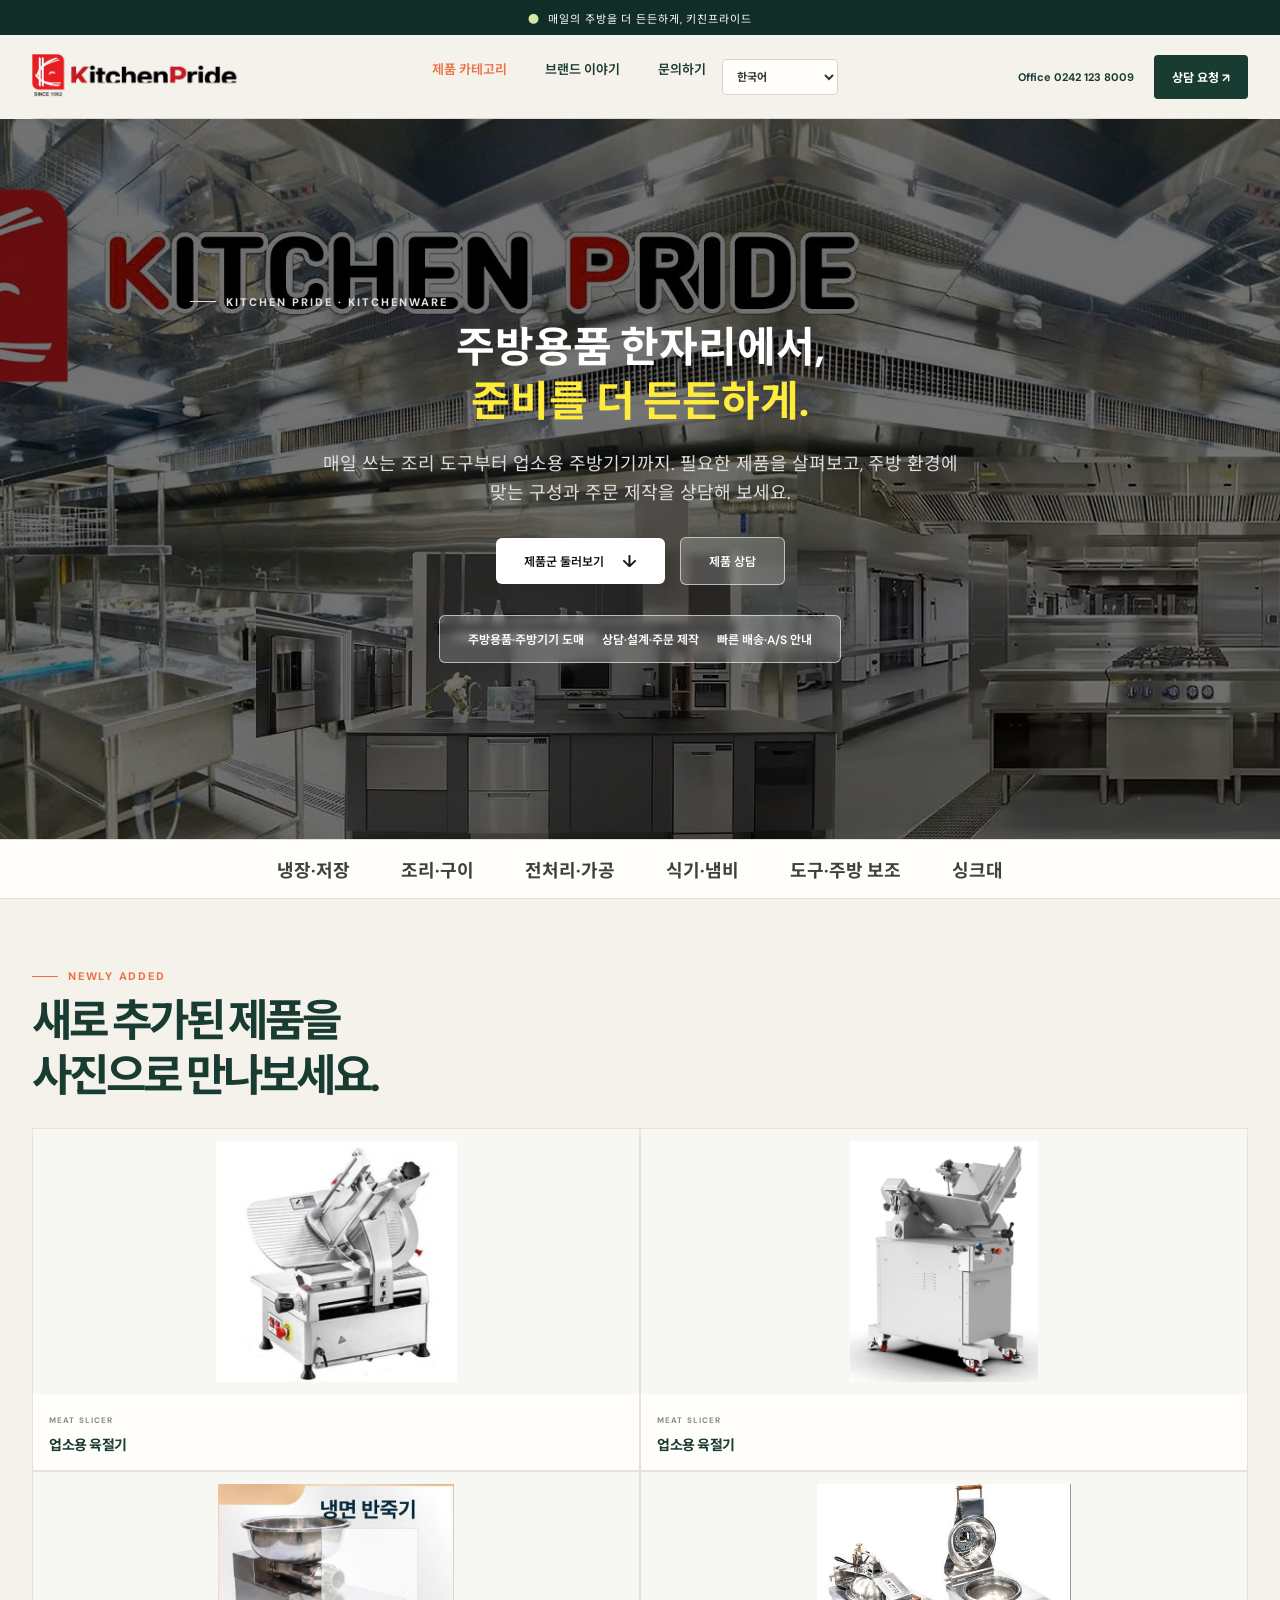
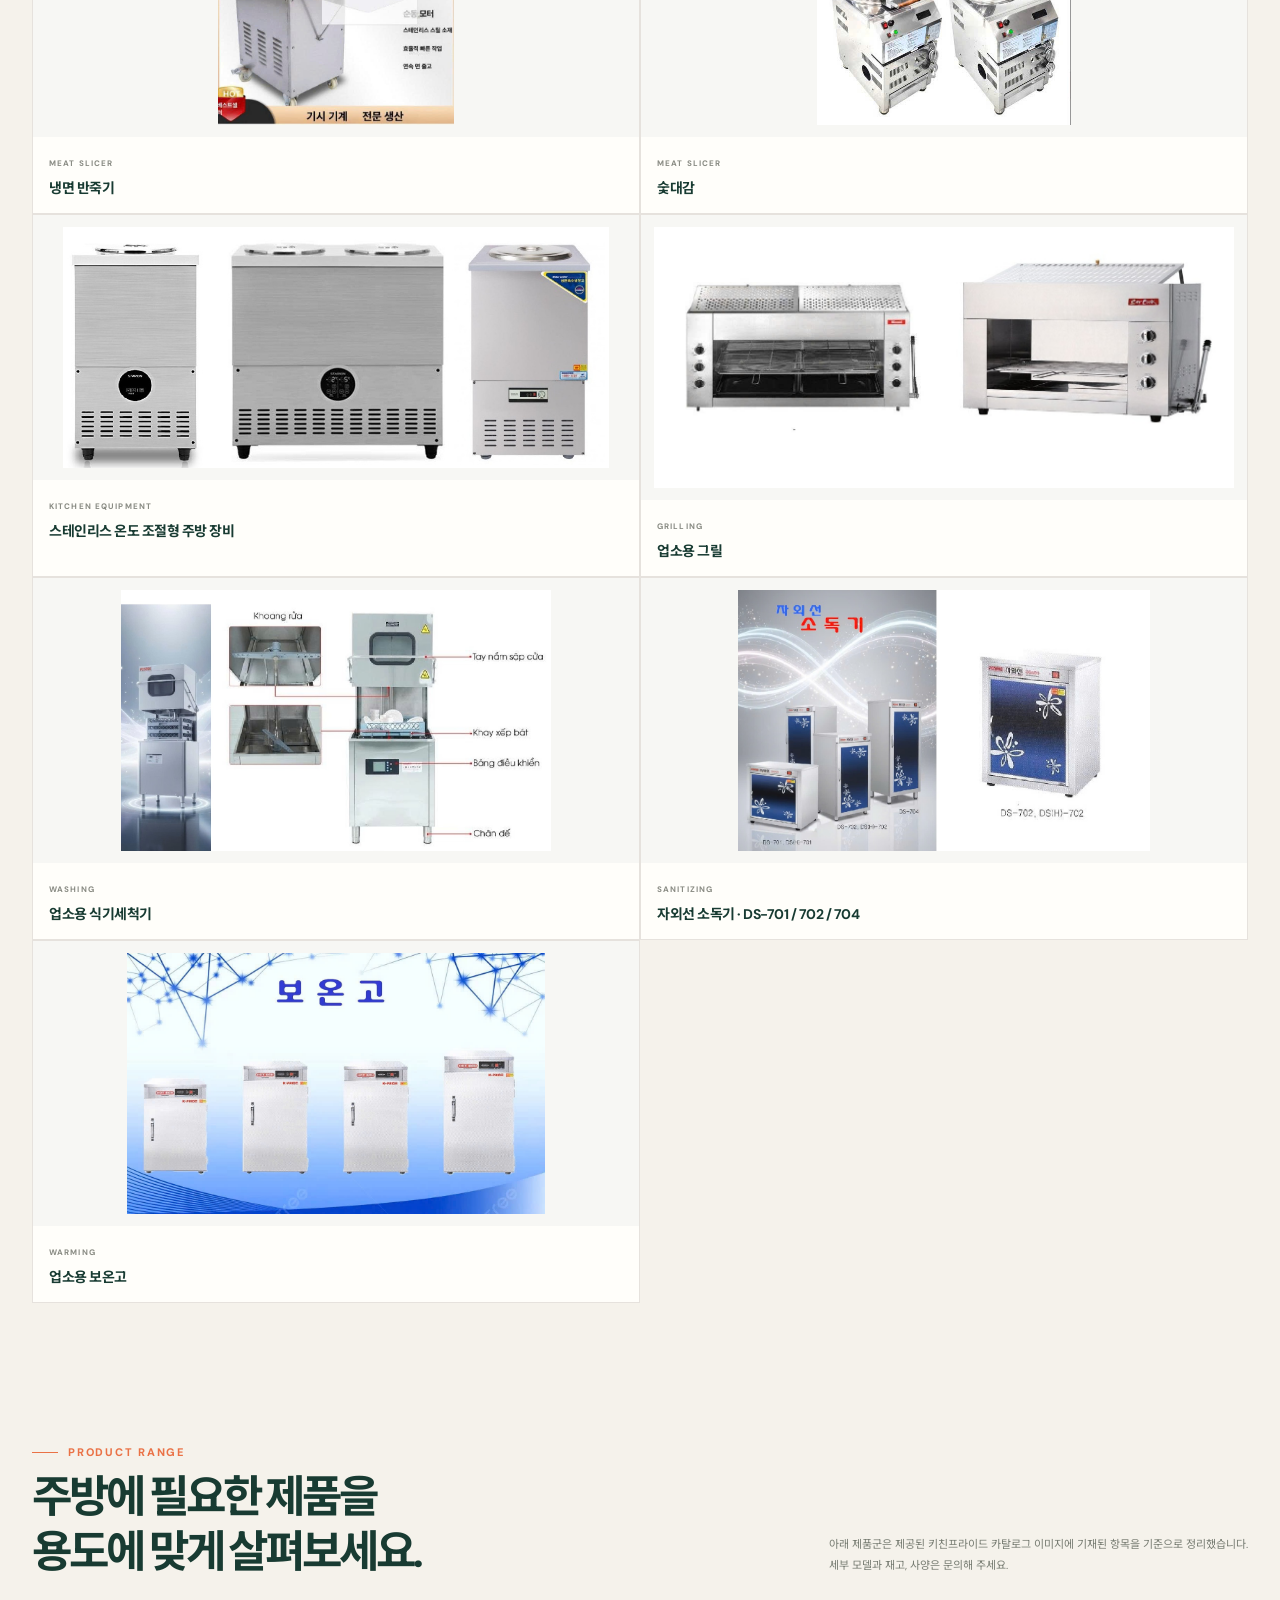
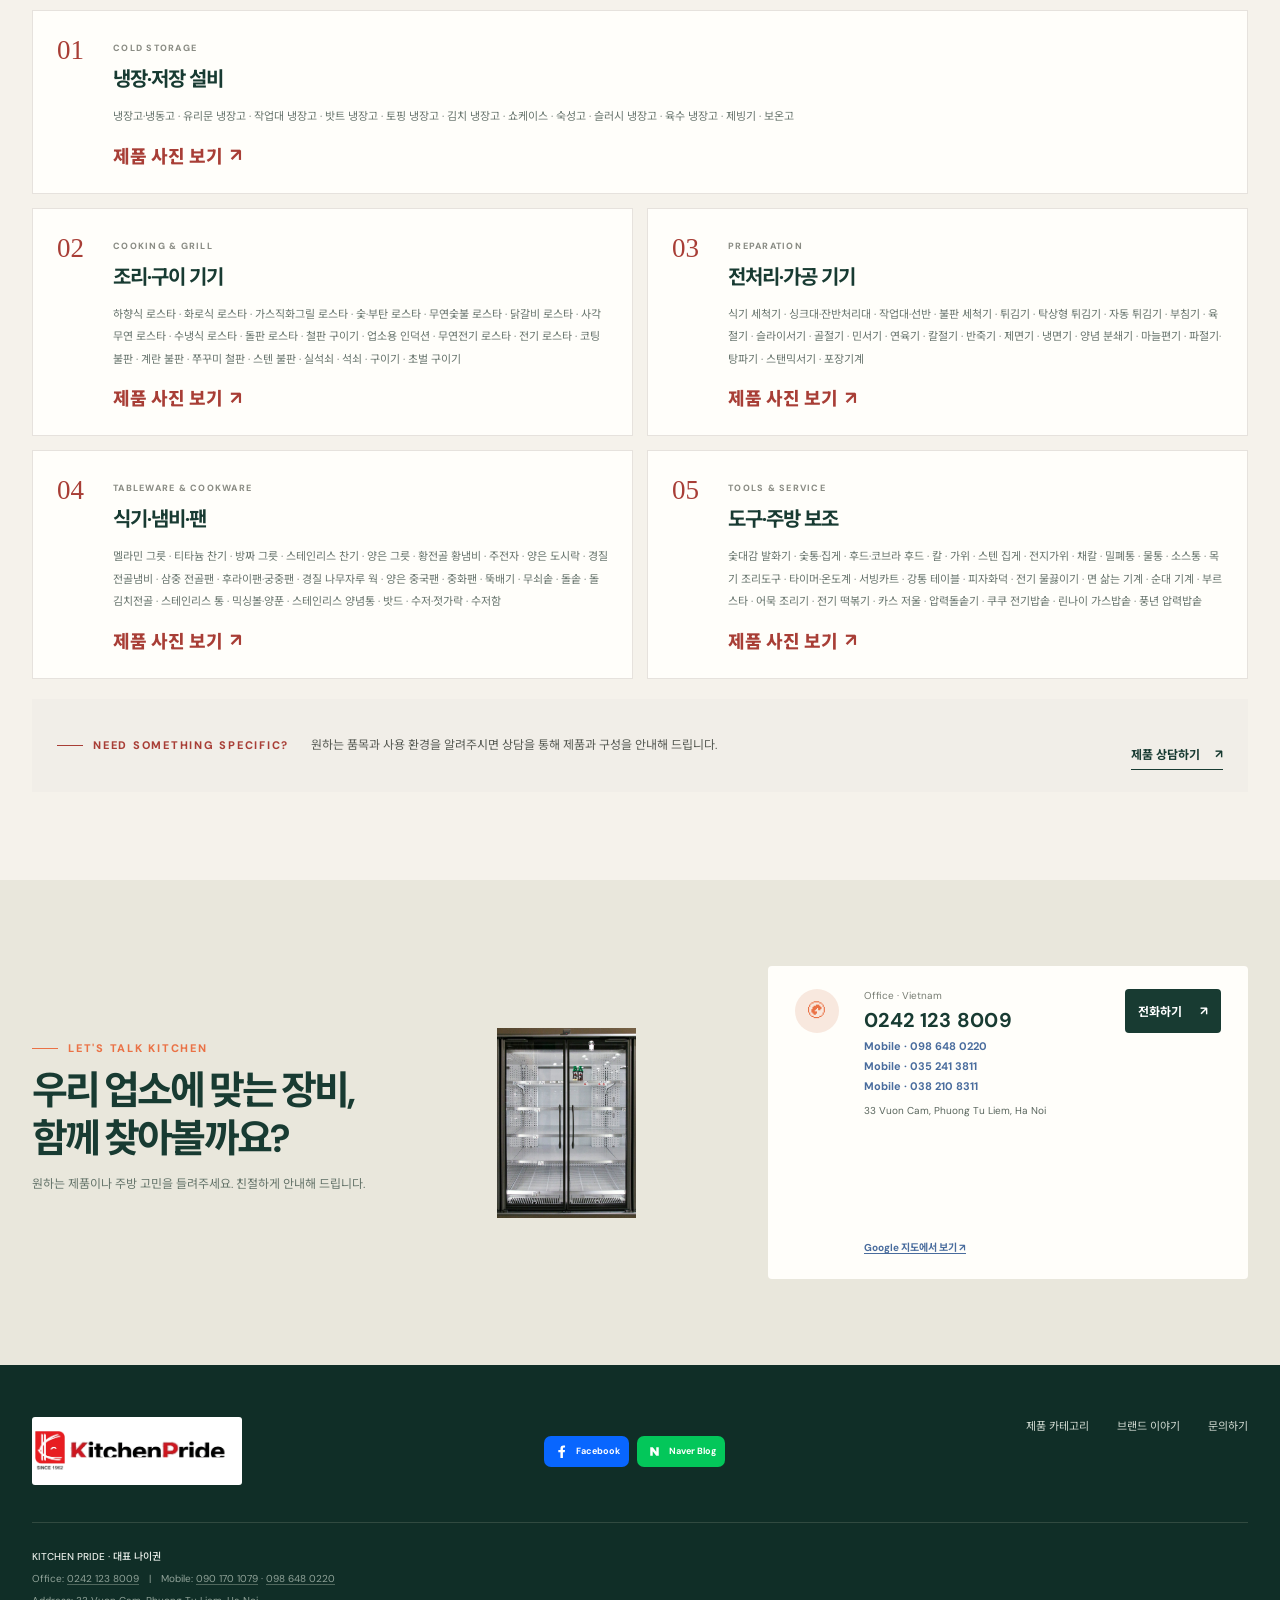
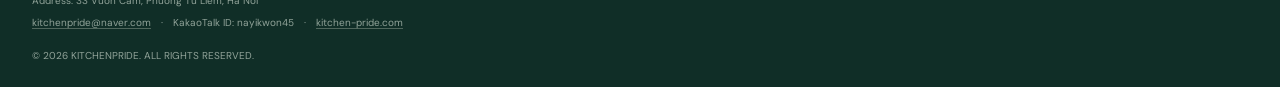
<file: kitchenware.html>
<!doctype html>
<html lang="ko">
<head>
  <meta charset="utf-8">
  <meta name="viewport" content="width=device-width, initial-scale=1">
  <meta name="theme-color" content="#f5f2eb">
  <meta name="description" content="키친프라이드 주방용품 및 업소용 조리기기 제품군. 도매, 상담, 설계, 주문 제작을 안내합니다.">
  <title>주방용품 | 키친프라이드</title>
  <link rel="preconnect" href="https://fonts.googleapis.com">
  <link rel="preconnect" href="https://fonts.gstatic.com" crossorigin>
  <link href="https://fonts.googleapis.com/css2?family=DM+Sans:wght@400;500;600;700;800&family=Noto+Sans+KR:wght@400;500;600;700;800&display=swap" rel="stylesheet">
  <link rel="stylesheet" href="styles.css?v=20261105-contact">
</head>
<body>
  <div class="topline"><span>●</span> 매일의 주방을 더 든든하게, 키친프라이드</div>
  <header class="wrap nav">
    <a class="logo" href="index.html#home" aria-label="키친프라이드 홈"><img src="assets/kitchenpride-horizontal-new.png" alt="키친프라이드 SINCE 1962"></a>
    <nav class="nav-links" aria-label="주요 메뉴"><a href="index.html#products" aria-current="page">제품 카테고리</a><a href="history.html">브랜드 이야기</a><a href="index.html#contact">문의하기</a></nav>
    <div class="nav-right"><a href="tel:02421238009">Office 0242 123 8009</a><a class="cta" href="index.html#contact">상담 요청 <span>↗</span></a></div>
    <button class="menu" aria-label="메뉴 열기" aria-expanded="false">☰</button>
  </header>
  <main class="kitchenware-page">

    <!-- HERO SECTION (전체 배경 이미지 적용) -->
    <section class="kitchenware-hero" style="
      position: relative;
      width: 100%;
      min-height: 80vh;
      display: flex;
      align-items: center;
      justify-content: center;
      background: url('assets/inside_kitchen1-brand.jpg') no-repeat center center / cover;
      padding: 80px 20px;
      box-sizing: border-box;
    ">
      <!-- 텍스트 가독성을 위한 어두운 반투명 오버레이 -->
      <div style="
        position: absolute;
        top: 0; left: 0; right: 0; bottom: 0;
        background: rgba(0, 0, 0, 0.55);
        z-index: 1;
      "></div>

      <!-- 콘텐츠 영역 -->
      <div style="
        position: relative;
        z-index: 2;
        max-width: 900px;
        width: 100%;
        text-align: center;
        color: #ffffff;
      ">
        <div class="eyebrow" style="color: #e0e0e0; letter-spacing: 2px; margin-bottom: 12px;">KITCHEN PRIDE · KITCHENWARE</div>
        <h1 style="font-size: 42px; font-weight: 700; line-height: 1.3; margin: 0 0 20px 0; color: #ffffff; word-break: keep-all;">
          주방용품 한자리에서,<br><em style="font-style: normal; color: #ffeb3b;">준비를 더 든든하게.</em>
        </h1>
        <p style="font-size: 18px; line-height: 1.6; color: #dddddd; max-width: 650px; margin: 0 auto 30px auto; word-break: keep-all;">
          매일 쓰는 조리 도구부터 업소용 주방기기까지. 필요한 제품을 살펴보고, 주방 환경에 맞는 구성과 주문 제작을 상담해 보세요.
        </p>
        <div class="actions" style="display: flex; gap: 15px; justify-content: center; align-items: center; margin-bottom: 30px;">
          <a class="button dark" href="#catalog" style="background-color: #ffffff; color: #111111; padding: 14px 28px; border-radius: 6px; text-decoration: none; font-weight: 600;">제품군 둘러보기 <span class="arrow">↓</span></a>
          <a class="button outline" href="index.html#contact" style="background-color: rgba(255, 255, 255, 0.2); color: #ffffff; border: 1px solid rgba(255, 255, 255, 0.6); padding: 14px 28px; border-radius: 6px; text-decoration: none; font-weight: 600; backdrop-filter: blur(4px);">제품 상담</a>
        </div>
        <a class="button outline" href="index.html#contact" style="background-color: rgba(255, 255, 255, 0.2); color: #ffffff; border: 1px solid rgba(255, 255, 255, 0.6); padding: 14px 28px; border-radius: 6px; text-decoration: none; font-weight: 600; backdrop-filter: blur(4px);">
          <span>주방용품·주방기기 도매</span>
          <span>상담·설계·주문 제작</span>
          <span>빠른 배송·A/S 안내</span></a></div></div></section>
    <nav class="kitchenware-nav" aria-label="주방용품 카테고리 바로가기"><div class="wrap"><a href="kitchenware-cold.html">냉장·저장</a><a href="kitchenware-cooking.html">조리·구이</a><a href="kitchenware-prep.html">전처리·가공</a><a href="kitchenware-tableware.html">식기·냄비</a>
      <a href="kitchenware-tools.html">도구·주방 보조</a><a href="kitchenware-sink.html">싱크대</a></div></nav>
    <section class="wrap kitchenware-new-products" aria-labelledby="new-products-title">
      <header class="kitchenware-section-head"><div><span class="eyebrow">Newly added</span><h2 id="new-products-title">새로 추가된 제품을<br>사진으로 만나보세요.</h2></div><p> </p></header>
      <div class="kitchenware-product-grid">
        
        <article class="kitchenware-product-card"><img src="assets/meatslicer1.jpg" alt="업소용 육절기 제품 1"><div><span>MEAT SLICER</span><h3>업소용 육절기</h3></div></article>
        <article class="kitchenware-product-card"><img src="assets/meatslicer2.jpg" alt="업소용 육절기 제품 2"><div><span>MEAT SLICER</span><h3>업소용 육절기</h3></div></article>
        <article class="kitchenware-product-card"><img src="assets/mixernoodle.jpg" alt="냉면 반죽기"><div><span>MEAT SLICER</span><h3>냉면 반죽기</h3></div></article>
        <article class="kitchenware-product-card"><img src="assets/fire.jpg" alt="숯대감"><div><span>MEAT SLICER</span><h3>숯대감</h3></div></article>
        <article class="kitchenware-product-card"><img src="assets/Stock pot.jpg" alt="스테인리스 온도 조절형 주방 장비"><div><span>KITCHEN EQUIPMENT</span><h3>스테인리스 온도 조절형 주방 장비</h3></div></article>
        <article class="kitchenware-product-card kitchenware-product-card-wide"><img src="assets/gril1.jpg" alt="스테인리스 업소용 그릴"><div><span>GRILLING</span><h3>업소용 그릴</h3></div></article>
        <article class="kitchenware-product-card kitchenware-product-card-wide"><img src="assets/dishcleaner.jpg" alt="POS EKO 업소용 식기세척기"><div><span>WASHING</span><h3>업소용 식기세척기</h3></div></article>
        <article class="kitchenware-product-card kitchenware-product-card-wide"><img src="assets/Sterilizer1.jpg" alt="DS-701, DS-702, DS-704 자외선 소독기"><div><span>SANITIZING</span><h3>자외선 소독기 · DS-701 / 702 / 704</h3></div></article>
        <article class="kitchenware-product-card kitchenware-product-card-wide"><img src="assets/warmer.jpg" alt="여러 크기의 업소용 보온고"><div><span>WARMING</span><h3>업소용 보온고</h3></div></article>
        
        
      </div>
    </section>
    <section class="wrap kitchenware-catalog" id="catalog">
      <header class="kitchenware-section-head"><div><span class="eyebrow">Product range</span><h2>주방에 필요한 제품을<br>용도에 맞게 살펴보세요.</h2></div><p>아래 제품군은 제공된 키친프라이드 카탈로그 이미지에 기재된 항목을 기준으로 정리했습니다.<br>세부 모델과 재고, 사양은 문의해 주세요.</p></header>
      <div class="kitchenware-groups">
        <article class="kitchenware-group kitchenware-group-wide" id="cold"><div class="kitchenware-group-number">01</div><div><span class="kitchenware-group-en">COLD STORAGE</span><h3>냉장·저장 설비</h3><p class="kitchenware-products">냉장고·냉동고 · 유리문 냉장고 · 작업대 냉장고 · 밧트 냉장고 · 토핑 냉장고 · 김치 냉장고 · 쇼케이스 · 숙성고 · 슬러시 냉장고 · 육수 냉장고 · 제빙기 · 보온고</p><a class="kitchenware-group-link" href="kitchenware-cold.html">제품 사진 보기 <span>↗</span></a></div></article>
        <article class="kitchenware-group" id="cooking"><div class="kitchenware-group-number">02</div><div><span class="kitchenware-group-en">COOKING & GRILL</span><h3>조리·구이 기기</h3><p class="kitchenware-products">하향식 로스타 · 화로식 로스타 · 가스직화그릴 로스타 · 숯·부탄 로스타 · 무연숯불 로스타 · 닭갈비 로스타 · 사각무연 로스타 · 수냉식 로스타 · 돌판 로스타 · 철판 구이기 · 업소용 인덕션 · 무연전기 로스타 · 전기 로스타 · 코팅 불판 · 계란 불판 · 쭈꾸미 철판 · 스텐 불판 · 실석쇠 · 석쇠 · 구이기 · 초벌 구이기</p><a class="kitchenware-group-link" href="kitchenware-cooking.html">제품 사진 보기 <span>↗</span></a></div></article>
        <article class="kitchenware-group" id="prep"><div class="kitchenware-group-number">03</div><div><span class="kitchenware-group-en">PREPARATION</span><h3>전처리·가공 기기</h3><p class="kitchenware-products">식기 세척기 · 싱크대·잔반처리대 · 작업대·선반 · 불판 세척기 · 튀김기 · 탁상형 튀김기 · 자동 튀김기 · 부침기 · 육절기 · 슬라이서기 · 골절기 · 민서기 · 연육기 · 칼절기 · 반죽기 · 제면기 · 냉면기 · 양념 분쇄기 · 마늘편기 · 파절기·탕파기 · 스탠믹서기 · 포장기계</p><a class="kitchenware-group-link" href="kitchenware-prep.html">제품 사진 보기 <span>↗</span></a></div></article>
        <article class="kitchenware-group" id="tableware"><div class="kitchenware-group-number">04</div><div><span class="kitchenware-group-en">TABLEWARE & COOKWARE</span><h3>식기·냄비·팬</h3><p class="kitchenware-products">멜라민 그릇 · 티타늄 찬기 · 방짜 그릇 · 스테인리스 찬기 · 양은 그릇 · 황전골 황냄비 · 주전자 · 양은 도시락 · 경질 전골냄비 · 삼중 전골팬 · 후라이팬·궁중팬 · 경질 나무자루 웍 · 양은 중국팬 · 중화팬 · 뚝배기 · 무쇠솥 · 돌솥 · 돌 김치전골 · 스테인리스 통 · 믹싱볼·양푼 · 스테인리스 양념통 · 밧드 · 수저·젓가락 · 수저함</p><a class="kitchenware-group-link" href="kitchenware-tableware.html">제품 사진 보기 <span>↗</span></a></div></article>
        <article class="kitchenware-group" id="tools"><div class="kitchenware-group-number">05</div><div><span class="kitchenware-group-en">TOOLS & SERVICE</span><h3>도구·주방 보조</h3><p class="kitchenware-products">숯대감 발화기 · 숯통·집게 · 후드·코브라 후드 · 칼 · 가위 · 스텐 집게 · 전지가위 · 채칼 · 밀폐통 · 물통 · 소스통 · 목기 조리도구 · 타이머·온도계 · 서빙카트 · 강통 테이블 · 피자화덕 · 전기 물끓이기 · 면 삶는 기계 · 순대 기계 · 부르스타 · 어묵 조리기 · 전기 떡볶기 · 카스 저울 · 압력돌솥기 · 쿠쿠 전기밥솥 · 린나이 가스밥솥 · 풍년 압력밥솥</p><a class="kitchenware-group-link" href="kitchenware-tools.html">제품 사진 보기 <span>↗</span></a></div></article>
      </div>
      <aside class="kitchenware-catalog-note"><span class="eyebrow">Need something specific?</span><p>원하는 품목과 사용 환경을 알려주시면 상담을 통해 제품과 구성을 안내해 드립니다.</p><a class="text-link" href="index.html#contact">제품 상담하기 <span>↗</span></a></aside>
    </section>
    <section class="contact" id="contact"><div class="wrap contact-inner"><div><div class="eyebrow">Let's talk kitchen</div><h2>우리 업소에 맞는 장비,<br>함께 찾아볼까요?</h2><p>원하는 제품이나 주방 고민을 들려주세요. 친절하게 안내해 드립니다.</p></div>
    
        <div class="contact-photo" style="width:260px;max-width:260px;flex:0 0 260px;overflow:hidden;">
      <img src="assets/commercial-refrigerator.jpg" alt="키친프라이드 주방 장비" style="display:block;width:100%;max-width:260px;height:190px;max-height:190px;object-fit:contain;">
    </div> 
    
    <div class="contact-card main-contact-card"><div class="contact-icon">✆</div>
    <div class="main-contact-details"><small>Office · Vietnam</small><strong>0242 123 8009</strong>
        <a class="main-mobile-number" href="tel:0986480220">Mobile · 098 648 0220</a>
        <a class="main-mobile-number" href="tel:0352413811">Mobile · 035 241 3811</a>
        <a class="main-mobile-number" href="tel:0382108311">Mobile · 038 210 8311</a>
        <address>33 Vuon Cam, Phuong Tu Liem, Ha Noi</address><iframe title="키친프라이드 하노이 매장 구글 지도" src="https://www.google.com/maps?q=33%20Vuon%20Cam%2C%20Phuong%20Tu%20Liem%2C%20Ha%20Noi&amp;output=embed" loading="lazy" referrerpolicy="no-referrer-when-downgrade"></iframe><a class="map-link" href="https://www.google.com/maps/search/?api=1&amp;query=33+Vuon+Cam%2C+Phuong+Tu+Liem%2C+Ha+Noi" target="_blank" rel="noopener noreferrer">Google 지도에서 보기 ↗</a></div><a class="button dark" href="tel:02421238009">전화하기 <span>↗</span></a></div></div></section>
  </main>
  <footer class="footer"><div class="wrap"><div class="footer-top"><a class="logo" href="index.html#home" aria-label="키친프라이드 홈"><img src="assets/kitchenpride-horizontal-new.png" alt="키친프라이드 SINCE 1962"></a><div class="footer-social-links"><a class="kitchenware-social-facebook" href="https://www.facebook.com/kpmanager/photos_by?locale=ko_KR" target="_blank" rel="noopener noreferrer" aria-label="Facebook 제품 사진 보기"><svg viewBox="0 0 48 48" aria-hidden="true"><path d="M28 42V26h5l1-6h-6v-4c0-2 1-3 3-3h3V7h-5c-5 0-8 3-8 9v4h-6v6h6v16h7Z" fill="currentColor"/></svg><span>Facebook</span></a><a class="kitchenware-social-naver" href="https://m.blog.naver.com/kitchenpride?tab=1" target="_blank" rel="noopener noreferrer" aria-label="네이버 블로그 보기"><svg viewBox="0 0 48 48" aria-hidden="true"><path d="M12 36V12h7l10 13V12h7v24h-7L19 23v13h-7Z" fill="currentColor"/></svg><span>Naver Blog</span></a></div><div class="footer-links"><a href="index.html#products">제품 카테고리</a><a href="history.html">브랜드 이야기</a><a href="index.html#contact">문의하기</a></div></div><div class="footer-bottom"><div class="business-footer-info"><p><strong>KITCHEN PRIDE · 대표 나이권</strong></p><p>Office: <a href="tel:02421238009">0242 123 8009</a>　|　Mobile: <a href="tel:0901701079">090 170 1079</a> · <a href="tel:0986480220">098 648 0220</a></p><p>Address: 33 Vuon Cam, Phuong Tu Liem, Ha Noi</p><p><a href="mailto:kitchenpride@naver.com">kitchenpride@naver.com</a>　·　KakaoTalk ID: nayikwon45　·　<a href="https://kitchen-pride.com">kitchen-pride.com</a></p></div><span>© 2026 KITCHENPRIDE. ALL RIGHTS RESERVED.</span></div></div></footer>
  <script src="app.js" defer></script>
</body>
</html>
</file>
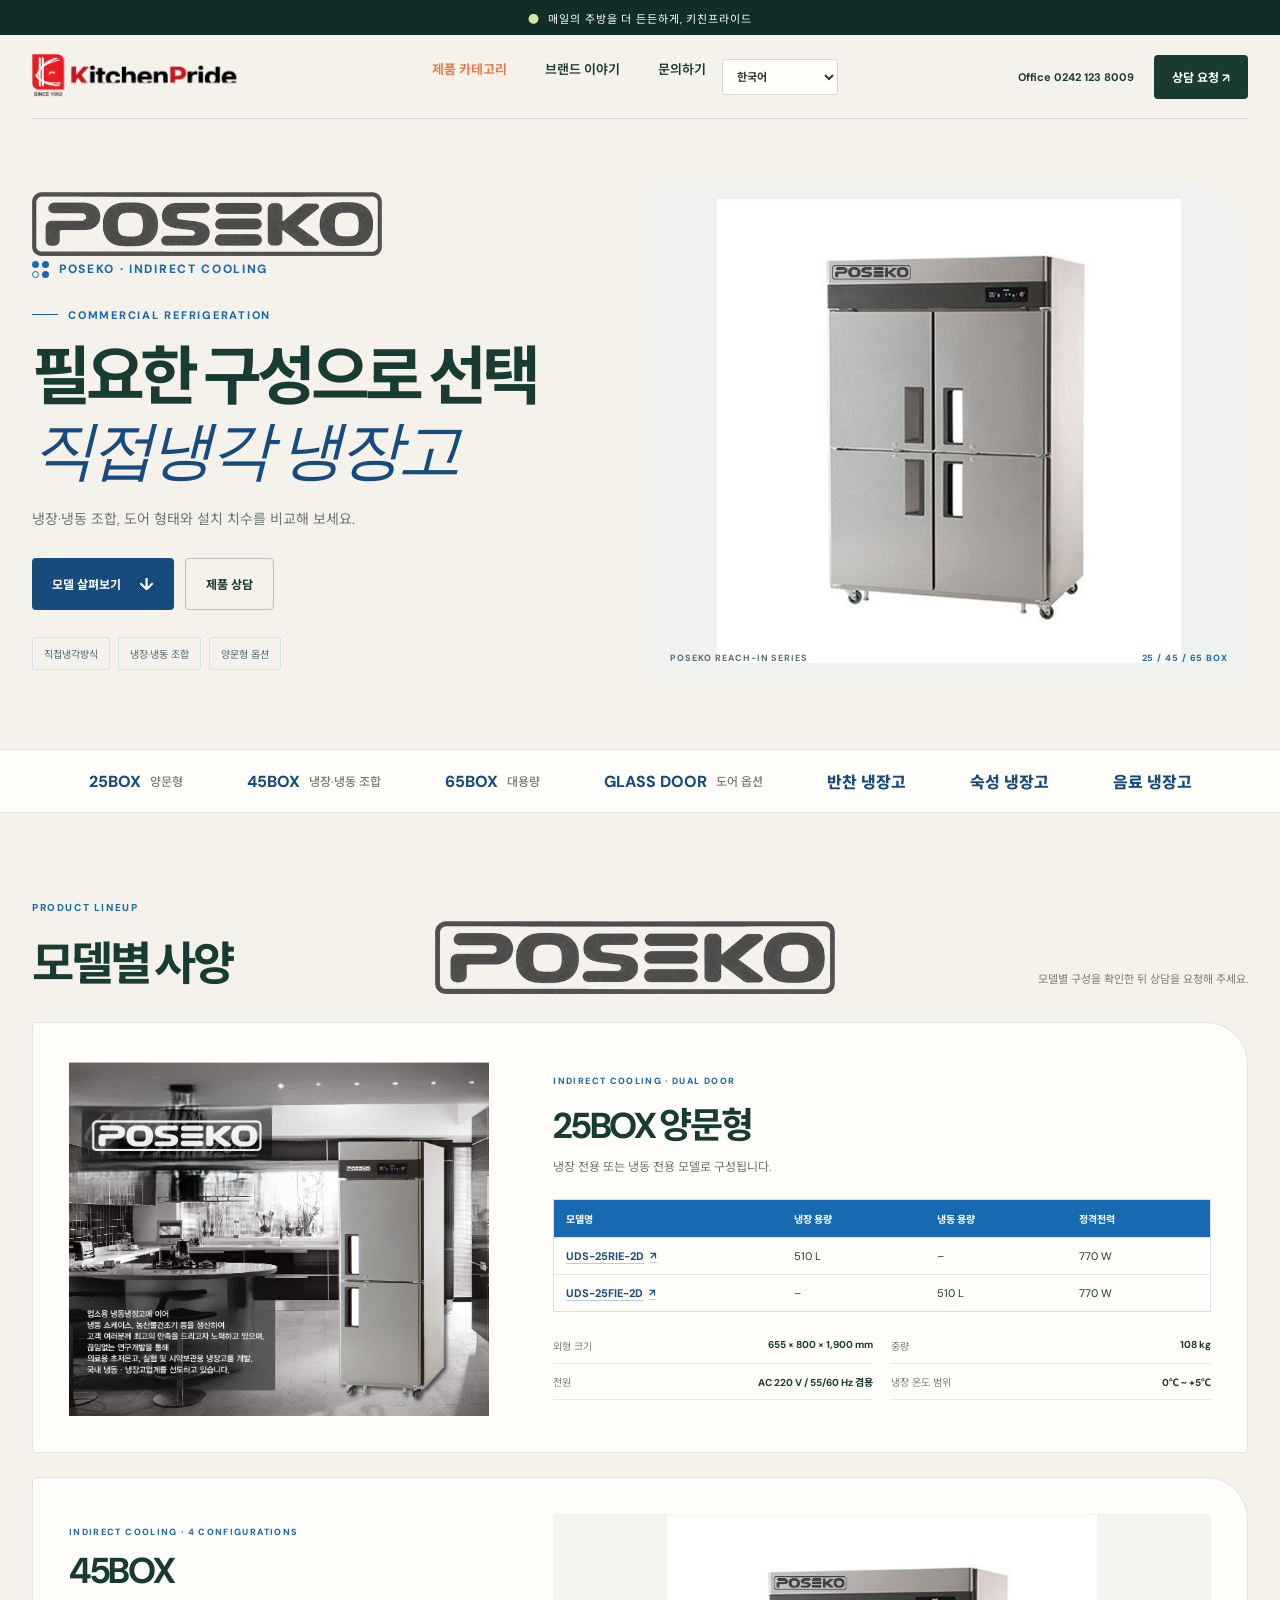
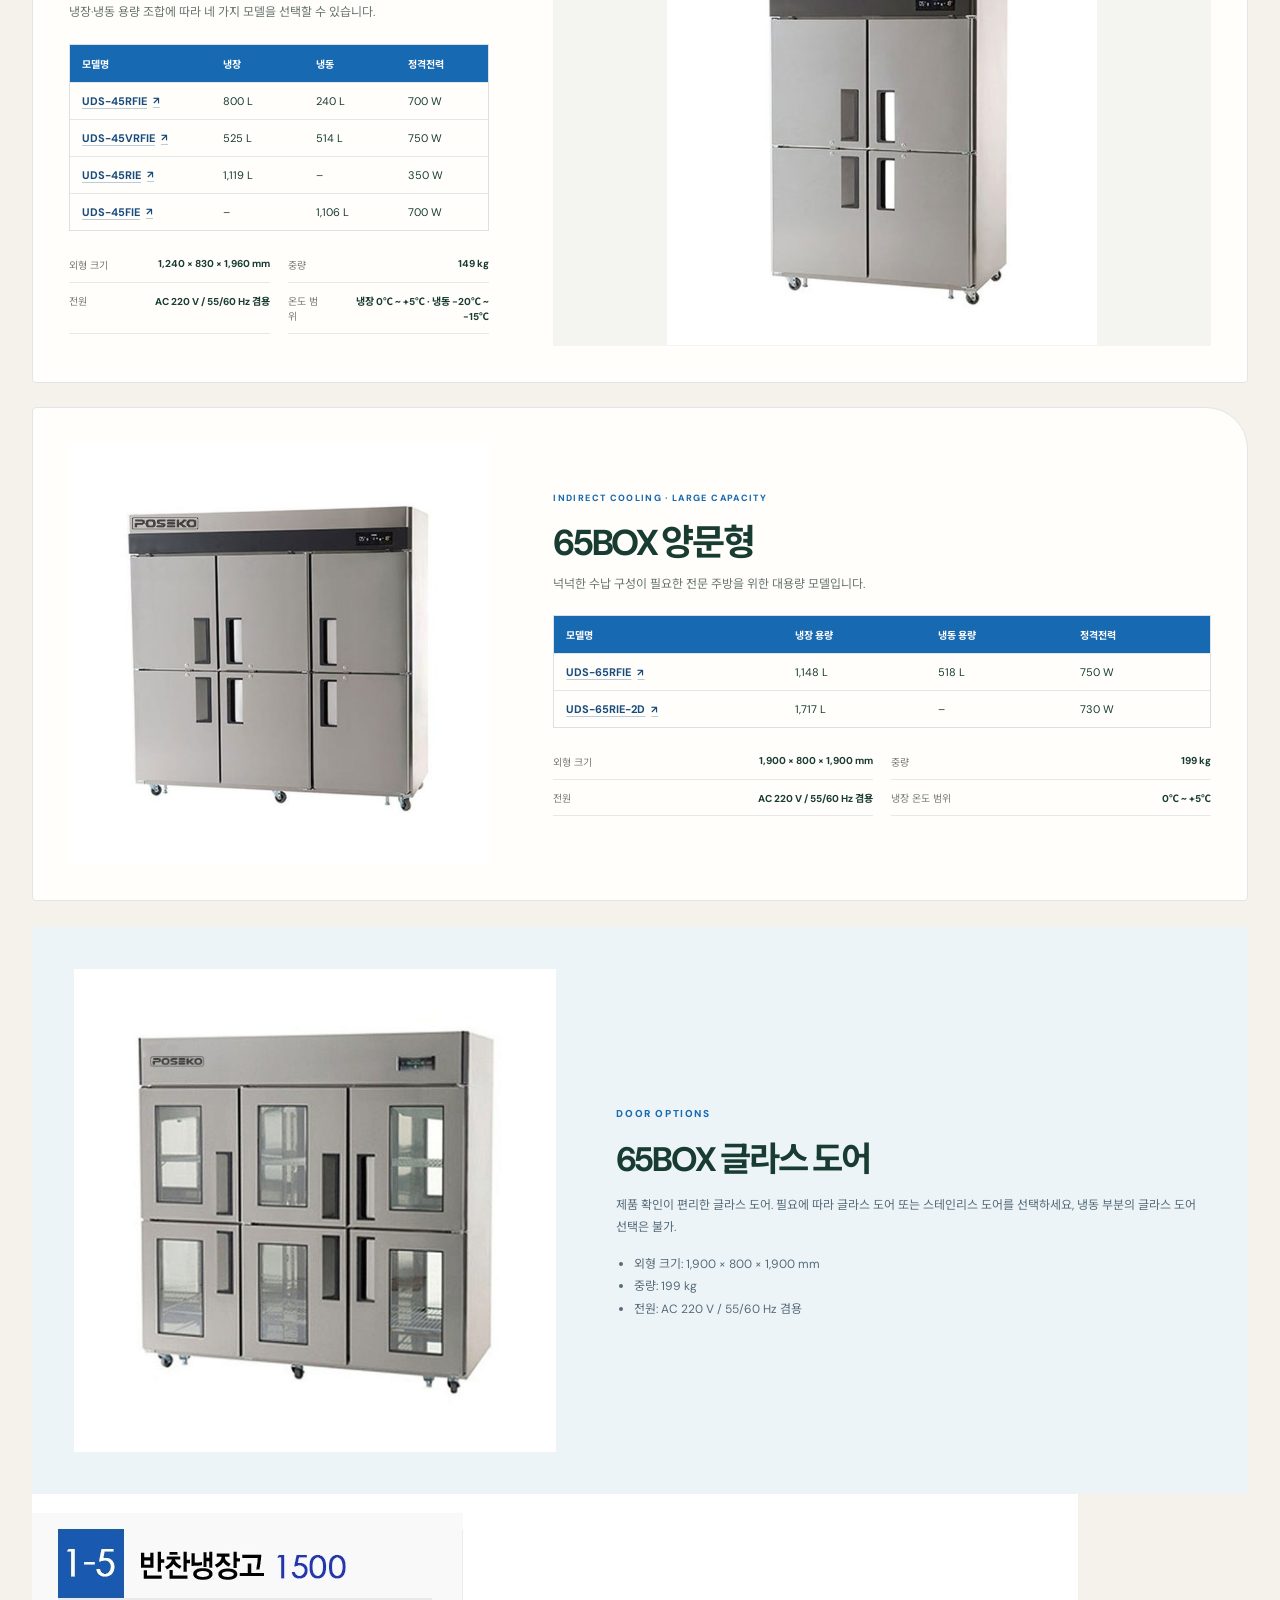
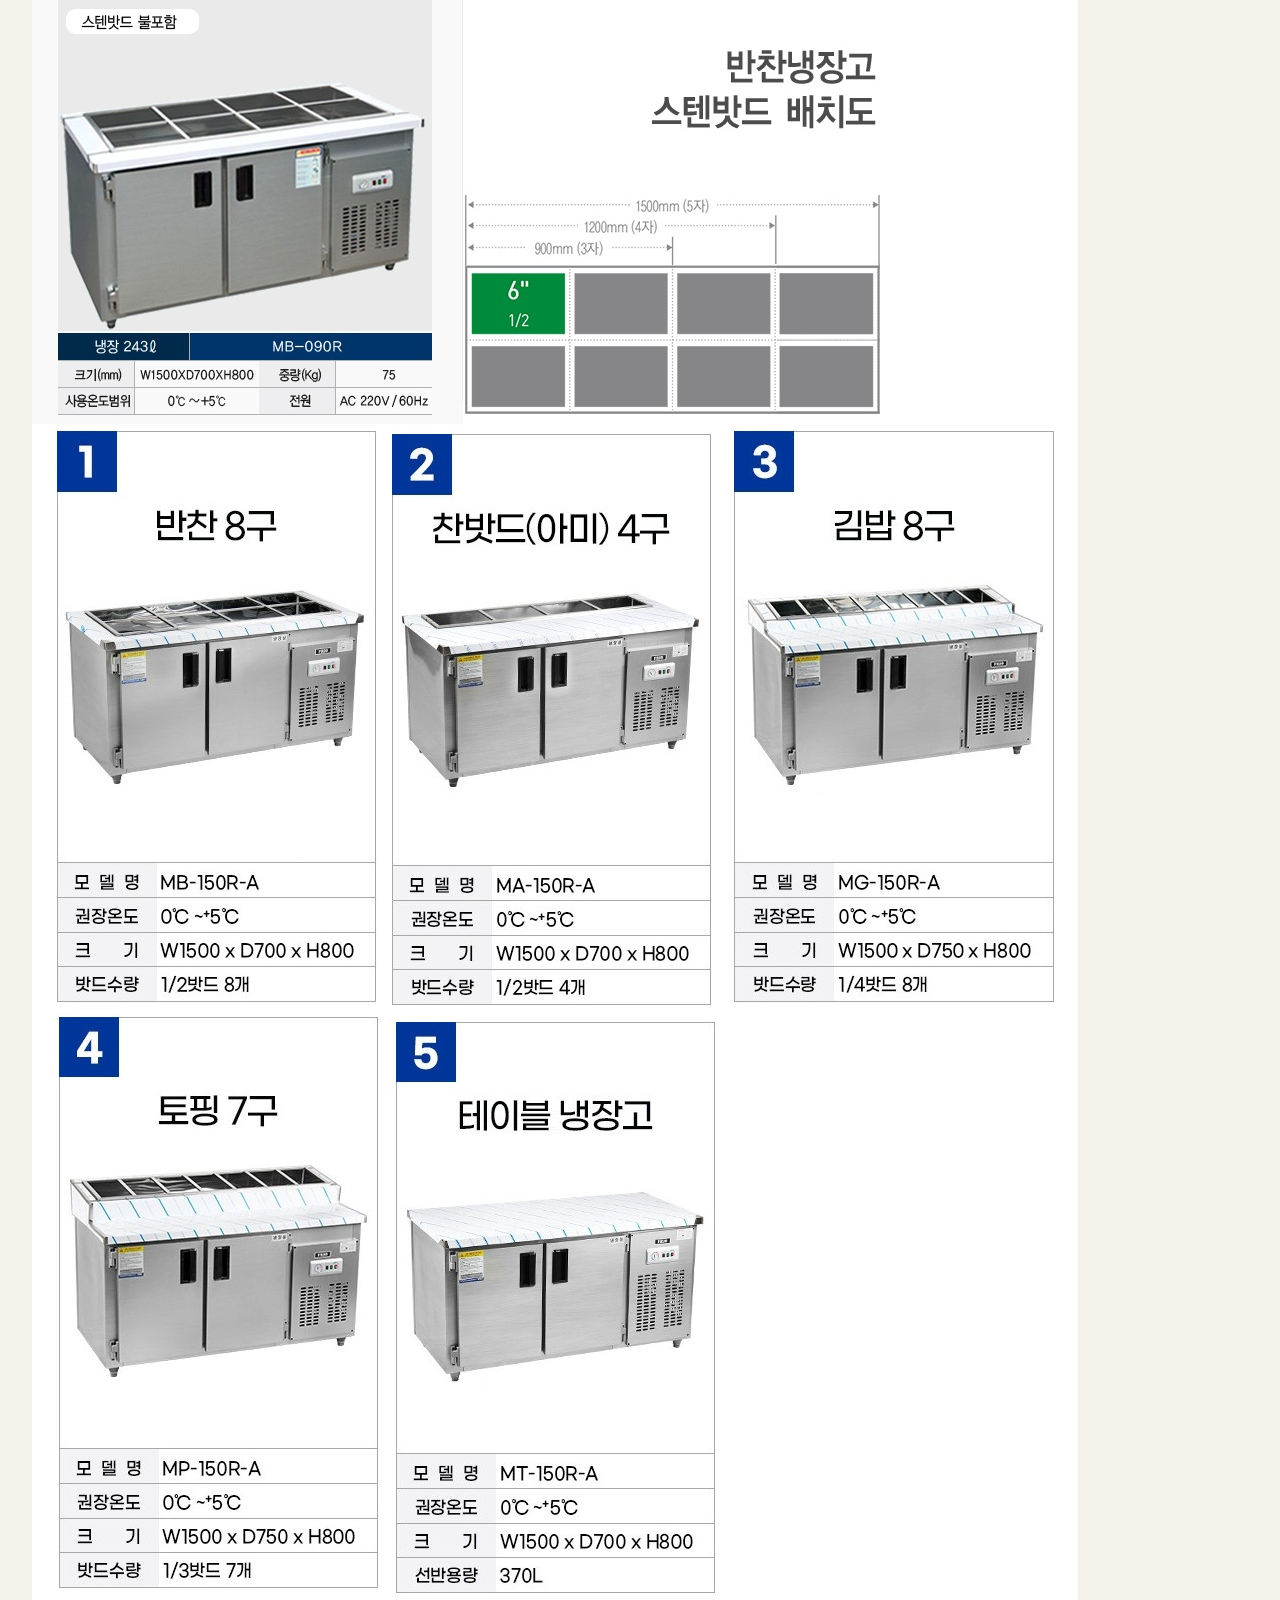
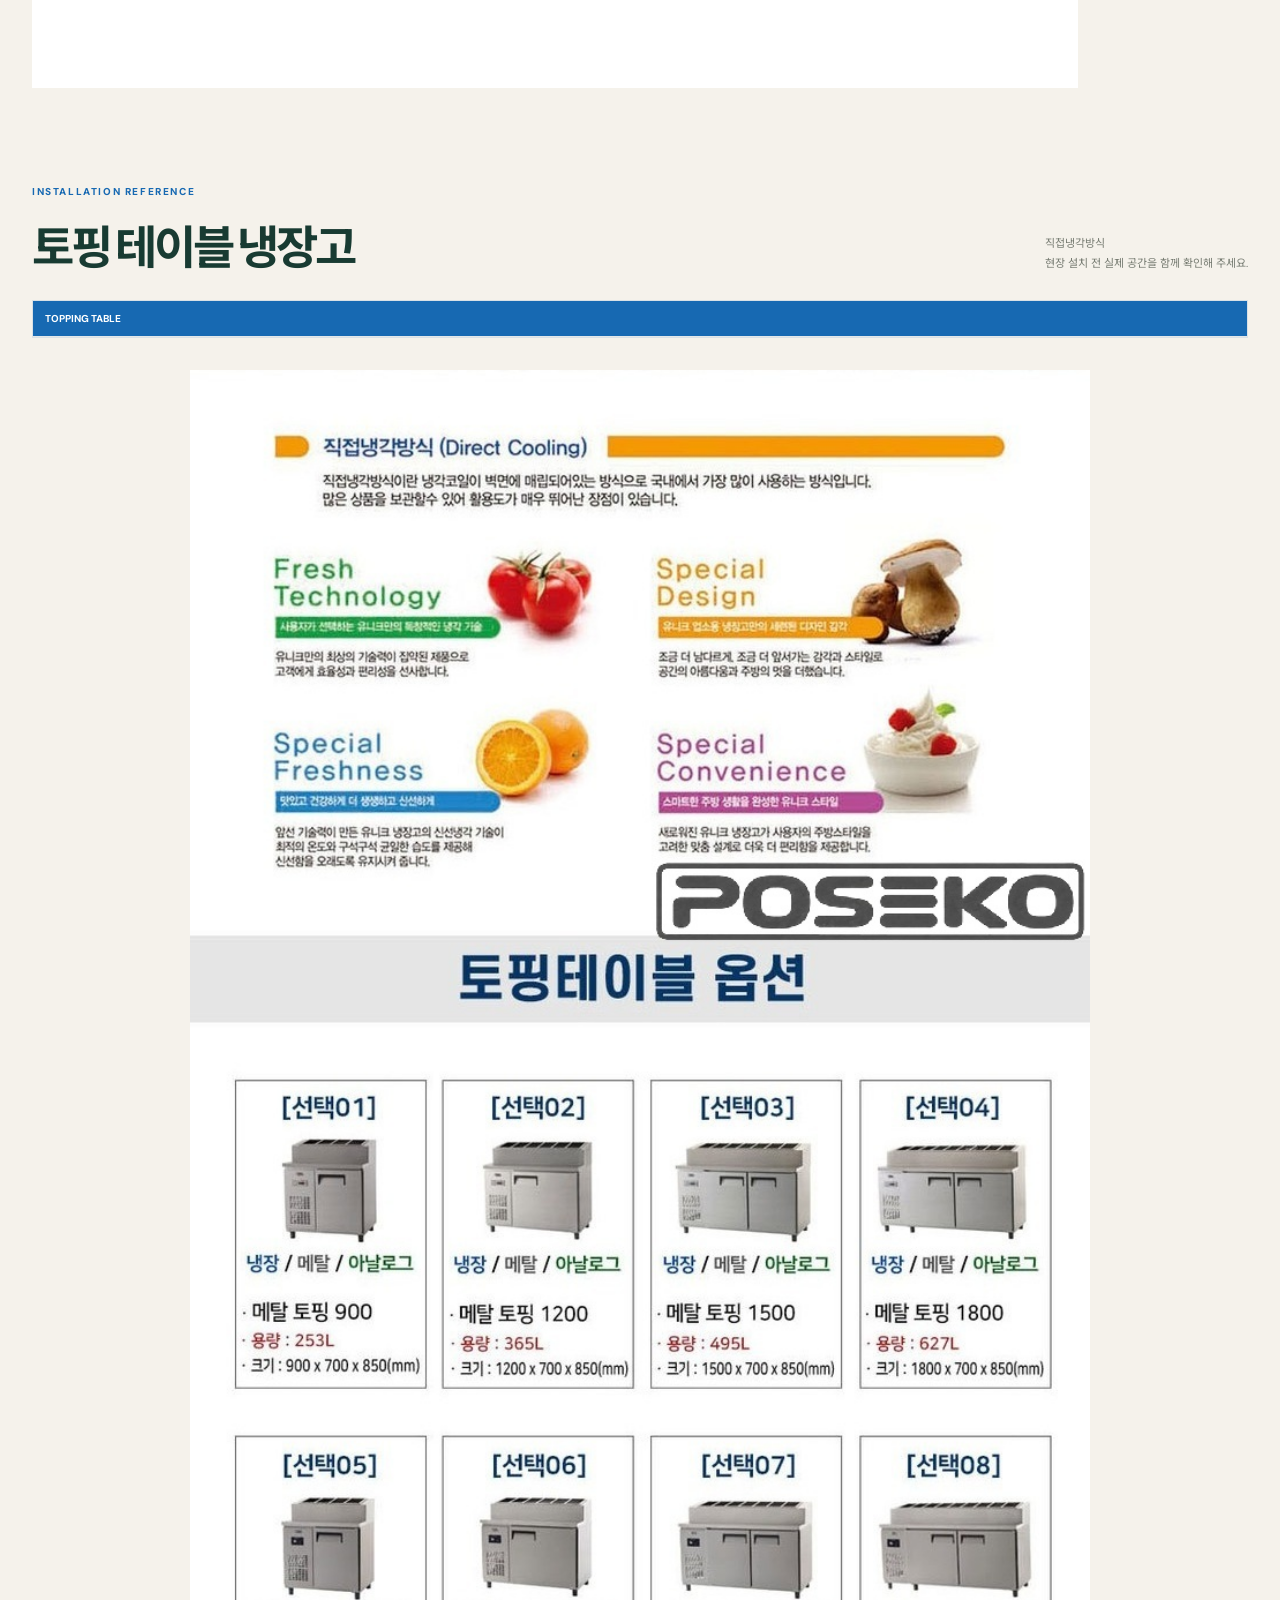
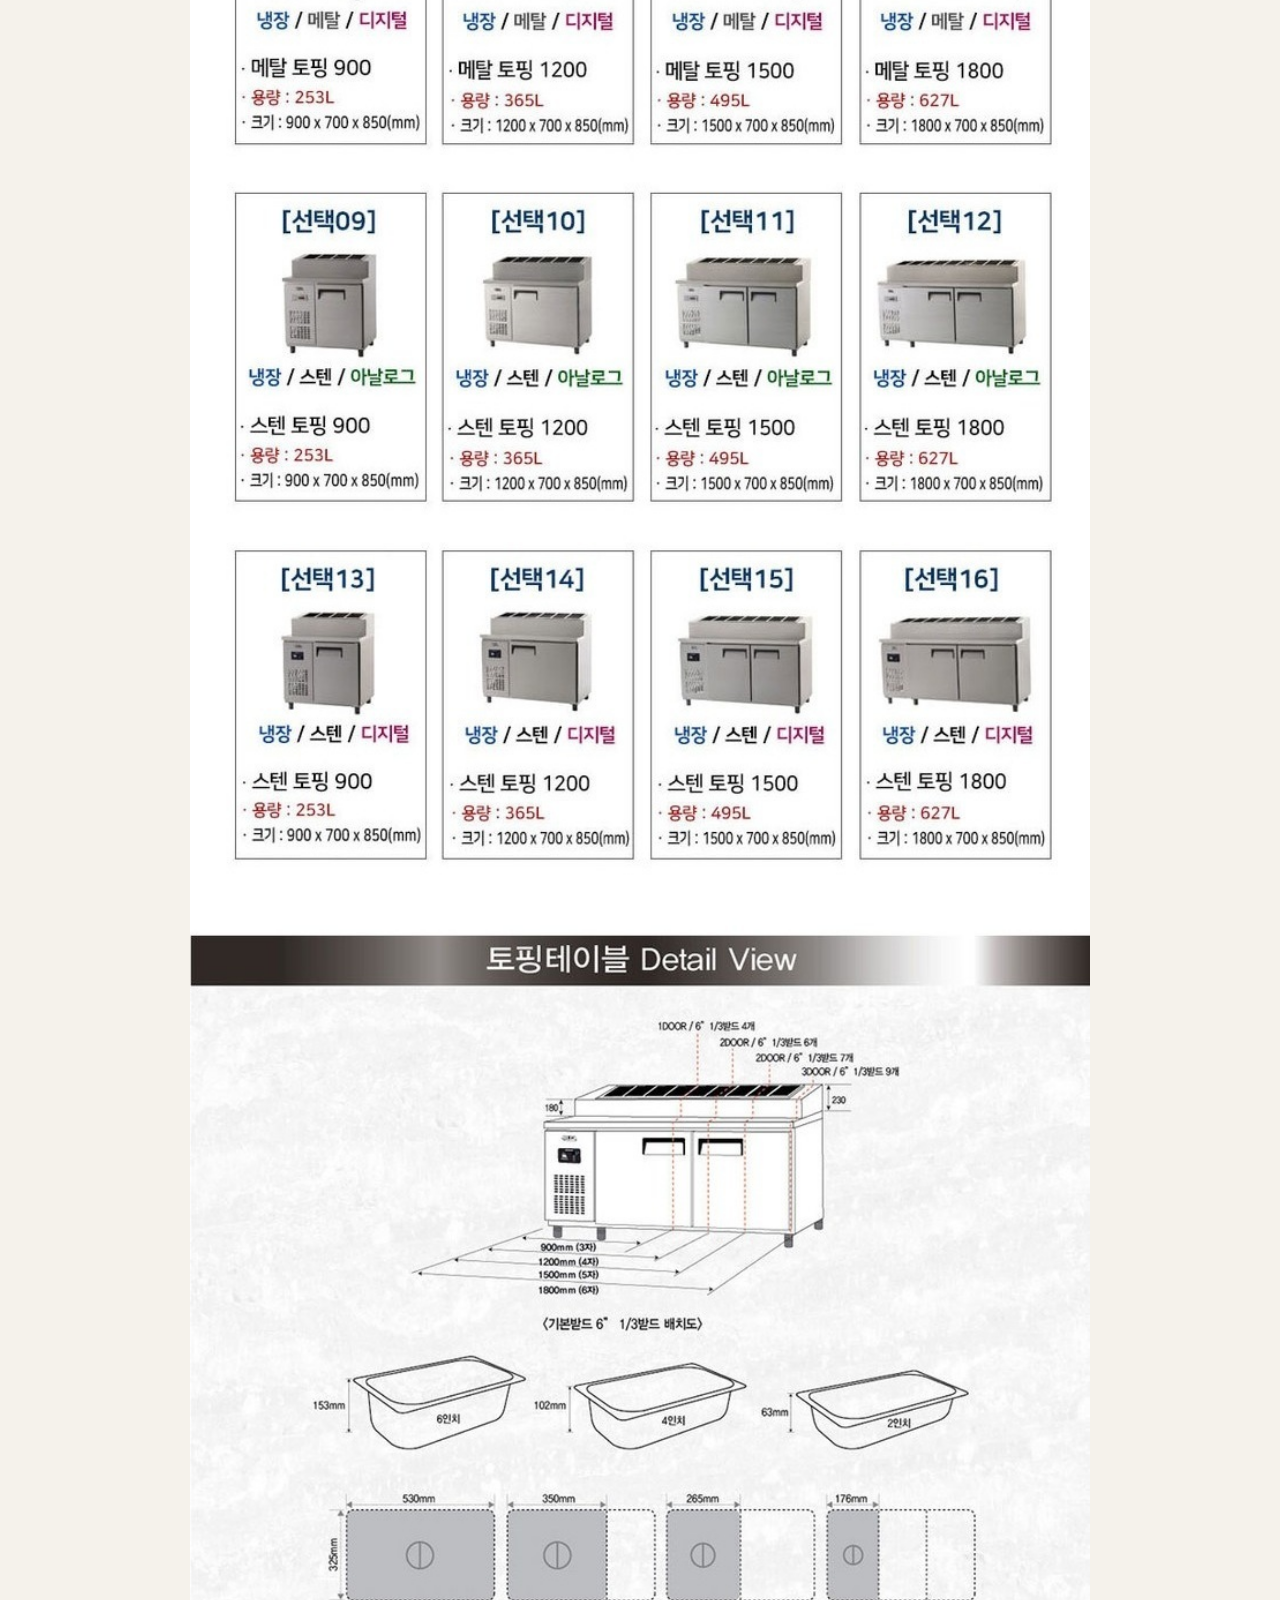
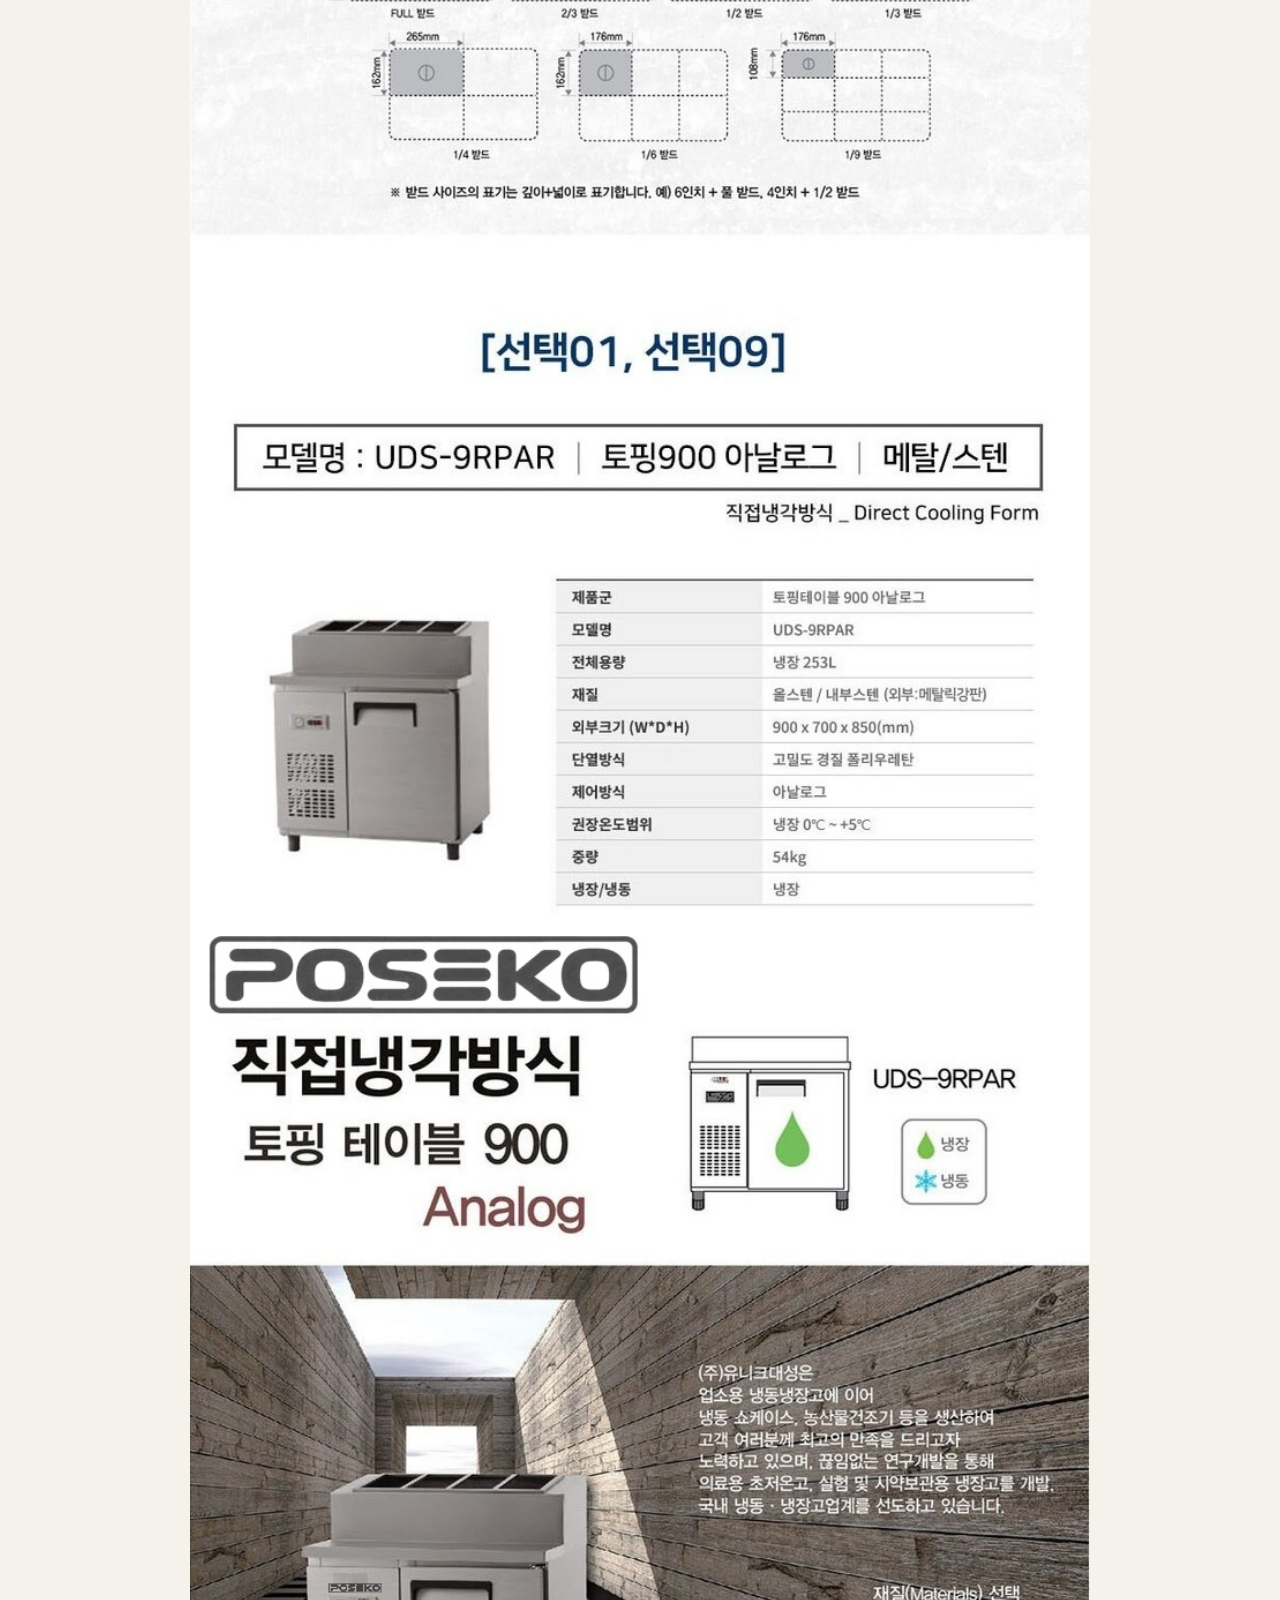
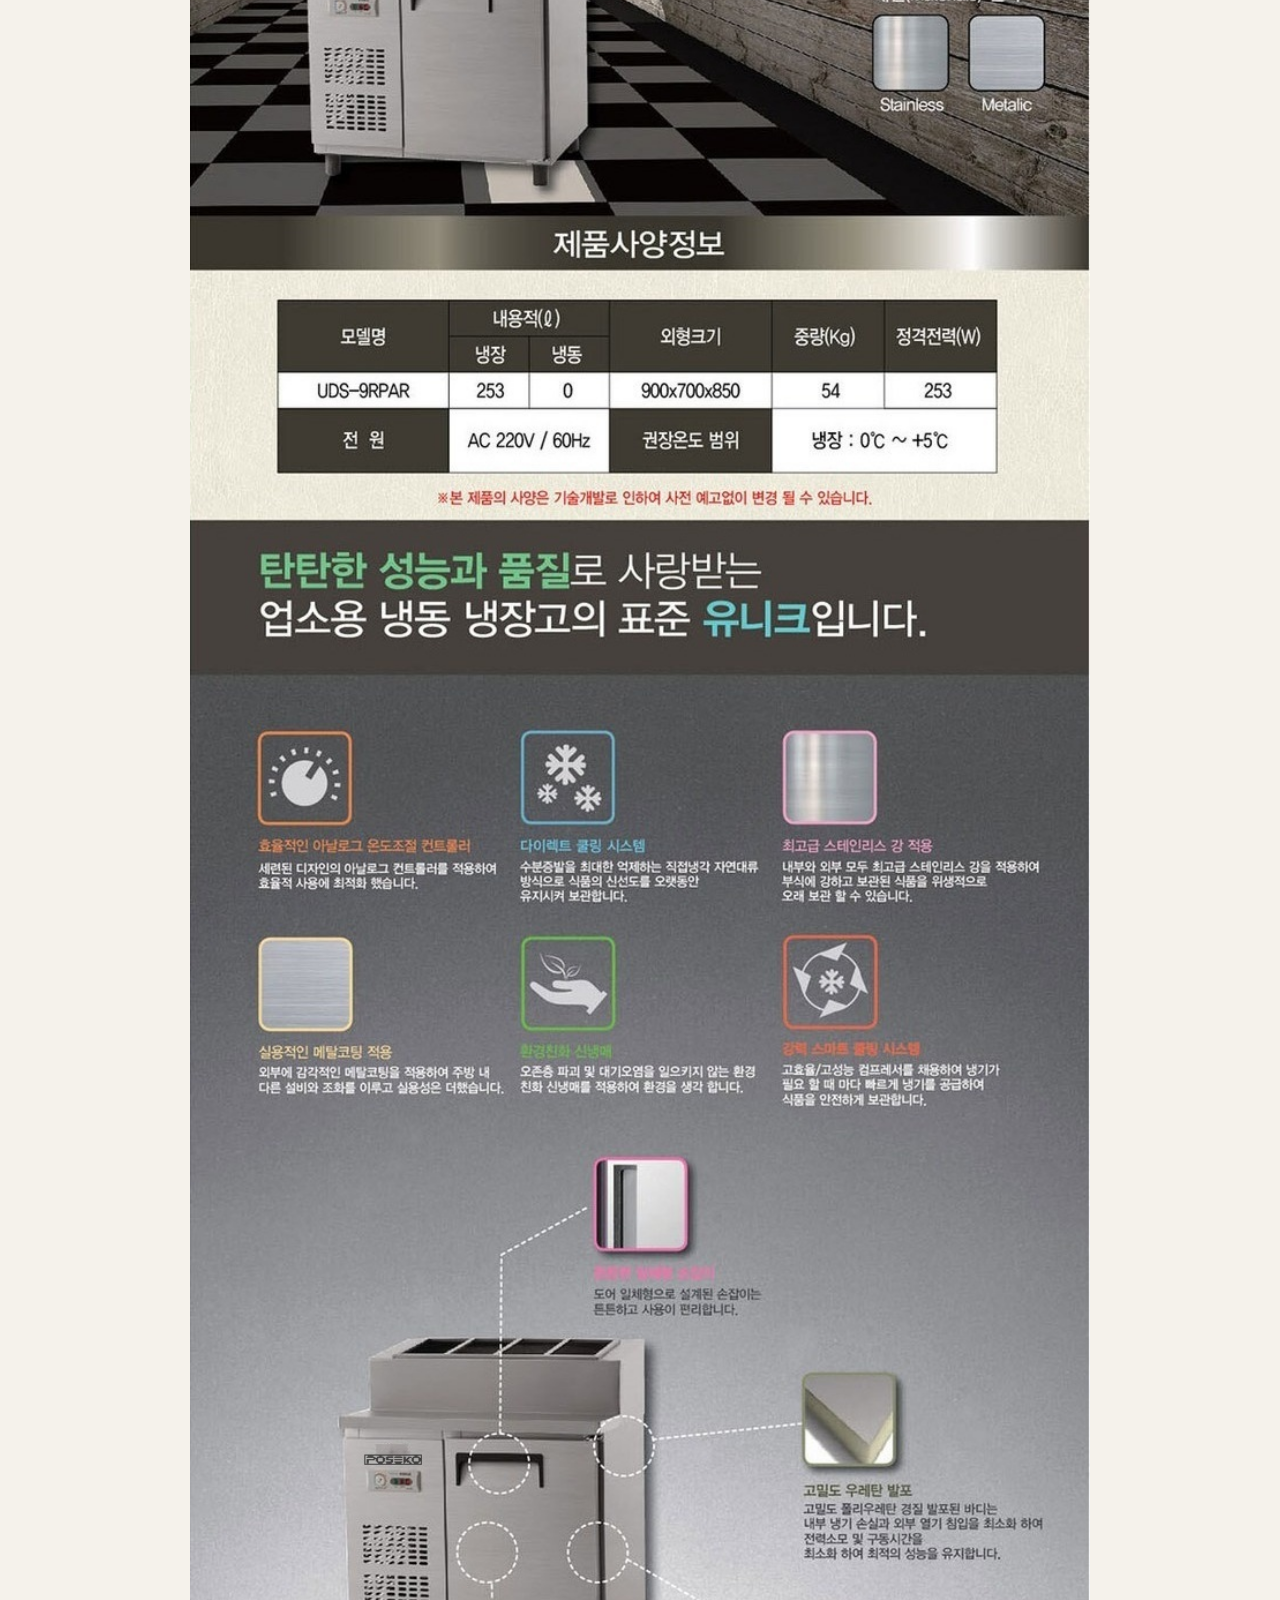
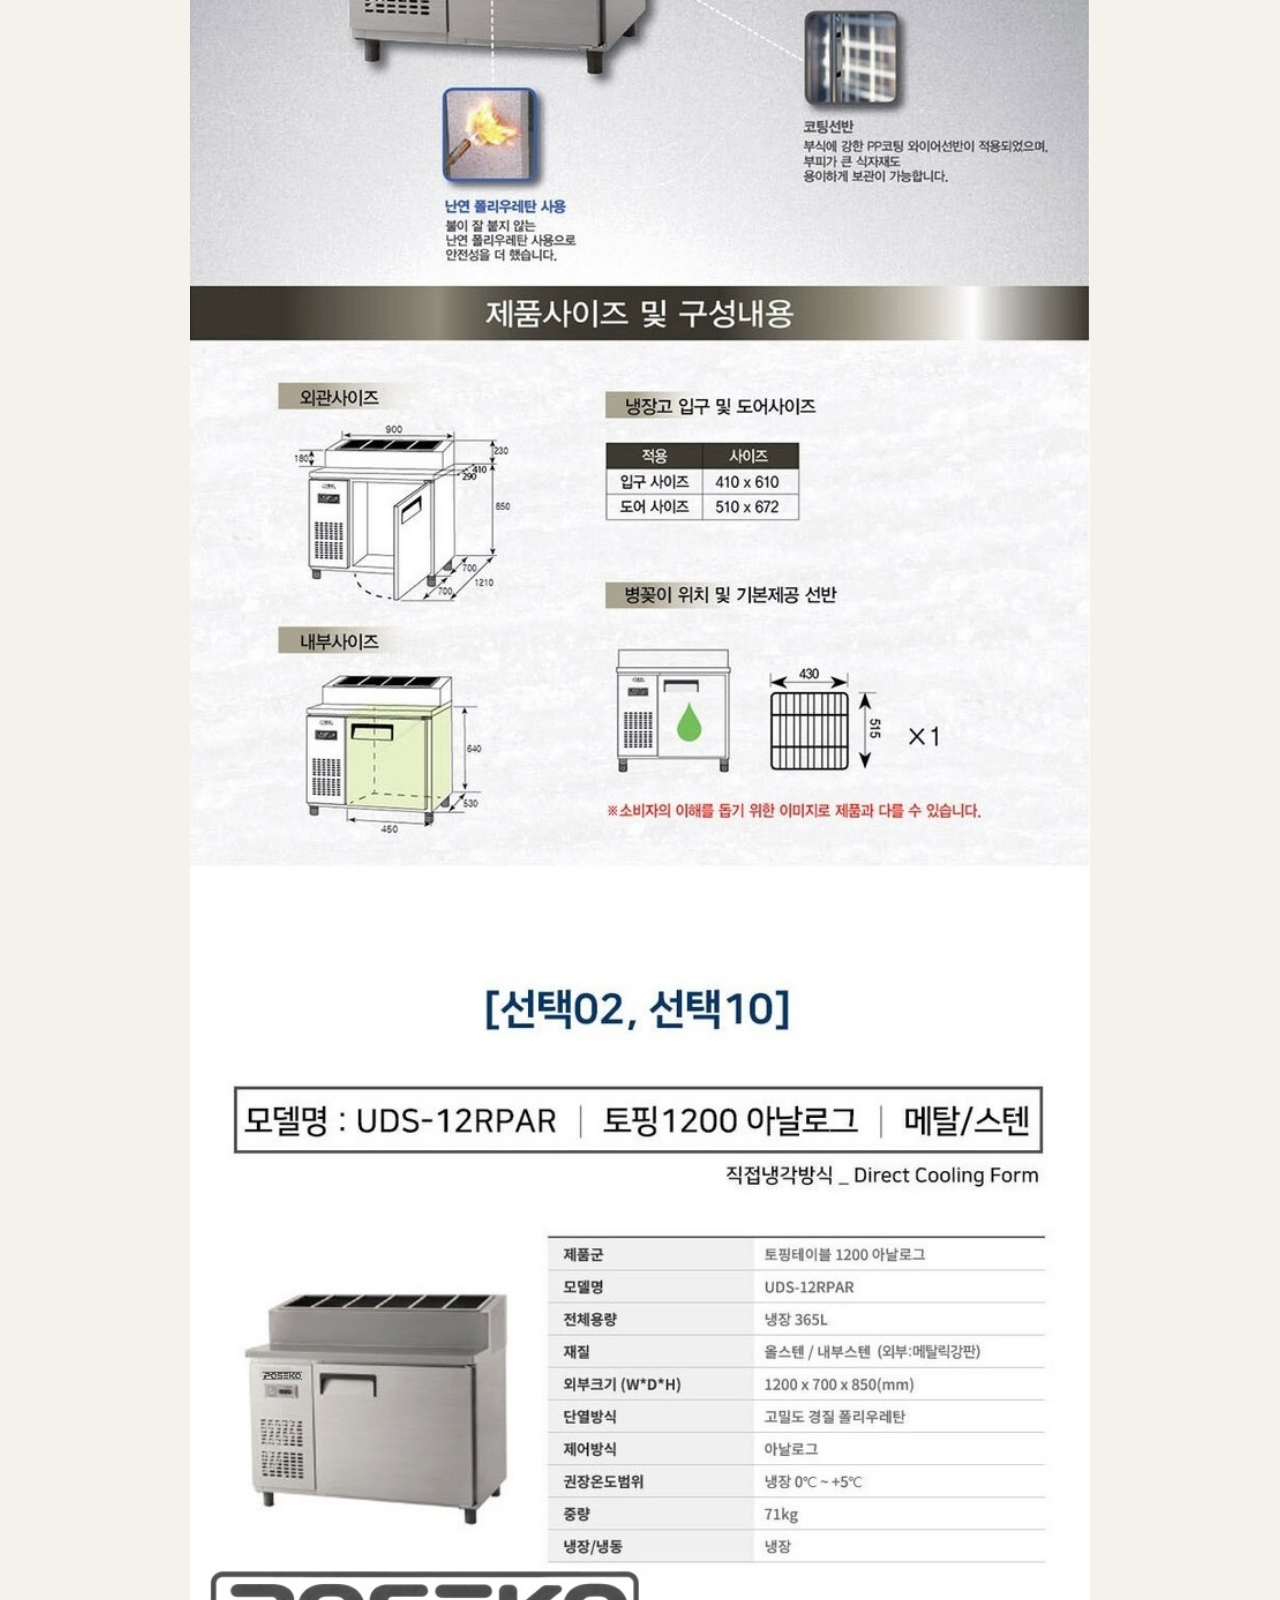
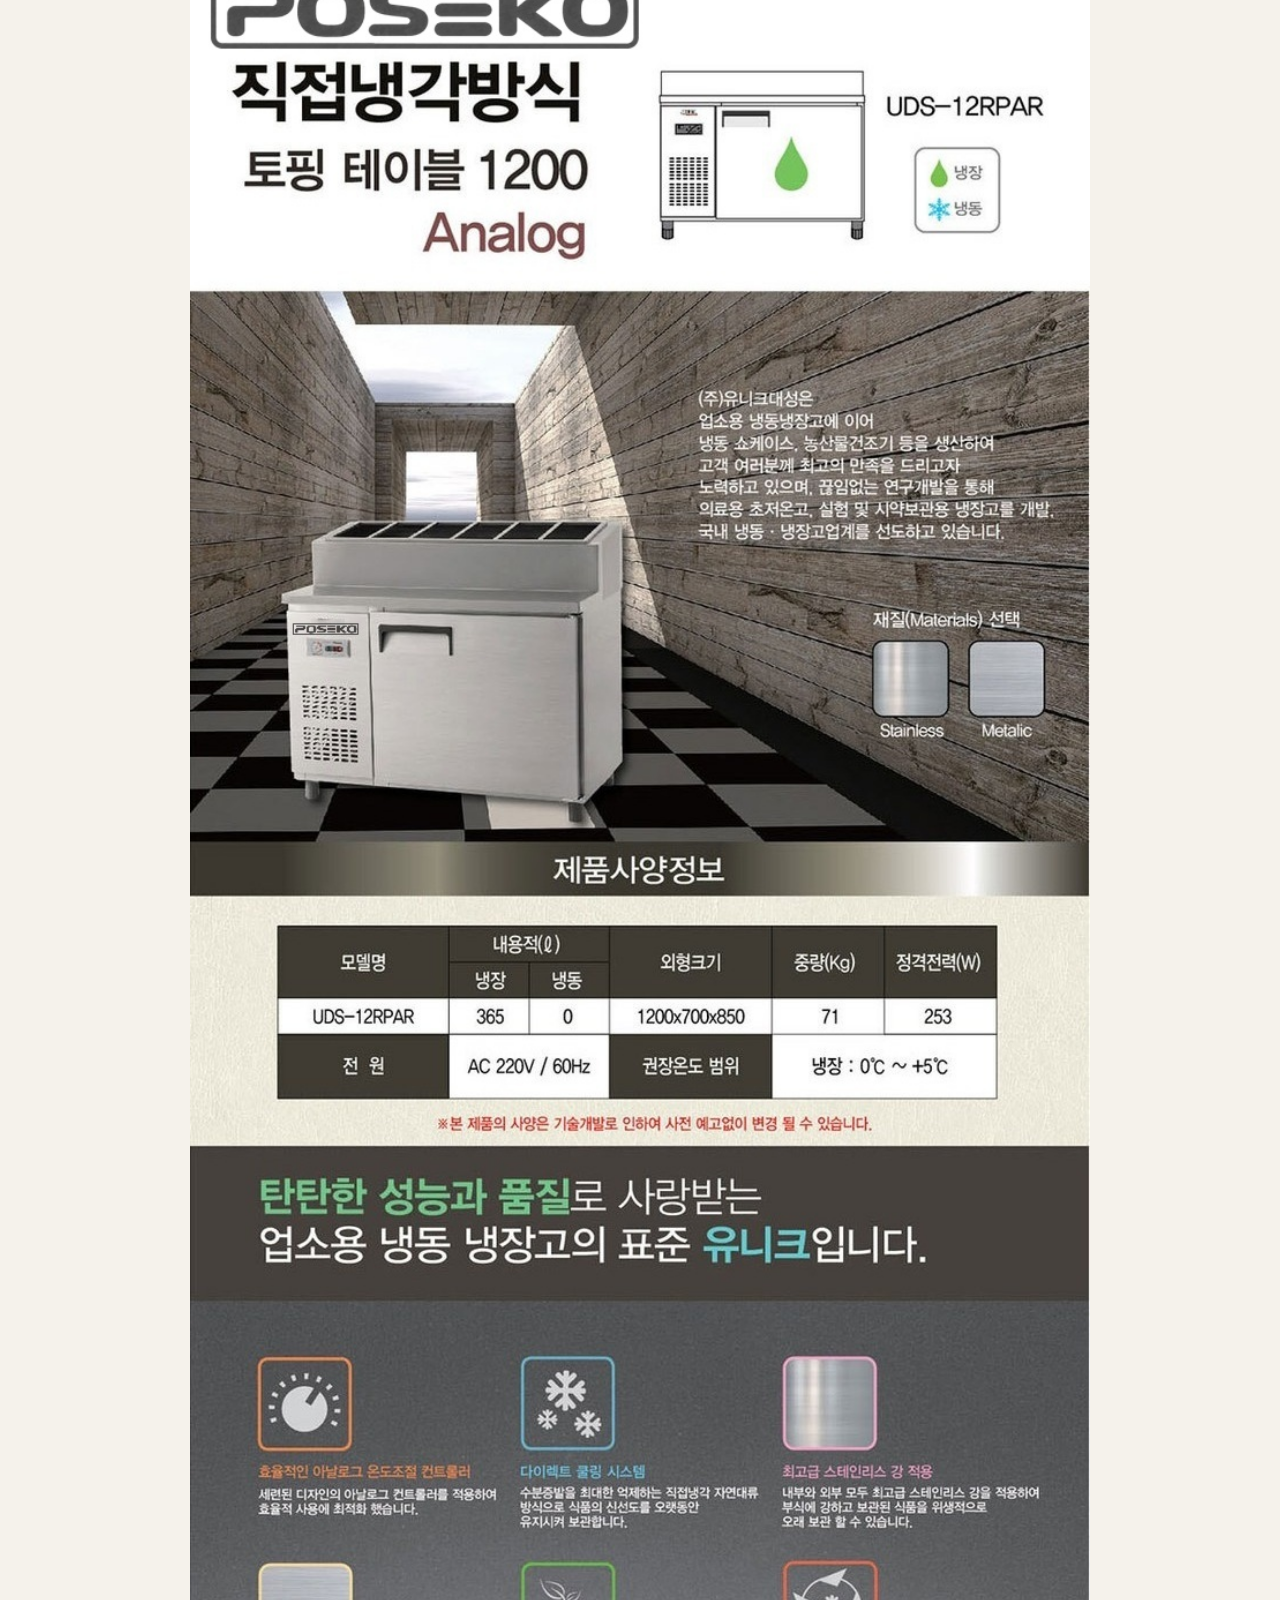
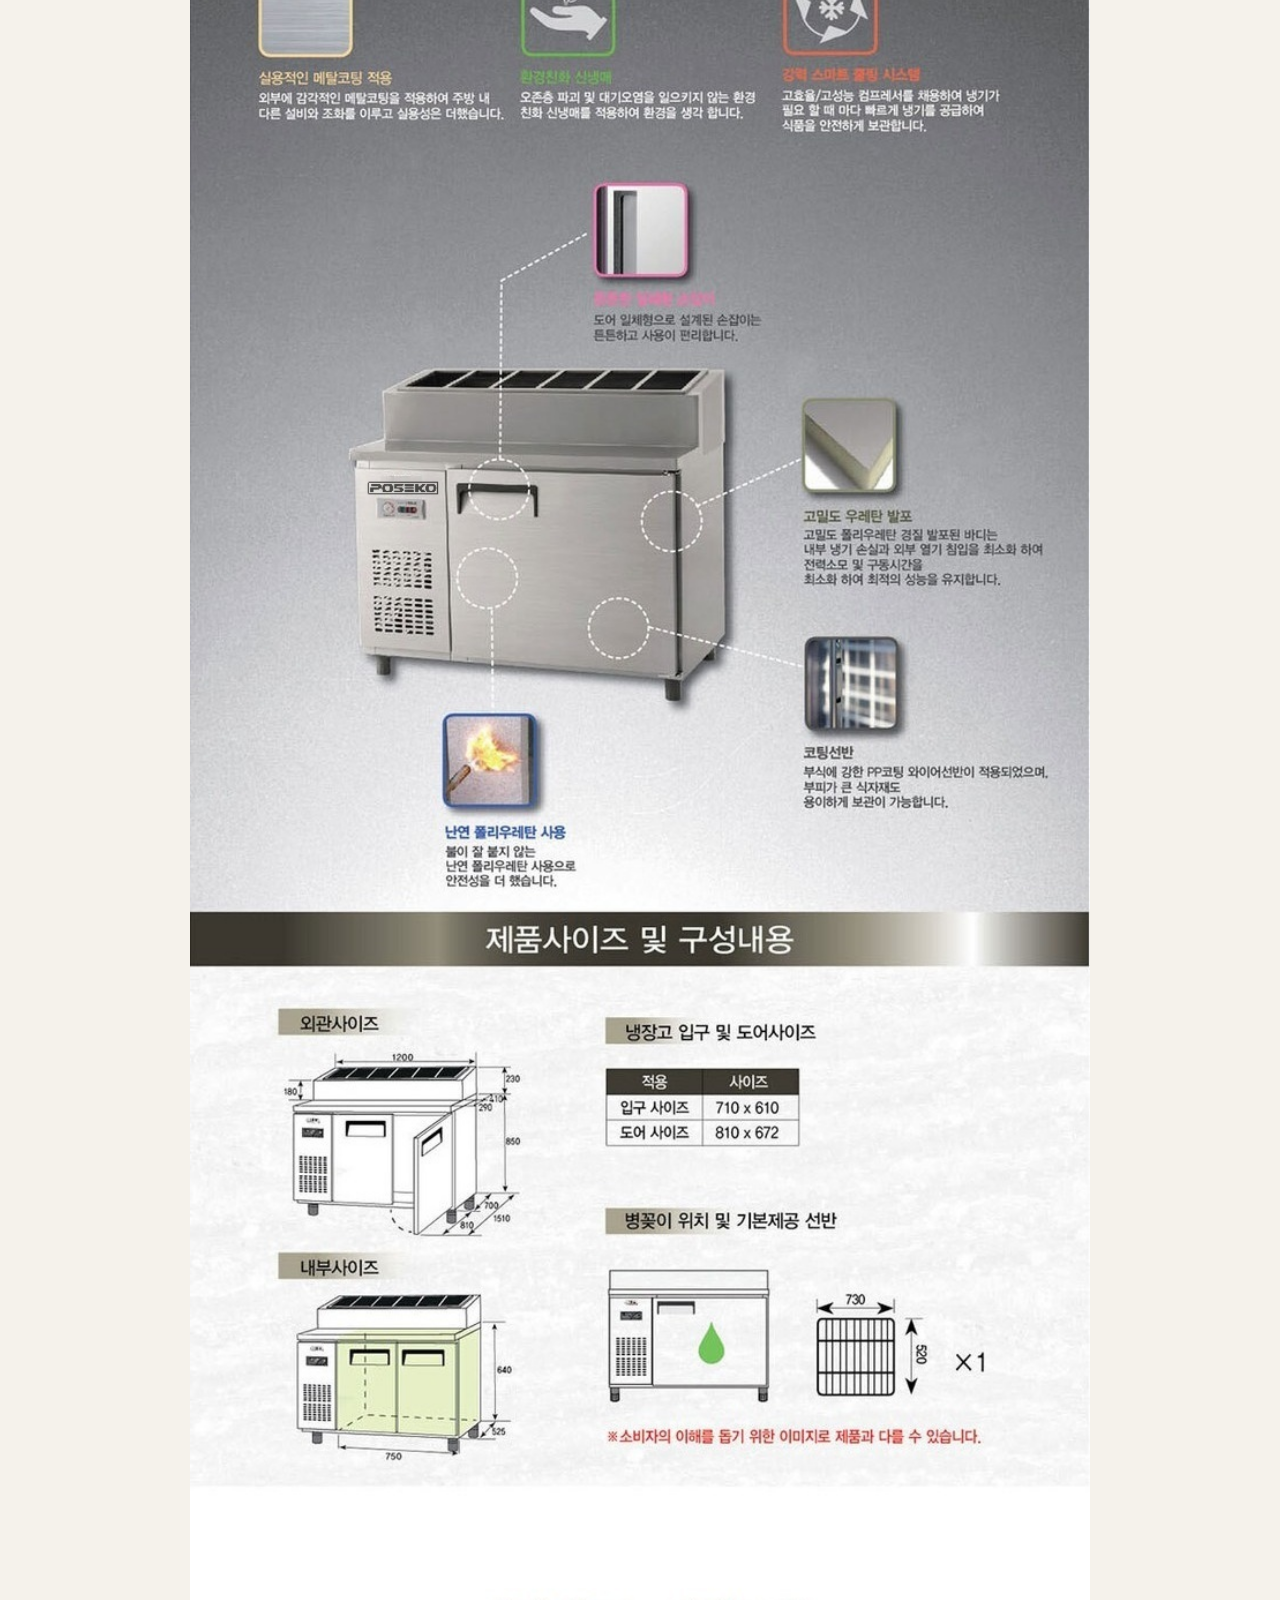
<file: refrigerator.html>
<!doctype html>
<html lang="ko">
<head>
  <meta charset="utf-8">
  <meta name="viewport" content="width=device-width, initial-scale=1">
  <meta name="theme-color" content="#f5f2eb">
  <meta name="description" content="에버젠 간접냉각방식 업소용 냉장고. 25BOX, 45BOX, 65BOX 모델과 카탈로그 사양을 확인하세요.">
  <title>에버젠 업소용 냉장고 | 키친프라이드</title>
  <link rel="preconnect" href="https://fonts.googleapis.com">
  <link rel="preconnect" href="https://fonts.gstatic.com" crossorigin>
  <link href="https://fonts.googleapis.com/css2?family=DM+Sans:wght@400;500;600;700;800&family=Noto+Sans+KR:wght@400;500;600;700;800&display=swap" rel="stylesheet">
  <link rel="stylesheet" href="styles.css">
  <style>
    .table-fridge-section{margin:52px 0 58px;padding:30px;background:#fffefa;border:1px solid #e6e2dd;border-radius:8px}
    .table-fridge-heading h2{margin:0 0 22px;font-size:clamp(24px,3vw,32px);letter-spacing:-.06em}
    .table-fridge-grid{display:grid;grid-template-columns:repeat(4,minmax(0,1fr));gap:14px}
    .table-fridge-card{min-width:0;margin:0;overflow:hidden;border:1px solid #e6e2dd;background:#fff}
    .table-fridge-card img{display:block;width:100%;aspect-ratio:1.3;padding:8px;object-fit:contain;background:#f7f7f4}
    .table-fridge-card figcaption{padding:10px 8px;color:#30322e;font-size:13px;font-weight:700;text-align:center}
    @media(max-width:850px){.table-fridge-grid{grid-template-columns:repeat(3,minmax(0,1fr))}}
    @media(max-width:600px){.table-fridge-section{margin:32px 0 40px;padding:16px}.table-fridge-grid{grid-template-columns:repeat(2,minmax(0,1fr));gap:9px}.table-fridge-card figcaption{font-size:11px}}
  </style>

</head>
<body>
  <div class="topline"><span>●</span> 매일의 주방을 더 든든하게, 키친프라이드</div>

  <header class="wrap nav">
    <a class="logo" href="index.html#home" aria-label="키친프라이드 홈"><img src="assets/kitchenpride-horizontal-new.png" alt="키친프라이드 SINCE 1962"></a>
    <nav class="nav-links" aria-label="주요 메뉴">
      <a href="index.html#products" aria-current="page">제품 카테고리</a>
      <a href="history.html">브랜드 이야기</a>
      <a href="index.html#contact">문의하기</a>
    </nav>
    <div class="nav-right"><a href="tel:02421238009">Office 0242 123 8009</a><a class="cta" href="index.html#contact">상담 요청 <span>↗</span></a></div>
    <button class="menu" aria-label="메뉴 열기" aria-expanded="false">☰</button>
  </header>

  <main class="everzen-page">
    <section class="wrap everzen-hero">
      <div class="everzen-hero-copy">
        <img src="assets/poseko_logo.png" alt="사이트 로고" width="350">
        <div class="everzen-brand"><span class="everzen-dots" aria-hidden="true"><i></i><i></i><i></i><i></i></span>POSEKO · INDIRECT COOLING</div>
        <div class="eyebrow">Commercial refrigeration</div>
        <h1>필요한 구성으로 선택<br><em>직접냉각 냉장고</em></h1>
        <p> 냉장·냉동 조합, 도어 형태와 설치 치수를 비교해 보세요.</p>
        <div class="everzen-hero-actions"><a class="button dark" href="#models">모델 살펴보기 <span class="arrow">↓</span></a><a class="button outline" href="index.html#contact">제품 상담</a></div>
        <div class="everzen-tags"><span>직접냉각방식</span><span>냉장·냉동 조합</span><span>양문형 옵션</span></div>
      </div>
      <figure class="everzen-hero-image"><img src="assets/everzen-45box.jpg" alt="45BOX 업소용 냉장고"><figcaption>POSEKO REACH-IN SERIES <span>25 / 45 / 65 BOX</span></figcaption></figure>
    </section>

    <style>
  /* 기본 메뉴 글자 크기 조정 */
  .everzen-model-nav .wrap a {
    font-size: 16px; /* 원하는 크기로 변경하세요 (예: 14px, 18px, 1rem 등) */
  }

  /* 괄호 안의 작은 설명 글자(span) 크기 조정 */
  .everzen-model-nav .wrap a span {
    font-size: 12px; /* 기본 글자보다 작게 설정할 때 유용합니다 */
  }
</style>
    <nav class="everzen-model-nav" aria-label="냉장고 모델 바로가기"><div class="wrap"><a href="#model-25">25BOX <span>양문형</span></a><a href="#model-45">45BOX <span>냉장·냉동 조합</span></a>
    <a href="#model-65">65BOX <span>대용량</span></a>
    <a href="#glass-door">GLASS DOOR <span>도어 옵션</span></a>
    <a href="#table-fridge">반찬 냉장고</a><a href="#aging-fridge">숙성 냉장고</a><a href="#showcase-title">음료 냉장고</a></div></nav>

    <section class="wrap everzen-models" id="models">
      <header class="everzen-section-heading"><div><span class="everzen-eyebrow">Product lineup</span><h2>모델별 사양</h2></div><img src="assets/poseko_logo.png" alt="POSEKO 로고" width="400" height="auto"><p><br>모델별 구성을 확인한 뒤 상담을 요청해 주세요.</p></header>

      <article class="everzen-model-card" id="model-25">
        <a class="everzen-model-photo" href="refrigerator-detail.html?model=UDS-25FIE-2D" aria-label="UDS-25FIE-2D 상세 보기"><img src="assets/everzen-25box.jpg" alt="에버젠 25BOX 양문형 냉장고"></a>
        <div class="everzen-model-info">
          <div class="everzen-model-kicker">INDIRECT COOLING · DUAL DOOR</div><h3>25BOX 양문형</h3>
          <p class="everzen-model-desc">냉장 전용 또는 냉동 전용 모델로 구성됩니다.</p>
          <div class="spec-table-wrap"><table class="spec-table"><thead><tr><th>모델명</th><th>냉장 용량</th><th>냉동 용량</th><th>정격전력</th></tr></thead><tbody>
            <tr><th><a class="model-detail-link" href="refrigerator-detail.html?model=UDS-25RIE-2D">UDS-25RIE-2D <span aria-hidden="true">↗</span></a></th><td>510 L</td><td>–</td><td>770 W</td></tr>
            <tr><th><a class="model-detail-link" href="refrigerator-detail.html?model=UDS-25FIE-2D">UDS-25FIE-2D <span aria-hidden="true">↗</span></a></th><td>–</td><td>510 L</td><td>770 W</td></tr>
          </tbody></table></div>
          <dl class="spec-facts"><div><dt>외형 크기</dt><dd>655 × 800 × 1,900 mm</dd></div><div><dt>중량</dt><dd>108 kg</dd></div><div><dt>전원</dt><dd>AC 220 V / 55/60 Hz 겸용</dd></div><div><dt>냉장 온도 범위</dt><dd>0℃ ~ +5℃</dd></div></dl>
        </div>
      </article>

      <article class="everzen-model-card everzen-model-card-reverse" id="model-45">
        <a class="everzen-model-photo" href="refrigerator-detail.html?model=UDS-45RFIE" aria-label="UDS-45RFIE 상세 보기"><img src="assets/everzen-45box.jpg" alt="포스코 45BOX 직접냉각방식 업소용 냉장고"></a>
        <div class="everzen-model-info">
          <div class="everzen-model-kicker">INDIRECT COOLING · 4 CONFIGURATIONS</div><h3>45BOX</h3>
          <p class="everzen-model-desc">냉장·냉동 용량 조합에 따라 네 가지 모델을 선택할 수 있습니다.</p>
          <div class="spec-table-wrap"><table class="spec-table"><thead><tr><th>모델명</th><th>냉장</th><th>냉동</th><th>정격전력</th></tr></thead><tbody>
            <tr><th><a class="model-detail-link" href="refrigerator-detail.html?model=UDS-45RFIE">UDS-45RFIE <span aria-hidden="true">↗</span></a></th><td>800 L</td><td>240 L</td><td>700 W</td></tr>
            <tr><th><a class="model-detail-link" href="refrigerator-detail.html?model=UDS-45VRFIE">UDS-45VRFIE <span aria-hidden="true">↗</span></a></th><td>525 L</td><td>514 L</td><td>750 W</td></tr>
            <tr><th><a class="model-detail-link" href="refrigerator-detail.html?model=UDS-45RIE">UDS-45RIE <span aria-hidden="true">↗</span></a></th><td>1,119 L</td><td>–</td><td>350 W</td></tr>
            <tr><th><a class="model-detail-link" href="refrigerator-detail.html?model=UDS-45FIE">UDS-45FIE <span aria-hidden="true">↗</span></a></th><td>–</td><td>1,106 L</td><td>700 W</td></tr>
          </tbody></table></div>
          <dl class="spec-facts"><div><dt>외형 크기</dt><dd>1,240 × 830 × 1,960 mm</dd></div><div><dt>중량</dt><dd>149 kg</dd></div><div><dt>전원</dt><dd>AC 220 V / 55/60 Hz 겸용</dd></div><div><dt>온도 범위</dt><dd>냉장 0℃ ~ +5℃ · 냉동 -20℃ ~ -15℃</dd></div></dl>
        </div>
      </article>

      <article class="everzen-model-card" id="model-65">
        <a class="everzen-model-photo" href="refrigerator-detail.html?model=UDS-65RFIE" aria-label="UDS-65RIE-2D 상세 보기"><img src="assets/everzen-65box.jpg" alt="포스코 65BOX 직접냉각방식 스테인리스 도어 냉장고"></a>
        <div class="everzen-model-info">
          <div class="everzen-model-kicker">INDIRECT COOLING · LARGE CAPACITY</div><h3>65BOX 양문형</h3>
          <p class="everzen-model-desc">넉넉한 수납 구성이 필요한 전문 주방을 위한 대용량 모델입니다.</p>
          <div class="spec-table-wrap"><table class="spec-table"><thead><tr><th>모델명</th><th>냉장 용량</th><th>냉동 용량</th><th>정격전력</th></tr></thead><tbody>
            <tr><th><a class="model-detail-link" href="refrigerator-detail.html?model=UDS-65RFIE">UDS-65RFIE <span aria-hidden="true">↗</span></a></th><td>1,148 L</td><td>518 L</td><td>750 W</td></tr>
            <tr><th><a class="model-detail-link" href="refrigerator-detail.html?model=UDS-65RIE-2D">UDS-65RIE-2D <span aria-hidden="true">↗</span></a></th><td>1,717 L</td><td>–</td><td>730 W</td></tr>
          </tbody></table></div>
          <dl class="spec-facts"><div><dt>외형 크기</dt><dd>1,900 × 800 × 1,900 mm</dd></div><div><dt>중량</dt><dd>199 kg</dd></div><div><dt>전원</dt><dd>AC 220 V / 55/60 Hz 겸용</dd></div><div><dt>냉장 온도 범위</dt><dd>0℃ ~ +5℃</dd></div></dl>
        </div>
      </article>

      <article class="everzen-option-card" id="glass-door">
        <a class="everzen-option-image" href="refrigerator-detail.html?model=UDS-65RIE-2D&amp;variant=glass#door-options" aria-label="65BOX 글라스 도어 옵션 상세 보기"><img src="assets/everzen-65box-glass.jpg" alt="에버젠 65BOX 글라스 도어 냉장고"></a>
        <div class="everzen-option-copy"><span class="everzen-eyebrow">Door options</span><h3>65BOX 글라스 도어</h3><p>제품 확인이 편리한 글라스 도어. 필요에 따라 글라스 도어 또는 스테인리스 도어를 선택하세요, 냉동 부분의 글라스 도어 선택은 불가.</p><ul><li>외형 크기: 1,900 × 800 × 1,900 mm</li><li>중량: 199 kg</li><li>전원: AC 220 V / 55/60 Hz 겸용</li></ul></div>     </article>


      <section class="table-fridge-section" id="table-fridge" aria-labelledby="table-fridge-title">
        <div class="table-fridge-heading"><span class="everzen-eyebrow">TABLE REFRIGERATOR LINEUP</span><h2 id="table-fridge-title">테이블 냉장고</h2></div>
        <div class="table-fridge-grid">
          <figure class="table-fridge-card"><img src="https://www.webstaurantstore.com/images/products/large/624536/2221837.jpg" alt="테이블 냉장고 36 inch" loading="lazy"><figcaption>36 inch</figcaption></figure>
          
          <figure class="table-fridge-card"><img src="https://www.kitchenall.com/media/catalog/product/cache/5f3b820ff14764e2e3a1ef6174359edf/u/c/uc-48rt-front_1.jpg" alt="테이블 냉장고 48 inch" loading="lazy"><figcaption>48 inch</figcaption></figure>
          <figure class="table-fridge-card"><img src="https://www.webstaurantstore.com/images/products/extra_large/503458/1873726.jpg" alt="테이블 냉장고 60 inch" loading="lazy"><figcaption>60 inch</figcaption></figure>
          
          <figure class="table-fridge-card"><img src="https://www.vortexrestaurantequipment.ca/cdn/shop/files/Centerline-CLUC-36R-SD-WT-Undercounter-Refrigerator.jpg?v=1757413320" alt="테이블 냉장고 36 inch" loading="lazy"><figcaption>36 inch</figcaption></figure>
          <figure class="table-fridge-card"><img src="https://admin.blueairfse.com/imgs/products/900max/66333f02453cd13-BLUR%28F%2936-HC.png?v=18122025" alt="테이블 냉장고 36 inch" loading="lazy"><figcaption>36 inch</figcaption></figure>
          <figure class="table-fridge-card"><img src="https://cdnimg.webstaurantstore.com/images/products/xxl/520533/1961262.jpg" alt="테이블 냉장고 48 inch" loading="lazy"><figcaption>48 inch</figcaption></figure>
          <figure class="table-fridge-card"><img src="https://www.toprestaurantsupplies.com/cdn/shop/files/coldline-undercounter-refrigerator-freezer-default-title-coldline-uc-72r-72-undercounter-work-top-refrigerator-15-5-cu-ft-41131670765884_700x700.jpg?v=1695977433" alt="테이블 냉장고 72 inch" loading="lazy"><figcaption>72 inch</figcaption></figure>
          <figure class="table-fridge-card"><img src="https://cdn11.bigcommerce.com/s-ay2mt0vs/images/stencil/original/products/537/2469/LWRT-3B-1800__41268.1770943493.jpg" alt="테이블 냉장고 1800 mm" loading="lazy"><figcaption>1800 mm</figcaption></figure>
          <figure class="table-fridge-card"><img src="https://www.pepebar.com/7860/bajo-mostrador-frigorifico-3-puertas-368l-fimar-g-s903top.jpg" alt="테이블 냉장고 1800 mm" loading="lazy"><figcaption>1800 mm</figcaption></figure><img src="assets/poseko_logo.png" alt="사이트 로고" width="600" height="auto">
        </div>
      </section>
      
      <img src="assets/mega_08.jpg" alt="mega8">

      <section class="everzen-dimensions"
         id="topping-fridge"
         aria-labelledby="dimensions-title">
        <div class="everzen-section-heading"><div><span class="everzen-eyebrow">Installation reference</span><h2 id="dimensions-title">토핑 테이블 냉장고</h2></div><p>직접냉각방식<br>현장 설치 전 실제 공간을 함께 확인해 주세요.</p></div>
        <div class="spec-table-wrap"><table class="spec-table dimensions-table"><thead><tr><th>TOPPING TABLE</th><th></th><th></th><th></th></tr></thead><tbody>

        </tbody></table></div>
        <figure class="everzen-topping-reference"><img src="assets/topping_table.jpg" alt="업소용 냉장고 토핑 테이블 제품 및 설치 참고"></figure>

        <!-- 추가 냉장고 제품 이미지 -->

      </section>
    </section> 

    <section class="everzen-dimensions"
         id="aging-fridge"
         aria-labelledby="aging-fridge-title">

  <div class="everzen-section-heading">
    <div>
      <span class="everzen-eyebrow">AGING REFRIGERATOR</span>
      <h2 id="aging-fridge-title">숙성 냉장고</h2>
    </div>
    <p>전문 주방을 위한 숙성 냉장고</p>
  </div>

  <figure class="everzen-topping-reference">
    <img src="assets/ref1.jpg"
         alt="숙성 냉장고"
         loading="lazy">
  </figure>

     <section class="poseko-dimensions"
         id="show-fridge"
         aria-labelledby="show-fridge-title">

  <div class="everzen-section-heading">
    <div>
      <span class="everzen-show">SHOW case REFRIGERATOR</span>
      <h2 id="showcase-title">음료 냉장고 ' 쇼케이스</h2>
    </div>
    <p>음료 쇼케이스</p>
  </div>

  <figure class="everzen-topping-reference">
    <img src="assets/ber1.jpg"
         alt="쇼케이스"
         loading="lazy">
  </figure>

</section>

    <section class="contact everzen-contact" id="contact"><div class="wrap contact-inner"><div><div class="eyebrow">Let's talk refrigeration</div><h2>설치 공간과 필요한 구성을<br>함께 살펴보겠습니다.</h2><p>원하시는 모델이나 주방 환경을 알려주시면 안내해 드립니다.</p></div><div class="contact-card"><div class="contact-icon">✆</div><div><small>Office · Vietnam</small><strong>0242 123 8009</strong></div><a class="button dark" href="tel:02421238009">전화하기 <span>↗</span></a></div></div></section>
  </main>

  <footer class="footer"><div class="wrap"><div class="footer-top"><a class="logo" href="index.html#home" aria-label="키친프라이드 홈"><img src="assets/kitchenpride-horizontal-new.png" alt="키친프라이드 SINCE 1962"></a><div class="footer-links"><a href="index.html#products">제품 카테고리</a><a href="history.html">브랜드 이야기</a><a href="index.html#contact">문의하기</a></div></div><div class="footer-bottom"><div class="business-footer-info"><p><strong>KITCHEN PRIDE · 대표 나이권</strong></p><p>Office: <a href="tel:02421238009">0242 123 8009</a>　|　Mobile: <a href="tel:0901701079">090 170 1079</a> · <a href="tel:0986480220">098 648 0220</a></p><p>Address: 33 Vuon Cam, Phuong Tu Liem, Ha Noi</p><p><a href="mailto:kitchenpride@naver.com">kitchenpride@naver.com</a>　·　KakaoTalk ID: nayikwon45　·　<a href="https://kitchen-pride.com">kitchen-pride.com</a></p></div><span>© 2026 KITCHENPRIDE. ALL RIGHTS RESERVED.</span></div></div></footer>
  <script>
    document.addEventListener('DOMContentLoaded', () => {
      const section = document.querySelector('.table-fridge-section');
      if (!section) return;
      const grid = section.querySelector('.table-fridge-grid');
      const removeUnavailableCard = (img) => {
        const card = img.closest('.table-fridge-card');
        if (card) card.remove();
        if (grid && !grid.querySelector('.table-fridge-card')) section.remove();
      };
      section.querySelectorAll('.table-fridge-card img').forEach((img) => {
        img.addEventListener('error', () => removeUnavailableCard(img), { once: true });
        if (img.complete && img.naturalWidth === 0) removeUnavailableCard(img);
      });
    });
  </script>
  <script src="app.js" defer></script>
</body>
</html>
</file>
<file: styles.css>
:root {
  --ink: #183b32;
  --deep: #102e27;
  --cream: #f5f2eb;
  --paper: #fffefa;
  --orange: #ea7246;
  --muted: #777c72;
  --line: #e4e0d7;
  --lime: #d8e79f;
  --serif: Georgia, "Times New Roman", serif;
}

* {
  box-sizing: border-box;
}

html {
  scroll-behavior: smooth;
}

body {
  margin: 0;
  background: var(--cream);
  color: var(--ink);
  font-family: "DM Sans", "Noto Sans KR", sans-serif;
}

a {
  color: inherit;
  text-decoration: none;
}

button {
  font: inherit;
}

.wrap {
  width: min(1240px, calc(100% - 64px));
  margin-inline: auto;
}

/* 공통 상단 안내 및 메뉴 */

.topline {
  display: flex;
  height: 35px;
  align-items: center;
  justify-content: center;
  background: var(--deep);
  color: #fff;
  font-size: 11px;
  letter-spacing: .08em;
}

.topline span {
  margin-right: 8px;
  color: var(--lime);
}

.nav {
  display: flex;
  height: 84px;
  align-items: center;
  justify-content: space-between;
  border-bottom: 1px solid rgba(24, 59, 50, .13);
}

.logo {
  display: inline-flex;
  align-items: center;
  gap: 0;
  font-size: 21px;
  font-weight: 800;
  letter-spacing: -.06em;
  line-height: 0;
}

.logo img {
  display: block;
  width: 220px;
  height: 70px;
  object-fit: contain;
}

.logo-mark {
  display: grid;
  width: 31px;
  height: 31px;
  place-items: center;
  border-radius: 50% 50% 50% 8px;
  background: var(--orange);
  color: #fff;
  font-family: var(--serif);
  font-size: 19px;
  font-style: italic;
}

.nav-links {
  display: flex;
  gap: 38px;
  font-size: 13px;
  font-weight: 600;
}

.nav-links a:hover,
.nav-links a[aria-current="page"] {
  color: var(--orange);
}

.nav-right {
  display: flex;
  align-items: center;
  gap: 20px;
  font-size: 12px;
  font-weight: 700;
}

.nav-right .cta {
  padding: 13px 18px;
  border-radius: 4px;
  background: var(--ink);
  color: #fff;
}

.menu {
  display: none;
  border: 0;
  background: none;
  color: var(--ink);
  font-size: 25px;
}

/* 공통 버튼 및 섹션 제목 */

.eyebrow {
  display: flex;
  align-items: center;
  gap: 10px;
  color: var(--orange);
  font-size: 11px;
  font-weight: 800;
  letter-spacing: .16em;
  text-transform: uppercase;
}

.eyebrow::before {
  display: inline-block;
  width: 26px;
  height: 1px;
  background: currentColor;
  content: "";
}

.button {
  display: inline-flex;
  align-items: center;
  gap: 18px;
  padding: 16px 20px;
  border-radius: 4px;
  font-size: 12px;
  font-weight: 700;
}

.button.dark {
  background: var(--ink);
  color: #fff;
}

.button.outline {
  border: 1px solid #b9c0b7;
}

.button .arrow {
  font-size: 17px;
  line-height: 10px;
}

/* 메인 페이지 히어로 */

.hero {
  display: grid;
  min-height: 612px;
  grid-template-columns: 48% 52%;
  align-items: center;
  padding: 46px 0 58px;
}

.hero-copy {
  position: relative;
  z-index: 1;
  padding: 20px 24px 20px 0;
}

.hero h1 {
  margin: 26px 0 20px;
  font-size: clamp(48px, 6.2vw, 82px);
  font-weight: 700;
  line-height: 1.08;
  letter-spacing: -.075em;
}

.hero h1 em,
.section-head h2 em,
.story-copy h2 em {
  font-family: var(--serif);
  font-weight: 400;
}

.hero p {
  max-width: 395px;
  margin: 0 0 29px;
  color: #69766e;
  font-size: 15px;
  line-height: 1.9;
}

.actions {
  display: flex;
  align-items: center;
  gap: 11px;
}

.hero-note {
  display: flex;
  align-items: center;
  gap: 13px;
  margin-top: 55px;
  color: #68756d;
  font-size: 11px;
  line-height: 1.55;
}

.note-icon {
  display: grid;
  width: 34px;
  height: 34px;
  place-items: center;
  border: 1px solid #c5cdc0;
  border-radius: 50%;
  color: var(--orange);
  font-size: 15px;
}

.hero-visual {
  position: relative;
  height: 500px;
  overflow: hidden;
  border-radius: 5px 80px 5px 5px;
  background: #d1d0bd;
}

.hero-visual img {
  display: block;
  width: 100%;
  height: 100%;
  object-fit: cover;
  filter: saturate(.76);
}

.hero-visual::after {
  position: absolute;
  inset: 0;
  background: linear-gradient(0deg, rgba(12, 37, 30, .44), transparent 55%);
  content: "";
}

.visual-label {
  position: absolute;
  z-index: 1;
  bottom: 25px;
  left: 28px;
  color: #fff;
}

.visual-label small {
  display: block;
  margin-bottom: 7px;
  color: #e6edcf;
  font-size: 10px;
  letter-spacing: .18em;
  text-transform: uppercase;
}

.visual-label strong {
  font-size: 17px;
  font-weight: 600;
}

.visual-index {
  position: absolute;
  z-index: 1;
  top: 20px;
  right: 24px;
  color: #fff;
  font-size: 11px;
  letter-spacing: .16em;
}

.stamp {
  position: absolute;
  z-index: 2;
  top: 39px;
  left: -32px;
  display: grid;
  width: 90px;
  height: 90px;
  place-items: center;
  border-radius: 50%;
  background: var(--lime);
  color: var(--ink);
  font-family: var(--serif);
  font-size: 17px;
  font-style: italic;
  line-height: 1.2;
  text-align: center;
  transform: rotate(-12deg);
}

/* 메인 페이지 신뢰 요소 */

.trust {
  border-block: 1px solid var(--line);
  background: var(--paper);
}

.trust-inner {
  display: grid;
  min-height: 95px;
  grid-template-columns: 1.5fr repeat(3, 1fr);
  align-items: center;
}

.trust-lead {
  font-size: 12px;
  font-weight: 700;
}

.trust-lead small {
  display: block;
  margin-top: 5px;
  color: var(--muted);
  font-size: 10px;
  font-weight: 400;
}

.trust-item {
  padding-left: 28px;
  border-left: 1px solid var(--line);
}

.trust-item strong {
  font-size: 17px;
  letter-spacing: -.04em;
}

.trust-item span {
  display: block;
  margin-top: 5px;
  color: var(--muted);
  font-size: 10px;
}

/* 메인 페이지 제품 카테고리 */

.section {
  padding: 100px 0;
}

.section-head {
  display: flex;
  align-items: end;
  justify-content: space-between;
  margin-bottom: 35px;
}

.section-head h2 {
  margin: 13px 0 0;
  font-size: 43px;
  line-height: 1.17;
  letter-spacing: -.065em;
}

.section-head p {
  margin: 0 2px 4px 0;
  color: var(--muted);
  font-size: 12px;
  line-height: 1.8;
}

.categories {
  display: grid;
  grid-template-columns: repeat(3, minmax(0, 1fr));
  gap: 17px;
}

.category {
  position: relative;
  height: 390px;
  overflow: hidden;
  border-radius: 4px;
  background: #deddd1;
  color: #fff;
}

.category img {
  width: 100%;
  height: 100%;
  object-fit: cover;
  filter: brightness(.82);
  transition: transform .5s;
}

.category:hover img {
  transform: scale(1.04);
}

.category::after {
  position: absolute;
  inset: 0;
  background: linear-gradient(0deg, rgba(12, 32, 26, .78), transparent 57%);
  content: "";
}

.cat-top,
.cat-bottom {
  position: absolute;
  z-index: 1;
  right: 23px;
  left: 23px;
}

.cat-top {
  top: 22px;
  display: flex;
  justify-content: space-between;
  font-size: 10px;
  letter-spacing: .15em;
}

.cat-top b {
  color: #e3e9d7;
  font-weight: 500;
}

.cat-bottom {
  bottom: 24px;
}

.cat-bottom small {
  color: #e2e9cd;
  font-size: 10px;
  letter-spacing: .16em;
}

.cat-bottom h3 {
  margin: 7px 0 8px;
  font-size: 25px;
  letter-spacing: -.055em;
}

.cat-bottom p {
  margin: 0;
  color: #e3e9e2;
  font-size: 11px;
}

.cat-arrow {
  position: absolute;
  right: 0;
  bottom: 3px;
  font-size: 20px;
}

/* 메인 페이지 브랜드 소개 */

.story {
  overflow: hidden;
  background: var(--deep);
  color: #f8f4e9;
}

.story-grid {
  display: grid;
  grid-template-columns: 1fr 1fr;
  align-items: center;
  gap: 90px;
}

.story-image {
  position: relative;
  height: 495px;
}

.story-image img {
  width: 86%;
  height: 100%;
  border-radius: 4px 70px 4px 4px;
  object-fit: cover;
  filter: saturate(.7);
}

.image-tag {
  position: absolute;
  right: 0;
  bottom: 32px;
  width: 172px;
  padding: 20px 22px;
  background: var(--lime);
  color: var(--ink);
  font-family: var(--serif);
  font-size: 20px;
  font-style: italic;
  line-height: 1.25;
  transform: rotate(2deg);
}

.story-copy .eyebrow {
  color: var(--lime);
}

.story-copy h2 {
  margin: 21px 0;
  font-size: 48px;
  line-height: 1.2;
  letter-spacing: -.07em;
}

.story-copy > p {
  max-width: 440px;
  color: #c0ccc3;
  font-size: 13px;
  line-height: 1.95;
}

.values {
  display: grid;
  grid-template-columns: 1fr 1fr;
  gap: 22px 18px;
  margin-top: 35px;
  padding-top: 27px;
  border-top: 1px solid #365147;
}

.value strong {
  font-size: 13px;
}

.value span {
  display: block;
  margin-top: 6px;
  color: #a8b9ac;
  font-size: 10px;
}

/* 메인 페이지 문의 및 푸터 */

.contact {
  padding: 86px 0;
  background: #e9e7dc;
}

.contact-inner {
  display: flex;
  align-items: center;
  justify-content: space-between;
}

/* 메인 페이지 문의 영역: 연락처 왼쪽 냉장고 사진 크기 고정 */
.contact-inner > .contact-photo {
  flex: 0 0 260px !important;
  width: 260px !important;
  max-width: 260px !important;
  min-width: 0 !important;
  margin: 0 18px !important;
  overflow: hidden;
}

.contact-inner > .contact-photo > img {
  display: block !important;
  width: 100% !important;
  max-width: 260px !important;
  height: 190px !important;
  max-height: 190px !important;
  object-fit: contain !important;
  object-position: center !important;
}

.contact h2 {
  margin: 12px 0;
  font-size: 39px;
  line-height: 1.22;
  letter-spacing: -.07em;
}

.contact p {
  color: #66756b;
  font-size: 12px;
}

.contact-card {
  display: flex;
  min-width: 330px;
  align-items: center;
  gap: 25px;
  padding: 23px 27px;
  border-radius: 4px;
  background: var(--paper);
}

.contact-icon {
  display: grid;
  width: 44px;
  height: 44px;
  place-items: center;
  border-radius: 50%;
  background: #f8e8de;
  color: var(--orange);
  font-size: 18px;
}

.contact-card small {
  display: block;
  color: var(--muted);
  font-size: 10px;
}

.contact-card strong {
  display: block;
  margin-top: 5px;
  font-size: 20px;
  letter-spacing: .02em;
}

.contact-card .button {
  margin-left: auto;
  padding: 13px;
}

.main-contact-card {
  display: grid;
  grid-template-columns: 44px minmax(180px, 1fr) auto;
  align-items: start;
  min-width: 480px;
}

.main-contact-details address {
  margin-top: 10px;
  color: #58645c;
  font-size: 10px;
  font-style: normal;
  line-height: 1.65;
}

.main-mobile-number { display: block; margin-top: 6px; color: #496c9d; font-size: 11px; font-weight: 700; }

.main-contact-details iframe {
  display: block;
  width: 100%;
  max-width: 235px;
  height: 105px;
  margin-top: 9px;
  border: 0;
  border-radius: 4px;
}

.main-contact-details .map-link {
  display: inline-block;
  margin-top: 6px;
  color: #496c9d;
  font-size: 10px;
  font-weight: 700;
  text-decoration: underline;
  text-underline-offset: 2px;
}

.home-announcement { width: min(1040px, calc(100vw - 28px)); max-width: none; max-height: calc(100dvh - 24px); padding: clamp(14px, 2.2vw, 25px); overflow: auto; border: 0; border-radius: 14px; background: #fffefa; color: var(--ink); box-shadow: 0 24px 90px rgba(0,0,0,.32); }
.home-announcement::backdrop { background: rgba(16,20,18,.76); backdrop-filter: blur(3px); }
.home-announcement-head { display: flex; align-items: flex-start; justify-content: space-between; gap: 16px; margin-bottom: 14px; }
.home-announcement-head .eyebrow { color: #a83e36; }
.home-announcement-head h2 { margin: 6px 0 0; font-size: clamp(18px, 2.4vw, 25px); letter-spacing: -.045em; }
.announcement-close { display: grid; flex: 0 0 36px; width: 36px; height: 36px; place-items: center; border: 0; border-radius: 50%; background: #f0eee9; color: #333; font-size: 26px; line-height: 1; cursor: pointer; }
.announcement-images { display: grid; grid-template-columns: minmax(0, .82fr) minmax(0, 1.18fr); align-items: center; gap: 14px; }
.announcement-images a { display: flex; min-width: 0; align-items: center; justify-content: center; overflow: hidden; background: #f5f4f1; }
.announcement-images img { display: block; width: 100%; height: auto; max-height: min(66vh, 690px); object-fit: contain; }
.home-announcement-foot { display: flex; align-items: center; justify-content: space-between; gap: 14px; margin-top: 14px; color: #74766f; font-size: 10px; }
.home-announcement-foot .button { padding: 10px 16px; }

.footer {
  padding: 52px 0 25px;
  background: var(--deep);
  color: var(--cream);
}

.footer-top {
  display: flex;
  justify-content: space-between;
  padding-bottom: 37px;
  border-bottom: 1px solid #314a40;
}

.footer .logo {
  font-size: 20px;
}

.footer .logo-mark {
  background: var(--lime);
  color: var(--ink);
}

.footer .logo img {
  width: 210px;
  height: 68px;
  padding: 3px;
  border-radius: 3px;
  background: #fff;
}

.footer-links {
  display: flex;
  gap: 28px;
  color: #d0d9d1;
  font-size: 11px;
}

.footer-social-links {
  display: flex;
  align-items: center;
  gap: 8px;
}

.footer-social-links a {
  display: inline-flex;
  align-items: center;
  gap: 6px;
  padding: 7px 9px;
  border-radius: 7px;
  color: #fff;
  font-size: 9px;
  font-weight: 700;
}

.footer-social-links svg {
  display: block;
  width: 17px;
  height: 17px;
  color: #fff;
}

.footer-bottom {
  display: flex;
  flex-direction: column;
  align-items: flex-start;
  gap: 13px;
  padding-top: 21px;
  color: #91a399;
  font-size: 10px;
}

.business-footer-info p {
  margin: 4px 0;
  line-height: 1.8;
}

.business-footer-info a {
  color: inherit;
  text-decoration: underline;
  text-decoration-color: #50675d;
  text-underline-offset: 2px;
}

.business-footer-info a:hover,
.business-footer-info a:focus-visible {
  color: #fff;
}

.nav-right > a:not(.cta) {
  color: inherit;
  font-size: 11px;
  font-weight: 700;
}

.footer-bottom strong {
  color: #e9eee9;
  font-weight: 500;
}

/* History 페이지 제목과 탭 */

.history-hero {
  padding: 56px 0 0;
}

.history-kicker {
  color: var(--orange);
  font-size: 11px;
  font-weight: 800;
  letter-spacing: .17em;
  text-transform: uppercase;
}

.history-title {
  margin: 18px 0 17px;
  font-size: clamp(42px, 6vw, 76px);
  line-height: 1.08;
  letter-spacing: -.075em;
}

.history-title em {
  font-family: var(--serif);
  font-weight: 400;
}

.history-intro {
  max-width: 690px;
  color: #69766e;
  font-size: 14px;
  line-height: 1.9;
}

.era-tabs {
  display: grid;
  grid-template-columns: repeat(4, minmax(0, 1fr));
  margin-top: 28px;
  border-bottom: 1px solid var(--line);
}

.era-tab {
  padding: 19px 14px 17px;
  border: 0;
  border-top: 3px solid transparent;
  background: transparent;
  color: var(--ink);
  text-align: left;
  cursor: pointer;
  font: inherit;
  transition: background .2s, border-color .2s;
}

.era-tab:hover,
.era-tab[aria-selected="true"] {
  border-top-color: var(--orange);
  background: #f6f3eb;
}

.era-tab:focus-visible {
  outline: 2px solid var(--ink);
  outline-offset: -3px;
}

.era-tab small {
  display: block;
  margin-bottom: 5px;
  color: var(--muted);
  font-size: 11px;
  font-weight: 700;
}

.era-tab strong {
  font-size: 16px;
  letter-spacing: -.04em;
}

/* History 사진: 가로 폭에 맞추고 원본 비율을 유지해 전체 표시 */

.history-visual {
  position: relative;
  height: auto;
  margin-top: 20px;
  overflow: hidden;
  border-radius: 5px 60px 5px 5px;
  background: #d2d0c5;
}

.history-visual img {
  display: block;
  width: 100%;
  height: auto;
  object-fit: contain;
}

/* History 설명: 사진 바로 다음에 가깝게 배치 */

.history-timeline {
  padding: 10px 0 80px;
  border-block: 1px solid var(--line);
  background: var(--paper);
}

.timeline-head {
  display: flex;
  align-items: end;
  justify-content: space-between;
  margin-bottom: 20px;
}

.timeline-head h2 {
  margin: 12px 0 0;
  font-size: clamp(32px, 4vw, 46px);
  letter-spacing: -.07em;
}

.timeline-head p {
  color: var(--muted);
  font-size: 12px;
  line-height: 1.8;
}

.era-panel {
  display: grid;
  grid-template-columns: 120px minmax(0, 1fr);
  align-items: start;
  gap: 24px;
  padding-top: 8px;
}

.era-panel[hidden] {
  display: none;
}

.era-number {
  color: #d7ddce;
  font-family: var(--serif);
  font-size: clamp(54px, 8vw, 100px);
  line-height: .95;
  letter-spacing: -.08em;
}

.era-copy h3 {
  margin: 0 0 12px;
  font-size: clamp(25px, 3vw, 34px);
  letter-spacing: -.06em;
}

.era-company {
  margin-bottom: 18px;
  color: var(--orange);
  font-size: 12px;
  font-weight: 700;
}

.era-copy > p {
  max-width: 720px;
  margin: 0;
  color: #66736a;
  font-size: 13px;
  line-height: 1.95;
}

.milestones {
  display: grid;
  grid-template-columns: repeat(5, minmax(0, 1fr));
  gap: 10px;
  margin-top: 30px;
}

.milestone {
  min-height: 118px;
  padding: 16px 14px;
  border-top: 2px solid var(--ink);
  background: #f4f2eb;
}

.milestone b {
  color: var(--orange);
  font-size: 10px;
  letter-spacing: .06em;
}

.milestone p {
  margin: 9px 0 0;
  color: #5f6a62;
  font-size: 11px;
  line-height: 1.7;
}

/* History 하단 상담 연결 */

.history-cta {
  position: relative;
  isolation: isolate;
  padding: 72px 0;
  background: linear-gradient(90deg, rgba(24, 28, 26, .82), rgba(24, 28, 26, .38)), url("assets/kitchenpride_shop.jpg") center 58% / cover no-repeat;
  color: #fff;
}

.history-cta-inner {
  display: flex;
  align-items: center;
  justify-content: space-between;
  gap: 24px;
}

.history-cta h2 {
  margin: 0;
  font-size: clamp(27px, 4vw, 42px);
  line-height: 1.2;
  letter-spacing: -.065em;
}

.history-cta p {
  margin: 12px 0 0;
  color: rgba(255, 255, 255, .86);
  font-size: 12px;
}

.history-cta .button {
  flex: none;
}

/* 스크롤 등장 효과 */

.reveal {
  opacity: 0;
  transform: translateY(18px);
  transition: opacity .65s ease, transform .65s ease;
}

.reveal.visible {
  opacity: 1;
  transform: translateY(0);
}

/* 태블릿 */

@media (max-width: 850px) {
  .wrap {
    width: min(calc(100% - 40px), 620px);
  }

  .nav {
    height: 70px;
  }

  .nav-links,
  .nav-right {
    display: none;
  }

  .menu {
    display: block;
  }

  .hero {
    grid-template-columns: 1fr;
    gap: 30px;
    padding: 42px 0 45px;
  }

  .hero-copy {
    padding: 0;
  }

  .hero h1 {
    margin: 20px 0;
    font-size: 61px;
  }

  .hero-note {
    margin-top: 30px;
  }

  .hero-visual {
    height: 390px;
  }

  .stamp {
    top: -28px;
    right: 24px;
    left: auto;
  }

  .trust-inner {
    grid-template-columns: 1fr 1fr;
    gap: 20px;
    padding: 20px 0;
  }

  .trust-item {
    padding: 0;
    border: 0;
  }

  .section {
    padding: 72px 0;
  }

  .section-head h2 {
    font-size: 36px;
  }

  .section-head p {
    max-width: 180px;
  }

  .categories {
    gap: 10px;
  }

  .category {
    height: 300px;
  }

  .cat-top,
  .cat-bottom {
    right: 15px;
    left: 15px;
  }

  .cat-bottom h3 {
    font-size: 21px;
  }

  .story-grid {
    gap: 35px;
  }

  .story-image {
    height: 400px;
  }

  .story-copy h2 {
    font-size: 38px;
  }

  .contact-inner {
    gap: 25px;
  }

  .contact-card {
    min-width: 285px;
    padding: 18px;
  }

  .main-contact-card {
    min-width: 0;
    grid-template-columns: 36px minmax(0, 1fr);
  }

  .main-contact-card .button {
    grid-column: 2;
    justify-self: start;
    margin: 8px 0 0;
  }

  .footer-links {
    gap: 14px;
  }

  .timeline-head {
    display: block;
  }

  .timeline-head p {
    margin-top: 15px;
  }

  .era-panel {
    grid-template-columns: 1fr;
    gap: 12px;
  }

  .era-number {
    font-size: 48px;
  }

  .milestones {
    grid-template-columns: repeat(2, minmax(0, 1fr));
  }

  .milestone:last-child {
    grid-column: span 2;
  }

  .history-timeline {
    padding: 8px 0 56px;
  }

  .history-cta-inner {
    align-items: flex-start;
    flex-direction: column;
  }
}

/* 모바일 */

@media (max-width: 600px) {
  .wrap {
    width: calc(100% - 36px);
  }

  .topline {
    font-size: 9px;
  }

  .logo img {
    width: 185px;
    height: 60px;
  }

  .hero h1 {
    font-size: 53px;
  }

  .hero p {
    font-size: 13px;
  }

  .hero-visual {
    height: 340px;
    border-top-right-radius: 55px;
  }

  .trust-inner {
    grid-template-columns: 1fr 1fr;
  }

  .trust-lead {
    grid-column: 1 / -1;
  }

  .trust-item strong {
    font-size: 15px;
  }

  .section-head {
    display: block;
  }

  .section-head p {
    max-width: 280px;
    margin-top: 15px;
  }

  .section-head h2 {
    font-size: 35px;
  }

  .categories {
    grid-template-columns: 1fr;
  }

  .category {
    height: 330px;
  }

  .story-grid {
    grid-template-columns: 1fr;
    gap: 34px;
  }

  .story-image {
    height: 350px;
  }

  .story-image img {
    width: 90%;
  }

  .story-copy h2 {
    font-size: 39px;
  }

  .contact {
    padding: 65px 0;
  }

  .contact-inner {
    display: block;
  }

  .contact-inner > .contact-photo {
    width: min(100%, 300px) !important;
    max-width: 300px !important;
    margin: 24px auto !important;
  }

  .contact-inner > .contact-photo > img {
    width: 100% !important;
    max-width: 300px !important;
    height: 180px !important;
    max-height: 180px !important;
  }

  .contact h2 {
    font-size: 34px;
  }

  .contact-card {
    min-width: 0;
    justify-content: space-between;
    gap: 12px;
    margin-top: 28px;
  }

  .main-contact-card {
    display: grid;
    grid-template-columns: 34px minmax(0, 1fr);
    align-items: start;
  }

  .main-contact-details iframe {
    max-width: 100%;
  }

  .main-contact-card .button {
    grid-column: 2;
    margin-top: 8px;
  }

  .contact-card strong {
    font-size: 17px;
  }

  .contact-card .button {
    gap: 7px;
    padding: 12px;
  }

  .footer-top,
  .footer-bottom {
    display: block;
  }

  .footer .logo img {
    width: 180px;
    height: 58px;
  }

  .footer-social-links {
    margin-top: 16px;
  }

  .footer-links {
    flex-wrap: wrap;
    gap: 14px;
    margin-top: 25px;
  }

  .footer-bottom span {
    display: block;
    margin-top: 10px;
  }

  .history-hero {
    padding-top: 42px;
  }

  .history-title {
    font-size: clamp(38px, 10vw, 52px);
  }

  .era-tabs {
    grid-template-columns: repeat(2, minmax(0, 1fr));
    margin-top: 22px;
  }

  .era-tab {
    padding: 14px 10px;
  }

  .era-tab strong {
    font-size: 14px;
  }

  .history-visual {
    margin-top: 14px;
    border-top-right-radius: 42px;
  }

  .history-timeline {
    padding-top: 8px;
  }

  .history-cta {
    padding: 55px 0;
  }
}

/* 움직임 줄이기 설정 */

@media (prefers-reduced-motion: reduce) {
  html {
    scroll-behavior: auto;
  }

  *,
  *::before,
  *::after {
    transition-duration: .01ms !important;
    animation-duration: .01ms !important;
    animation-iteration-count: 1 !important;
  }
}
/* History: keep the selected era description close to its photo. */
.history-timeline .timeline-head {
  display: none;
}

/* Expand the mobile navigation below the header when its button is opened. */
@media (max-width: 850px) {
  .nav {
    position: relative;
    z-index: 5;
  }

  .nav.is-open .nav-links {
    position: absolute;
    z-index: 6;
    top: 100%;
    right: 0;
    left: 0;
    display: flex;
    flex-direction: column;
    gap: 0;
    padding: 8px 18px;
    border: 1px solid var(--line);
    background: var(--paper);
    box-shadow: 0 12px 24px rgba(16, 46, 39, .12);
  }

  .nav.is-open .nav-links a {
    padding: 14px 4px;
    border-bottom: 1px solid var(--line);
  }

  .nav.is-open .nav-links a:last-child {
    border-bottom: 0;
  }
}
/* 업소용 냉장고 카테고리 페이지 */
.fridge-hero {
  display: grid;
  grid-template-columns: .9fr 1.1fr;
  align-items: center;
  gap: clamp(35px, 6vw, 84px);
  padding-top: 58px;
  padding-bottom: 72px;
}

.fridge-copy h1 {
  margin: 23px 0 20px;
  font-size: clamp(42px, 5.5vw, 70px);
  line-height: 1.13;
  letter-spacing: -.075em;
}

.fridge-copy h1 em {
  font-family: var(--serif);
  font-weight: 400;
}

.fridge-copy > p {
  max-width: 470px;
  margin: 0;
  color: #69766e;
  font-size: 14px;
  line-height: 1.95;
}

.fridge-copy .actions {
  flex-wrap: wrap;
  margin-top: 27px;
}

.fridge-note {
  display: flex;
  align-items: center;
  gap: 12px;
  margin-top: 34px;
  color: #68756d;
  font-size: 11px;
  line-height: 1.6;
}

.fridge-hero-visual {
  position: relative;
  min-width: 0;
  height: clamp(340px, 42vw, 500px);
  overflow: hidden;
  margin: 0;
  border-radius: 5px 76px 5px 5px;
  background: #deddd1;
}

.fridge-hero-visual img {
  display: block;
  width: 100%;
  height: 100%;
  object-fit: cover;
}

.fridge-hero-visual::after {
  position: absolute;
  inset: 0;
  background: linear-gradient(0deg, rgba(12, 37, 30, .66), transparent 58%);
  content: "";
}

.fridge-hero-visual figcaption {
  position: absolute;
  z-index: 1;
  right: 24px;
  bottom: 25px;
  left: 28px;
  color: #fff;
}

.fridge-hero-visual figcaption small {
  display: block;
  margin-bottom: 8px;
  color: #e6edcf;
  font-size: 10px;
  letter-spacing: .14em;
}

.fridge-hero-visual figcaption strong {
  font-size: clamp(17px, 2vw, 22px);
  letter-spacing: -.04em;
}

.fridge-intro-band {
  padding: 44px 0;
  border-block: 1px solid var(--line);
  background: var(--paper);
}

.fridge-intro-inner {
  display: grid;
  grid-template-columns: 1fr 1fr;
  align-items: center;
  gap: 50px;
}

.fridge-overline,
.product-index {
  color: var(--orange);
  font-size: 10px;
  font-weight: 800;
  letter-spacing: .15em;
  text-transform: uppercase;
}

.fridge-intro-inner h2 {
  margin: 12px 0 0;
  font-size: clamp(28px, 3.5vw, 40px);
  line-height: 1.25;
  letter-spacing: -.065em;
}

.fridge-intro-inner > p {
  max-width: 540px;
  margin: 0;
  color: #69766e;
  font-size: 13px;
  line-height: 1.95;
}

.fridge-products {
  padding-top: 88px;
  padding-bottom: 94px;
}

.fridge-section-head {
  display: flex;
  align-items: end;
  justify-content: space-between;
  gap: 24px;
  margin-bottom: 30px;
}

.fridge-section-head h2 {
  margin: 13px 0 0;
  font-size: clamp(30px, 4vw, 44px);
  letter-spacing: -.07em;
}

.fridge-section-head > p {
  margin: 0 0 4px;
  color: var(--muted);
  font-size: 11px;
  line-height: 1.8;
}

.fridge-product-card {
  display: grid;
  grid-template-columns: 1fr 1fr;
  min-height: 380px;
  overflow: hidden;
  border: 1px solid var(--line);
  border-radius: 5px 55px 5px 5px;
  background: var(--paper);
}

.fridge-product-image {
  min-height: 330px;
  background: #e7e5db;
}

.fridge-product-image img {
  display: block;
  width: 100%;
  height: 100%;
  min-height: 330px;
  object-fit: cover;
}

.fridge-product-copy {
  display: flex;
  align-items: flex-start;
  justify-content: center;
  flex-direction: column;
  padding: clamp(25px, 5vw, 64px);
}

.fridge-product-copy h3 {
  margin: 14px 0 12px;
  font-size: clamp(27px, 3.5vw, 40px);
  letter-spacing: -.065em;
}

.fridge-product-copy > p {
  max-width: 440px;
  margin: 0;
  color: #69766e;
  font-size: 13px;
  line-height: 1.9;
}

.text-link {
  display: inline-flex;
  align-items: center;
  gap: 15px;
  margin-top: 24px;
  padding-bottom: 6px;
  border-bottom: 1px solid var(--ink);
  font-size: 12px;
  font-weight: 700;
}

.fridge-considerations {
  display: grid;
  grid-template-columns: repeat(3, minmax(0, 1fr));
  gap: 18px;
  margin-top: 22px;
}

.fridge-considerations > div {
  padding: 21px 22px;
  border-top: 1px solid #bfc8bc;
}

.fridge-considerations span {
  display: block;
  margin-bottom: 12px;
  color: var(--orange);
  font-family: var(--serif);
  font-size: 19px;
}

.fridge-considerations strong {
  font-size: 14px;
}

.fridge-considerations p {
  margin: 8px 0 0;
  color: var(--muted);
  font-size: 11px;
  line-height: 1.7;
}

.fridge-contact {
  scroll-margin-top: 20px;
}

@media (max-width: 850px) {
  .fridge-hero {
    grid-template-columns: 1fr;
    gap: 30px;
    padding-top: 42px;
    padding-bottom: 48px;
  }

  .fridge-copy > p {
    max-width: 620px;
  }

  .fridge-hero-visual {
    height: 390px;
  }

  .fridge-intro-inner {
    grid-template-columns: 1fr;
    gap: 18px;
  }

  .fridge-products {
    padding-top: 68px;
    padding-bottom: 70px;
  }
}

@media (max-width: 600px) {
  .fridge-hero {
    padding-top: 36px;
  }

  .fridge-copy h1 {
    font-size: clamp(40px, 11vw, 54px);
  }

  .fridge-hero-visual {
    height: 320px;
    border-top-right-radius: 52px;
  }

  .fridge-intro-band {
    padding: 32px 0;
  }

  .fridge-section-head {
    display: block;
  }

  .fridge-section-head > p {
    margin-top: 14px;
  }

  .fridge-product-card {
    grid-template-columns: 1fr;
    border-top-right-radius: 42px;
  }

  .fridge-product-image,
  .fridge-product-image img {
    min-height: 260px;
    height: 260px;
  }

  .fridge-product-copy {
    padding: 27px 22px 30px;
  }

  .fridge-considerations {
    grid-template-columns: 1fr;
    gap: 5px;
  }

  .fridge-considerations > div {
    padding: 17px 14px;
  }
}
/* EVERZEN commercial refrigerator catalog */
.everzen-page {
  --everzen-blue: #1769b2;
  --everzen-blue-dark: #174a7d;
  --everzen-pale: #edf4f8;
}

.everzen-hero {
  display: grid;
  grid-template-columns: minmax(0, .95fr) minmax(360px, 1.05fr);
  align-items: center;
  gap: clamp(36px, 6vw, 82px);
  padding-top: 62px;
  padding-bottom: 68px;
}

.everzen-brand {
  display: flex;
  align-items: center;
  gap: 10px;
  margin-bottom: 30px;
  color: var(--everzen-blue);
  font-size: 12px;
  font-weight: 800;
  letter-spacing: .14em;
}

.everzen-dots {
  display: grid;
  grid-template-columns: repeat(2, 7px);
  gap: 3px;
}

.everzen-dots i {
  width: 7px;
  height: 7px;
  border-radius: 50%;
  background: var(--everzen-blue);
}

.everzen-dots i:nth-child(3) {
  background: transparent;
  border: 1px solid var(--everzen-blue);
}

.everzen-hero .eyebrow,
.everzen-eyebrow {
  color: var(--everzen-blue);
}

.everzen-hero-copy h1 {
  margin: 19px 0 18px;
  font-size: clamp(40px, 5vw, 64px);
  line-height: 1.15;
  letter-spacing: -.075em;
}

.everzen-hero-copy h1 em {
  color: var(--everzen-blue-dark);
  font-family: var(--serif);
  font-weight: 400;
}

.everzen-hero-copy > p {
  max-width: 530px;
  margin: 0;
  color: #68756e;
  font-size: 14px;
  line-height: 1.95;
}

.everzen-hero-actions {
  display: flex;
  flex-wrap: wrap;
  gap: 11px;
  margin-top: 25px;
}

.everzen-page .button.dark {
  background: var(--everzen-blue-dark);
}

.everzen-tags {
  display: flex;
  flex-wrap: wrap;
  gap: 8px;
  margin-top: 27px;
}

.everzen-tags span {
  padding: 8px 11px;
  border: 1px solid #d5e1eb;
  border-radius: 2px;
  color: #4e6575;
  font-size: 10px;
}

.everzen-hero-image {
  position: relative;
  display: flex;
  min-width: 0;
  height: clamp(350px, 42vw, 500px);
  align-items: center;
  justify-content: center;
  overflow: hidden;
  margin: 0;
  border-radius: 4px 72px 4px 4px;
  background: #f0f2ef;
}

.everzen-hero-image img {
  display: block;
  width: 100%;
  height: 100%;
  padding: 18px;
  object-fit: contain;
}

.everzen-hero-image figcaption {
  position: absolute;
  right: 20px;
  bottom: 17px;
  left: 20px;
  display: flex;
  justify-content: space-between;
  gap: 12px;
  color: #566a78;
  font-size: 9px;
  font-weight: 700;
  letter-spacing: .1em;
}

.everzen-hero-image figcaption span {
  color: var(--everzen-blue);
}

.everzen-model-nav {
  position: sticky;
  z-index: 3;
  top: 0;
  border-block: 1px solid #dce5ec;
  background: rgba(255, 254, 250, .96);
  backdrop-filter: blur(10px);
}

.everzen-model-nav .wrap {
  display: flex;
  justify-content: center;
  gap: clamp(20px, 5vw, 70px);
}

.everzen-model-nav a {
  display: flex;
  min-height: 62px;
  align-items: center;
  gap: 9px;
  color: var(--everzen-blue-dark);
  font-size: 12px;
  font-weight: 800;
}

.everzen-model-nav a span {
  color: var(--muted);
  font-size: 10px;
  font-weight: 500;
}

.everzen-models {
  padding-top: 82px;
  padding-bottom: 94px;
}

.everzen-section-heading {
  display: flex;
  align-items: end;
  justify-content: space-between;
  gap: 24px;
  margin-bottom: 28px;
}

.everzen-eyebrow {
  font-size: 10px;
  font-weight: 800;
  letter-spacing: .16em;
  text-transform: uppercase;
}

.everzen-section-heading h2 {
  margin: 11px 0 0;
  font-size: clamp(32px, 4vw, 46px);
  letter-spacing: -.07em;
}

.everzen-section-heading > p {
  margin: 0 0 4px;
  color: var(--muted);
  font-size: 11px;
  line-height: 1.8;
}

.everzen-model-card {
  display: grid;
  grid-template-columns: minmax(260px, .78fr) minmax(0, 1.22fr);
  align-items: stretch;
  gap: clamp(28px, 5vw, 64px);
  margin-top: 24px;
  padding: clamp(20px, 3vw, 36px);
  border: 1px solid #dfe6e9;
  border-radius: 4px 42px 4px 4px;
  background: var(--paper);
  scroll-margin-top: 82px;
}

.everzen-model-card-reverse .everzen-model-photo {
  order: 2;
}

.everzen-model-photo {
  display: flex;
  min-height: 330px;
  align-items: center;
  justify-content: center;
  overflow: hidden;
  background: #f4f4f0;
}

.everzen-model-photo img {
  display: block;
  width: 100%;
  height: 100%;
  max-height: 430px;
  object-fit: contain;
}

.everzen-model-info {
  align-self: center;
  min-width: 0;
  padding: 12px 0;
}

.everzen-model-kicker {
  color: var(--everzen-blue);
  font-size: 9px;
  font-weight: 800;
  letter-spacing: .15em;
}

.everzen-model-info h3 {
  margin: 9px 0 8px;
  font-size: clamp(26px, 3vw, 36px);
  letter-spacing: -.065em;
}

.everzen-model-desc {
  margin: 0 0 20px;
  color: #68756e;
  font-size: 12px;
  line-height: 1.8;
}

.spec-table-wrap {
  width: 100%;
  overflow-x: auto;
  border: 1px solid #d9e1e6;
}

.spec-table {
  width: 100%;
  border-collapse: collapse;
  font-size: 11px;
  text-align: left;
}

.spec-table thead {
  background: var(--everzen-blue);
  color: #fff;
}

.spec-table th,
.spec-table td {
  min-width: 72px;
  padding: 11px 12px;
  border-bottom: 1px solid #e2e7e9;
  white-space: nowrap;
}

.spec-table thead th {
  font-size: 10px;
  font-weight: 700;
}

.spec-table tbody th {
  color: #273b4a;
  font-weight: 700;
}

.spec-table tbody tr:last-child th,
.spec-table tbody tr:last-child td {
  border-bottom: 0;
}

.spec-facts {
  display: grid;
  grid-template-columns: repeat(2, minmax(0, 1fr));
  gap: 0 18px;
  margin: 16px 0 0;
}

.spec-facts div {
  display: flex;
  justify-content: space-between;
  gap: 12px;
  padding: 10px 0;
  border-bottom: 1px solid #e6e9e7;
  font-size: 10px;
}

.spec-facts dt {
  color: var(--muted);
}

.spec-facts dd {
  margin: 0;
  color: var(--ink);
  font-weight: 700;
  text-align: right;
}

.everzen-option-card {
  display: grid;
  grid-template-columns: minmax(280px, .9fr) 1.1fr;
  align-items: center;
  gap: clamp(25px, 5vw, 60px);
  margin-top: 26px;
  padding: clamp(22px, 4vw, 42px);
  background: var(--everzen-pale);
  scroll-margin-top: 82px;
}

.everzen-option-image img {
  display: block;
  width: 100%;
  height: auto;
  object-fit: contain;
}

.everzen-option-copy h3 {
  margin: 10px 0 12px;
  font-size: clamp(24px, 3vw, 34px);
  letter-spacing: -.06em;
}

.everzen-option-copy p,
.everzen-option-copy li {
  color: #566b78;
  font-size: 12px;
  line-height: 1.85;
}

.everzen-option-copy ul {
  margin: 15px 0 0;
  padding-left: 18px;
}

.everzen-dimensions {
  margin-top: 86px;
  scroll-margin-top: 82px;
}

.everzen-dimensions .everzen-section-heading {
  margin-bottom: 22px;
}

.dimensions-table th:first-child {
  width: 100px;
}

.everzen-topping-reference {
  width: 100%;
  max-width: 900px;
  margin: 32px auto 0;
}

.everzen-topping-reference img {
  display: block;
  width: 100%;
  height: auto;
  object-fit: contain;
}

.everzen-contact {
  scroll-margin-top: 20px;
}

/* Commercial fryer series page */
.fryer-page { --fryer-accent: #c44426; --fryer-dark: #282824; }
.fryer-hero { display: grid; grid-template-columns: minmax(0, .9fr) minmax(360px, 1.1fr); align-items: center; gap: clamp(35px, 6vw, 82px); padding-top: 60px; padding-bottom: 70px; }
.fryer-hero-copy h1 { margin: 18px 0; font-size: clamp(40px, 5vw, 64px); line-height: 1.16; letter-spacing: -.075em; }
.fryer-hero-copy h1 em { color: var(--fryer-accent); font-family: var(--serif); font-weight: 400; }
.fryer-brand-title { display: flex; align-items: center; gap: 9px; }
.fryer-brand-title img { width: 27px; height: 27px; object-fit: contain; }
.fryer-hero-copy > p { max-width: 500px; margin: 0; color: #68756e; font-size: 13px; line-height: 1.95; }
.fryer-hero-copy .button { margin-top: 24px; }
.fryer-page .button.dark { background: var(--fryer-dark); }
.fryer-hero-tags { display: flex; flex-wrap: wrap; gap: 7px; margin-top: 27px; }
.fryer-hero-tags span { padding: 7px 9px; border: 1px solid #e5ddd5; color: #655a52; font-size: 9px; font-weight: 700; letter-spacing: .08em; }
.fryer-hero-visual { position: relative; display: flex; min-width: 0; min-height: 320px; align-items: center; justify-content: center; overflow: hidden; margin: 0; background: #111827; }
.fryer-hero-visual img { display: block; width: 100%; height: auto; }
.fryer-hero-visual figcaption { position: absolute; right: 18px; bottom: 15px; color: #fff; font-size: 9px; font-weight: 700; letter-spacing: .12em; text-shadow: 0 1px 8px #000; }
.fryer-series-nav { position: sticky; z-index: 3; top: 0; border-block: 1px solid #e5e0dc; background: rgba(255, 254, 250, .96); backdrop-filter: blur(10px); }
.fryer-series-nav .wrap { display: flex; justify-content: center; gap: clamp(22px, 5vw, 68px); }
.fryer-series-nav a { display: flex; min-height: 58px; align-items: center; color: #3f413e; font-size: 18px; font-weight: 700; }
.fryer-series-nav a:hover, .fryer-series-nav a:focus-visible { color: var(--fryer-accent); }
.fryer-series { padding-top: 82px; padding-bottom: 92px; }
.fryer-section-head { display: flex; align-items: end; justify-content: space-between; gap: 24px; margin-bottom: 32px; }
.fryer-section-head h2 { margin: 11px 0 0; font-size: clamp(30px, 4vw, 44px); line-height: 1.25; letter-spacing: -.07em; }
.fryer-section-head > p { margin: 0 0 4px; color: var(--muted); font-size: 11px; line-height: 1.85; }
.fryer-series-card { display: grid; grid-template-columns: minmax(0, 1.2fr) minmax(250px, .8fr); align-items: center; gap: 28px 44px; margin-top: 28px; padding: clamp(18px, 3vw, 30px); border: 1px solid #e6e2dd; background: #fffefa; scroll-margin-top: 72px; }
.fryer-series-image { display: flex; min-height: 240px; align-items: center; overflow: hidden; background: #f3f4f1; }
.fryer-series-image img { display: block; width: 100%; height: auto; }
.fryer-series-copy { padding: 15px 8px; }
.fryer-index { color: var(--fryer-accent); font-size: 10px; font-weight: 800; letter-spacing: .13em; }
.fryer-series-copy h3 { margin: 11px 0; font-size: clamp(24px, 3vw, 34px); letter-spacing: -.06em; }
.fryer-series-copy h3.fryer-series-title { display: flex; flex-direction: column; align-items: flex-start; gap: 5px; }
.fryer-series-title img { display: block; width: auto; max-width: 170px; height: 36px; object-fit: contain; object-position: left center; mix-blend-mode: multiply; }
.fryer-series-title .fryer-eco-wordmark { color: var(--fryer-accent); font-size: 15px; font-weight: 800; letter-spacing: .12em; }
.fryer-series-copy p { margin: 0; color: #68756e; font-size: 12px; line-height: 1.9; }
.fryer-series-copy .text-link { margin-top: 18px; }
.fryer-product-gallery { display: grid; grid-column: 1 / -1; grid-template-columns: repeat(3, minmax(0, 1fr)); gap: 14px; }
.fryer-product-gallery-two { grid-template-columns: repeat(2, minmax(0, 1fr)); }
.fryer-product-gallery img { display: block; width: 100%; height: 270px; object-fit: contain; background: #f4f4f1; }
.fryer-model-grid { display: grid; grid-column: 1 / -1; grid-template-columns: repeat(3, minmax(0, 1fr)); gap: 10px; padding-top: 8px; border-top: 1px solid #e6e2dd; }
.fryer-model-spec { min-width: 0; padding: 12px; border: 1px solid #e6e2dd; background: #fff; }
.fryer-model-spec h4 { margin: 0 0 8px; color: var(--fryer-dark); font-family: 'DM Sans', sans-serif; font-size: 13px; font-weight: 800; letter-spacing: .015em; }
.fryer-model-spec table { width: 100%; border-collapse: collapse; font-size: 10px; line-height: 1.45; }
.fryer-model-spec th, .fryer-model-spec td { padding: 7px 6px; border: 1px solid #e7e5e1; text-align: left; }
.fryer-model-spec th { width: 43%; color: #68756e; background: #f6f5f1; font-weight: 700; }
.fryer-model-spec th small { color: #85877f; font-size: 8px; font-weight: 500; }
.fryer-model-spec td { color: #30322e; font-weight: 700; white-space: nowrap; }
.fryer-extra-models { scroll-margin-top: 72px; margin-top: 28px; padding: clamp(18px, 3vw, 30px); border: 1px solid #e6e2dd; background: #fffefa; }
.fryer-extra-models > h3 { margin: 0 0 18px; font-size: 21px; letter-spacing: -.04em; }
.fryer-extra-models .fryer-model-grid { padding-top: 0; border-top: 0; }
.fryer-series-card-reverse .fryer-series-image { order: 2; }
.fryer-series-card-reverse .fryer-series-copy { order: 1; }
.fryer-series-card-reverse .fryer-product-gallery { order: 3; }
.fryer-contact { scroll-margin-top: 20px; }

/* Kitchenware catalog page */
.kitchenware-page { --kitchenware-accent: #a83e36; --kitchenware-ink: #292b27; }
.kitchenware-hero { display: grid; grid-template-columns: minmax(0, .9fr) minmax(360px, 1.1fr); align-items: center; gap: clamp(35px, 6vw, 82px); padding-top: 60px; padding-bottom: 70px; }
.kitchenware-hero-copy h1 { margin: 18px 0; font-size: clamp(40px, 5vw, 62px); line-height: 1.18; letter-spacing: -.075em; }
.kitchenware-hero-copy h1 em { color: var(--kitchenware-accent); font-family: var(--serif); font-weight: 400; }
.kitchenware-hero-copy > p { max-width: 490px; margin: 0; color: #68756e; font-size: 13px; line-height: 1.95; }
.kitchenware-hero-copy .actions { margin-top: 24px; }
.kitchenware-service-points { display: flex; flex-wrap: wrap; gap: 8px; margin-top: 25px; }
.kitchenware-service-points span { padding: 8px 10px; border: 1px solid #e5ddd5; color: #655a52; font-size: 10px; font-weight: 700; }
.kitchenware-hero-visual { position: relative; display: flex; min-width: 0; align-items: center; overflow: hidden; margin: 0; background: #ddd9d3; }
.kitchenware-hero-visual img { display: block; width: 100%; height: auto; }
.kitchenware-hero-visual figcaption { position: absolute; right: 16px; bottom: 14px; color: white; font-size: 8px; font-weight: 700; letter-spacing: .1em; text-shadow: 0 1px 8px #222; }
.kitchenware-social-row { display: flex; justify-content: center; gap: 14px; padding: 0 0 25px; }
.kitchenware-social-row > a { display: flex; min-width: 245px; align-items: center; gap: 12px; padding: 12px 17px; border-radius: 10px; color: #fff; box-shadow: 0 7px 18px rgba(24,30,25,.13); transition: transform .2s ease, filter .2s ease; }
.kitchenware-social-row > a:hover { filter: brightness(1.06); transform: translateY(-2px); }
.kitchenware-social-row svg { flex: 0 0 32px; width: 32px; height: 32px; color: #fff; }
.kitchenware-social-row span { display: flex; flex-direction: column; gap: 3px; font-size: 10px; font-weight: 800; letter-spacing: .06em; }
.kitchenware-social-row b { font-size: 12px; letter-spacing: 0; }
.kitchenware-new-products { padding-top: 70px; padding-bottom: 60px; }
.kitchenware-product-grid { 
  display: grid; 
  grid-template-columns: repeat(2, minmax(0, 1fr)); /* 2열(나란히 2장씩)로 변경 */
  gap: 0px; 
}.kitchenware-product-card { overflow: hidden; border: 1px solid #e6e2dd; background: #fffefa; }

.kitchenware-product-card img { display: block; width: 100%; height: 265px; padding: 12px; object-fit: contain; background: #f7f7f4; }
.kitchenware-product-card div { padding: 13px 16px 16px; }
.kitchenware-product-card span { color: #8a8c84; font-size: 8px; font-weight: 800; letter-spacing: .14em; }
.kitchenware-product-card h3 { margin: 6px 0 0; font-size: 14px; letter-spacing: -.035em; }
.kitchenware-product-card-wide img { height: 285px; }
.kitchenware-new-products .kitchenware-section-head { margin-bottom: 24px; }
.kitchenware-nav { position: sticky; z-index: 3; top: 0; border-block: 1px solid #e5e0dc; background: rgba(255, 254, 250, .96); backdrop-filter: blur(10px); }
.kitchenware-nav .wrap { display: flex; justify-content: center; gap: clamp(18px, 4vw, 52px); }
.kitchenware-nav a { display: flex; min-height: 58px; align-items: center; color: #3f413e; font-size: 18px; font-weight: 700; white-space: nowrap; }
.kitchenware-nav a:hover, .kitchenware-nav a:focus-visible { color: var(--kitchenware-accent); }
.kitchenware-catalog { padding-top: 82px; padding-bottom: 88px; scroll-margin-top: 68px; }
.kitchenware-section-head { display: flex; align-items: end; justify-content: space-between; gap: 24px; margin-bottom: 30px; }
.kitchenware-section-head h2 { margin: 11px 0 0; font-size: clamp(30px, 4vw, 44px); line-height: 1.25; letter-spacing: -.07em; }
.kitchenware-section-head > p { margin: 0 0 4px; color: var(--muted); font-size: 11px; line-height: 1.9; }
.kitchenware-groups { display: grid; grid-template-columns: repeat(2, minmax(0, 1fr)); gap: 14px; }
.kitchenware-group { display: grid; grid-template-columns: 42px 1fr; gap: 14px; min-height: 205px; padding: 24px; border: 1px solid #e6e2dd; background: #fffefa; scroll-margin-top: 78px; }
.kitchenware-group-wide { grid-column: 1 / -1; min-height: 160px; }
.kitchenware-group-number { color: var(--kitchenware-accent); font-family: var(--serif); font-size: 27px; }
.kitchenware-group-en { color: #8a8c84; font-size: 9px; font-weight: 800; letter-spacing: .14em; }
.kitchenware-group h3 { margin: 7px 0 13px; font-size: 20px; letter-spacing: -.05em; }
.kitchenware-products { margin: 0; color: #68756e; font-size: 11px; line-height: 2.05; }
.kitchenware-catalog-note { display: flex; align-items: center; gap: 22px; margin-top: 20px; padding: 22px 25px; background: #f1eee8; }
.kitchenware-catalog-note .eyebrow { flex: 0 0 auto; color: var(--kitchenware-accent); }
.kitchenware-catalog-note p { flex: 1; margin: 0; color: #565a53; font-size: 12px; line-height: 1.8; }
.kitchenware-catalog-note .text-link { flex: 0 0 auto; }
.kitchenware-social { padding: 64px 0; background: #282824; color: #fffefa; }
.kitchenware-group-link { display: inline-flex; align-items: center; gap: 7px; margin-top: 14px; color: var(--kitchenware-accent); font-size: 18px; font-weight: 800; text-decoration: none; }
.kitchenware-group-link:hover, .kitchenware-group-link:focus-visible { text-decoration: underline; text-underline-offset: 3px; }
.kitchenware-detail-intro { padding-top: 34px; padding-bottom: 25px; }
.kitchenware-detail-intro .detail-breadcrumb { margin-bottom: 25px; }
.kitchenware-detail-intro h1 { margin: 10px 0 8px; font-size: clamp(34px, 4.5vw, 52px); line-height: 1.2; letter-spacing: -.07em; }
.kitchenware-detail-intro h1 em { color: var(--kitchenware-accent); font-family: var(--serif); font-size: .7em; font-weight: 400; font-style: normal; }
.kitchenware-detail-intro p { margin: 0; color: #68756e; font-size: 13px; }
.kitchenware-detail-catalog { padding-top: 30px; padding-bottom: 76px; }
.kitchenware-detail-grid { display: grid; grid-template-columns: repeat(5, minmax(0, 1fr)); gap: 14px; }
.kitchenware-detail-product { min-width: 0; margin: 0; overflow: hidden; border: 1px solid #e6e2dd; background: #fffefa; }
.kitchenware-detail-product img { display: block; width: 100%; aspect-ratio: 1.35; padding: 6px; object-fit: contain; background: #f7f7f4; }
.kitchenware-detail-product figcaption { min-height: 42px; padding: 10px 8px; color: #30322e; font-size: 12px; font-weight: 700; line-height: 1.5; text-align: center; word-break: keep-all; }
.kitchenware-detail-page .kitchenware-nav { top: 0; }
.kitchenware-detail-page .kitchenware-nav a[aria-current="page"] { color: var(--kitchenware-accent); }
.kitchenware-social-inner { display: grid; grid-template-columns: 1fr 1fr; align-items: center; gap: 40px; }
.kitchenware-social .eyebrow { color: #d8a59a; }
.kitchenware-social h2 { margin: 13px 0; font-size: clamp(26px, 3.5vw, 38px); line-height: 1.3; letter-spacing: -.06em; }
.kitchenware-social p { margin: 0; color: #d1d0c9; font-size: 11px; line-height: 1.8; }
.kitchenware-social-links { display: grid; grid-template-columns: 1fr 1fr; gap: 12px; }
.kitchenware-social-links a { display: grid; grid-template-columns: 48px 1fr; grid-template-rows: 1fr 1fr; align-items: center; gap: 3px 13px; min-height: 116px; padding: 17px; border: 0; border-radius: 12px; color: #fff; box-shadow: 0 8px 22px rgba(0,0,0,.15); transition: transform .2s ease, filter .2s ease; }
.kitchenware-social-links a:hover { filter: brightness(1.06); transform: translateY(-3px); }
.kitchenware-social-facebook { background: #0866ff; }
.kitchenware-social-naver { background: #03c75a; }
.kitchenware-social-links .social-brand-icon { grid-row: 1 / 3; display: block; width: 48px; height: 48px; }
.kitchenware-social-links span { align-self: end; color: rgba(255,255,255,.86); font-size: 9px; font-weight: 700; letter-spacing: .12em; text-transform: uppercase; }
.kitchenware-social-links strong { align-self: start; font-size: 13px; }
.kitchenware-social-links strong b { margin-left: 4px; font-weight: 800; }
.footer-social-links { display: flex; align-items: center; gap: 8px; }
.footer-social-links a { display: inline-flex; align-items: center; gap: 6px; padding: 7px 9px; border-radius: 7px; color: #fff; font-size: 9px; font-weight: 700; }
.footer-social-links svg { display: block; width: 17px; height: 17px; color: #fff; }
.kitchenware-contact { scroll-margin-top: 20px; }
@media (max-width: 850px) {
  .kitchenware-hero { grid-template-columns: 1fr; gap: 28px; padding-top: 42px; padding-bottom: 48px; }
  .kitchenware-section-head { display: block; }
  .kitchenware-section-head > p { margin-top: 13px; }
  .kitchenware-social-inner { grid-template-columns: 1fr; gap: 25px; }
  .kitchenware-detail-grid { grid-template-columns: repeat(3, minmax(0, 1fr)); }
}
@media (max-width: 600px) {
  .home-announcement { width: calc(100vw - 18px); max-height: calc(100dvh - 18px); padding: 12px; border-radius: 10px; }
  .announcement-images { grid-template-columns: 1fr; gap: 10px; }
  .announcement-images img { max-height: 47vh; }
  .home-announcement-foot { align-items: flex-end; font-size: 9px; }
  .footer-social-links { margin: 16px 0 20px; }
  .kitchenware-hero-copy h1 { font-size: clamp(38px, 10vw, 52px); }
  .kitchenware-social-row { justify-content: stretch; gap: 8px; padding-bottom: 20px; }
  .kitchenware-social-row > a { flex: 1; min-width: 0; gap: 8px; padding: 10px; }
  .kitchenware-social-row svg { flex-basis: 26px; width: 26px; height: 26px; }
  .kitchenware-social-row b { font-size: 10px; }
  .kitchenware-nav .wrap { justify-content: flex-start; gap: 24px; overflow-x: auto; }
  .kitchenware-catalog { padding-top: 52px; padding-bottom: 60px; }
  .kitchenware-groups { grid-template-columns: 1fr; }
  .kitchenware-group-wide { grid-column: auto; }
  .kitchenware-group { min-height: 0; padding: 19px; }
  .kitchenware-new-products { padding-top: 50px; padding-bottom: 40px; }
  .kitchenware-product-grid { grid-template-columns: 1fr 1fr; gap: 9px; }
  .kitchenware-product-card-wide { grid-column: span 2; }
  .kitchenware-product-card img, .kitchenware-product-card-wide img { height: 190px; padding: 8px; }
  .kitchenware-product-card div { padding: 11px; }
  .kitchenware-product-card h3 { font-size: 12px; }
  .kitchenware-catalog-note { align-items: flex-start; flex-direction: column; gap: 10px; padding: 20px; }
  .kitchenware-social { padding: 48px 0; }
  .kitchenware-social-links { grid-template-columns: 1fr; }
  .kitchenware-detail-grid { grid-template-columns: repeat(2, minmax(0, 1fr)); gap: 9px; }
  .kitchenware-detail-catalog { padding-top: 22px; padding-bottom: 54px; }
  .kitchenware-detail-product figcaption { min-height: 38px; padding: 8px 5px; font-size: 11px; }
}

@media (max-width: 850px) {
  .fryer-hero { grid-template-columns: 1fr; gap: 28px; padding-top: 42px; padding-bottom: 48px; }
  .fryer-hero-visual { min-height: 0; }
  .fryer-series-card { grid-template-columns: 1fr; gap: 18px; }
  .fryer-series-card-reverse .fryer-series-image, .fryer-series-card-reverse .fryer-series-copy { order: initial; }
}

@media (max-width: 600px) {
  .fryer-hero-copy h1 { font-size: clamp(38px, 10vw, 52px); }
  .fryer-series-nav .wrap { justify-content: flex-start; gap: 24px; overflow-x: auto; }
  .fryer-series-nav a { flex: 0 0 auto; }
  .fryer-series { padding-top: 52px; padding-bottom: 60px; }
  .fryer-section-head { display: block; }
  .fryer-section-head > p { margin-top: 13px; }
  .fryer-series-card { margin-top: 18px; padding: 14px; }
  .fryer-model-grid { grid-template-columns: repeat(2, minmax(0, 1fr)); gap: 7px; }
  .fryer-model-spec { padding: 9px 7px; }
  .fryer-model-spec h4 { font-size: 12px; }
  .fryer-model-spec table { font-size: 9px; }
  .fryer-model-spec th, .fryer-model-spec td { padding: 6px 4px; }
  .fryer-model-spec th small { font-size: 7px; }
  .fryer-model-spec th { width: auto; }
  .fryer-extra-models { margin-top: 18px; padding: 14px; }
  
  .fryer-series-image { min-height: 0; }
  .fryer-product-gallery, .fryer-product-gallery-two { grid-template-columns: 1fr 1fr; gap: 8px; }
  .fryer-product-gallery img { height: 190px; }
}

@media (max-width: 850px) {
  .everzen-hero {
    grid-template-columns: 1fr;
    gap: 30px;
    padding-top: 42px;
    padding-bottom: 48px;
  }

  .everzen-hero-image {
    height: 380px;
  }

  .everzen-models {
    padding-top: 60px;
  }

  .everzen-model-card,
  .everzen-option-card {
    grid-template-columns: 1fr;
  }

  .everzen-model-card-reverse .everzen-model-photo {
    order: 0;
  }

  .everzen-model-photo {
    min-height: 290px;
  }

  .everzen-model-photo img {
    max-height: 390px;
  }
}

@media (max-width: 600px) {
  .everzen-hero {
    padding-top: 35px;
    padding-bottom: 38px;
  }

  .everzen-brand {
    margin-bottom: 22px;
  }

  .everzen-hero-copy h1 {
    font-size: clamp(38px, 10vw, 52px);
  }

  .everzen-hero-image {
    height: 310px;
    border-top-right-radius: 46px;
  }

  .everzen-hero-image figcaption {
    flex-direction: column;
    gap: 4px;
  }

  .everzen-model-nav .wrap {
    justify-content: flex-start;
    gap: 22px;
    overflow-x: auto;
  }

  .everzen-model-nav a {
    flex: 0 0 auto;
    flex-direction: column;
    align-items: flex-start;
    justify-content: center;
    gap: 3px;
    font-size: 18px;
  }

  .everzen-models {
    padding-top: 48px;
    padding-bottom: 58px;
  }

  .everzen-section-heading {
    display: block;
  }

  .everzen-section-heading > p {
    margin-top: 12px;
  }

  .everzen-model-card,
  .everzen-option-card {
    gap: 18px;
    margin-top: 18px;
    padding: 16px;
    border-top-right-radius: 30px;
  }

  .everzen-model-photo {
    min-height: 240px;
  }

  .everzen-model-info {
    padding: 4px 0 0;
  }

  .spec-table {
    min-width: 560px;
  }

  .spec-facts {
    grid-template-columns: 1fr;
  }

  .everzen-option-image {
    margin: -5px;
  }

  .everzen-dimensions {
    margin-top: 58px;
  }
}
/* Refrigerator model detail pages and direct model links */
.model-detail-link {
  display: inline-flex;
  align-items: center;
  gap: 6px;
  color: var(--everzen-blue-dark, #174a7d);
  text-decoration: underline;
  text-decoration-color: #b9ccda;
  text-underline-offset: 3px;
}

.model-detail-link:hover,
.model-detail-link:focus-visible {
  color: var(--everzen-blue, #1769b2);
  text-decoration-color: currentColor;
}

.model-detail-link span {
  font-size: 10px;
}

.everzen-model-photo,
.everzen-option-image {
  color: inherit;
  text-decoration: none;
  cursor: pointer;
}

.everzen-model-photo:hover img,
.everzen-option-image:hover img {
  transform: scale(1.025);
}

.everzen-model-photo img,
.everzen-option-image img {
  transition: transform .25s ease;
}

.everzen-model-photo:focus-visible,
.everzen-option-image:focus-visible {
  outline: 3px solid var(--everzen-blue, #1769b2);
  outline-offset: 3px;
}

.refrigerator-detail {
  padding-top: 30px;
  padding-bottom: 72px;
}

.detail-breadcrumb {
  display: flex;
  flex-wrap: wrap;
  gap: 10px;
  margin-bottom: 26px;
  color: var(--muted);
  font-size: 11px;
}

.detail-breadcrumb a:hover {
  color: var(--everzen-blue, #1769b2);
}

.detail-sheet {
  max-width: 980px;
  margin: 0 auto;
  background: #fff;
}

.detail-sheet[hidden] {
  display: none;
}

.detail-sheet-heading {
  display: flex;
  align-items: center;
  justify-content: space-between;
  gap: 24px;
  padding: 20px 0 24px;
}

.detail-sheet-heading h1 {
  margin: 8px 0 2px;
  font-size: clamp(26px, 4vw, 38px);
  letter-spacing: -.06em;
}

.detail-sheet-heading p {
  margin: 0;
  color: var(--everzen-blue, #1769b2);
  font-size: 13px;
  font-weight: 800;
}

.detail-sheet > img {
  display: block;
  width: 100%;
  height: auto;
}

.detail-product-photo {
  max-width: 980px;
  margin: 28px auto 0;
  text-align: center;
}

.detail-product-photo[hidden] {
  display: none;
}

.detail-product-photo img {
  display: block;
  width: min(100%, 720px);
  height: auto;
  margin: 0 auto;
  object-fit: contain;
}

.refrigerator-detail-grid {
  display: grid;
  grid-template-columns: minmax(320px, .95fr) minmax(0, 1.05fr);
  align-items: start;
  gap: clamp(35px, 6vw, 78px);
}

.refrigerator-detail-grid[hidden] {
  display: none;
}

.refrigerator-detail-photo {
  position: sticky;
  top: 25px;
  display: flex;
  min-height: 480px;
  align-items: center;
  justify-content: center;
  overflow: hidden;
  margin: 0;
  border-radius: 4px 62px 4px 4px;
  background: #f1f2ee;
}

.refrigerator-detail-photo img {
  display: block;
  width: 100%;
  max-height: 620px;
  object-fit: contain;
}

.refrigerator-detail-copy {
  min-width: 0;
  padding: 10px 0;
}

.refrigerator-detail-copy .everzen-brand {
  margin-bottom: 27px;
}

.refrigerator-detail-copy h1 {
  margin: 10px 0 3px;
  font-size: clamp(30px, 4vw, 45px);
  letter-spacing: -.065em;
}

.detail-model-code {
  margin: 0 0 14px;
  color: var(--everzen-blue, #1769b2);
  font-size: 13px;
  font-weight: 800;
  letter-spacing: .04em;
}

.detail-description,
.detail-note {
  color: #68756e;
  font-size: 12px;
  line-height: 1.85;
}

.detail-spec-wrap {
  margin-top: 22px;
  border: 1px solid #d9e1e6;
}

.detail-spec-wrap .spec-table th {
  width: 35%;
  background: #f2f6f8;
  color: #314b5e;
}

.detail-spec-wrap .spec-table td {
  white-space: normal;
}

.detail-actions {
  display: flex;
  flex-wrap: wrap;
  gap: 10px;
  margin-top: 23px;
}

.detail-note {
  margin-top: 17px;
  font-size: 10px;
}

.detail-door-option {
  display: grid;
  grid-template-columns: .9fr 1.1fr;
  align-items: center;
  gap: 35px;
  margin-top: 50px;
  padding: 28px;
  background: var(--everzen-pale, #edf4f8);
  scroll-margin-top: 30px;
}

.detail-door-option[hidden],
.detail-not-found[hidden] {
  display: none;
}

.detail-door-option h2,
.detail-not-found h1 {
  margin: 10px 0;
  font-size: clamp(25px, 3vw, 36px);
  letter-spacing: -.06em;
}

.detail-door-option p,
.detail-not-found p {
  color: #566b78;
  font-size: 12px;
  line-height: 1.9;
}

.detail-door-option img {
  display: block;
  width: 100%;
  height: auto;
}

.detail-not-found {
  min-height: 380px;
  padding-top: 90px;
  padding-bottom: 90px;
}

@media (max-width: 850px) {
  .refrigerator-detail-grid {
    grid-template-columns: 1fr;
    gap: 28px;
  }

  .refrigerator-detail-photo {
    position: static;
    min-height: 340px;
  }

  .refrigerator-detail-photo img {
    max-height: 460px;
  }
}

@media (max-width: 600px) {
  .refrigerator-detail {
    padding-top: 20px;
    padding-bottom: 52px;
  }

  .refrigerator-detail-photo {
    min-height: 270px;
    border-top-right-radius: 42px;
  }

  .refrigerator-detail-copy .everzen-brand {
    margin-bottom: 20px;
  }

  .detail-door-option {
    grid-template-columns: 1fr;
    gap: 12px;
    margin-top: 32px;
    padding: 18px;
  }
}

.nav-links .nav-naver-link {
  display: inline-flex;
  align-items: center;
  gap: 5px;
  margin-left: -24px;
  padding: 7px 10px;
  border-radius: 4px;
  background: #03c75a;
  color: #fff !important;
  font-size: 14px;
  font-weight: 800;
  white-space: nowrap;
}

.nav-links .nav-naver-link:hover {
  background: #02b351;
  color: #fff !important;
}

.nav-links .nav-naver-link span {
  font-size: 11px;
  font-weight: 700;
}

/* Shared Korean / English / Vietnamese selector */
.language-control { display: flex; align-items: center; margin-left: -22px; }
.language-control select { min-height: 36px; padding: 0 28px 0 10px; border: 1px solid #d9d7d1; border-radius: 4px; background: #fffefa; color: #343630; font: 700 11px "DM Sans", "Noto Sans KR", sans-serif; cursor: pointer; }
.language-control select:focus-visible { outline: 2px solid #a83e36; outline-offset: 2px; }
.visually-hidden { position: absolute; width: 1px; height: 1px; overflow: hidden; clip: rect(0, 0, 0, 0); white-space: nowrap; clip-path: inset(50%); }

@media (max-width: 850px) {
  .nav.is-open .language-control { margin: 10px 0 14px; }
  .nav.is-open .language-control select { min-height: 40px; }
  .nav.is-open .nav-links .nav-naver-link {
    align-self: flex-start;
    margin: 8px 0;
    padding: 10px 12px;
    border: 0;
  }
}






/* Homepage announcement: hide for the rest of today */
.announcement-hide-today {
  display: inline-flex;
  align-items: center;
  gap: 7px;
  color: #74766f;
  font-size: 12px;
  cursor: pointer;
}
.announcement-hide-today input {
  width: 15px;
  height: 15px;
  margin: 0;
  accent-color: #a83e36;
  cursor: pointer;
}
</file>
